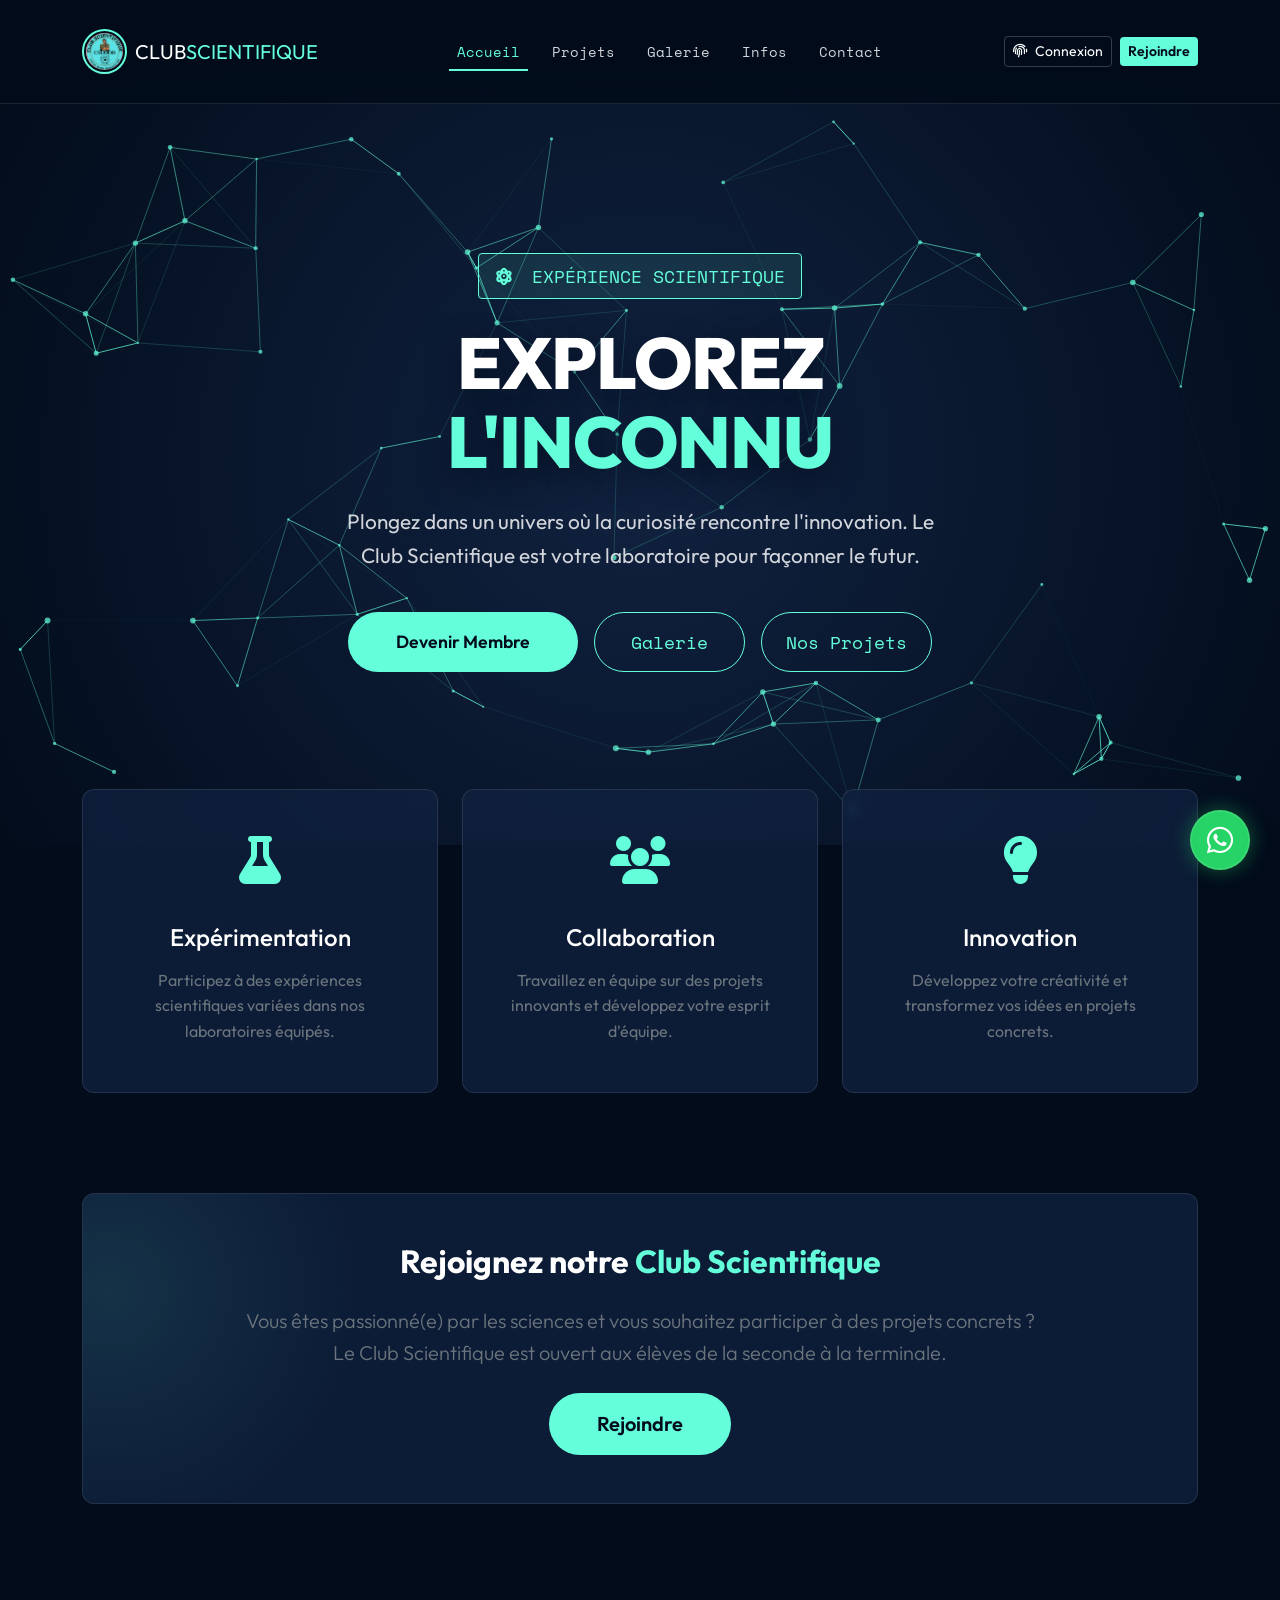
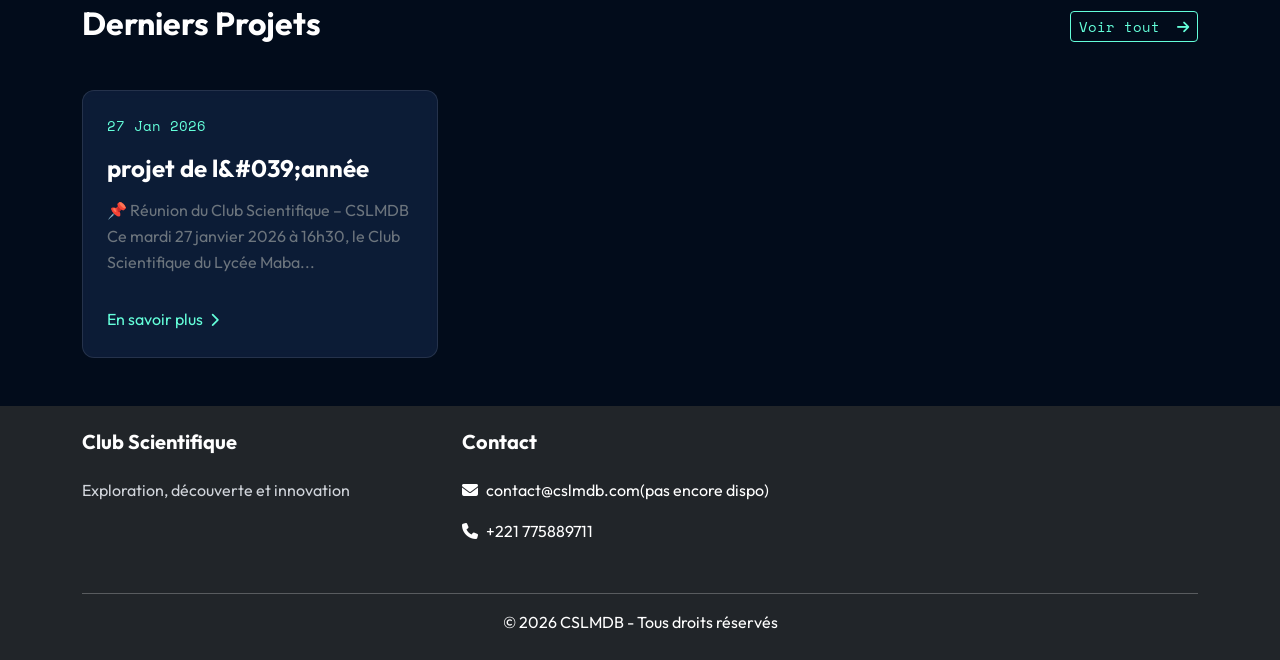
<file: index.html>
<!DOCTYPE html>
<html lang="fr">
<head>
    <meta charset="UTF-8">
    <meta name="viewport" content="width=device-width, initial-scale=1.0">
    <title>Club Scientifique - Accueil CSLMDB</title>
    
    <!-- Bootstrap CSS -->
    <link href="https://cdn.jsdelivr.net/npm/bootstrap@5.3.0/dist/css/bootstrap.min.css" rel="stylesheet">
    
    <!-- Font Awesome -->
    <link rel="stylesheet" href="https://cdnjs.cloudflare.com/ajax/libs/font-awesome/6.4.0/css/all.min.css">
    
    <!-- Google Fonts: Outfit (Titres modernes) & Space Mono (Tech/Code) -->
    <link href="https://fonts.googleapis.com/css2?family=Outfit:wght@300;400;600;800&family=Space+Mono:ital,wght@0,400;0,700;1,400&display=swap" rel="stylesheet">
    
    <!-- Custom Style Masterclass (Versionned to force refresh) -->
    <link rel="stylesheet" href="css/style.css?v=2">
    
    <!-- Fail-safe styles in case CSS fails to load -->
    <style>
        img { max-width: 100%; height: auto; }
        .logo-container img { max-height: 50px; }
        body { background-color: #020c1b; color: #ccd6f6; } /* Match theme */
    </style>
</head>
</head>
<body class="d-flex flex-column min-vh-100">

        
    <!-- Navbar Masterclass (Glassmorphism + Sticky) -->
    <header class="fixed-top header-glass">
        <nav class="navbar navbar-expand-lg navbar-dark">
            <div class="container">
                <a class="navbar-brand d-flex align-items-center gap-2 logotype" href="index.html">
                    <div class="logo-container">
                        <img src="logo.jpg" alt="Logo">
                    </div>
                    <span class="brand-text">CLUB<span class="text-accent">SCIENTIFIQUE</span></span>
                </a>
                
                <button class="navbar-toggler border-0" type="button" data-bs-toggle="collapse" data-bs-target="#navbarMain">
                    <span class="navbar-toggler-icon"></span>
                </button>
                
                <div class="collapse navbar-collapse" id="navbarMain">
                    <ul class="navbar-nav mx-auto mb-2 mb-lg-0 nav-pills-glass">
                        <li class="nav-item">
                            <a class="nav-link active" href="index.html">Accueil</a>
                        </li>
                        <li class="nav-item">
                            <a class="nav-link " href="projets.html">Projets</a>
                        </li>
                        <li class="nav-item">
                            <a class="nav-link " href="galerie.html">Galerie</a>
                        </li>
                        <li class="nav-item">
                            <a class="nav-link " href="informations.html">Infos</a>
                        </li>
                        <li class="nav-item">
                            <a class="nav-link " href="contact.html">Contact</a>
                        </li>
                    </ul>
                    
                    <div class="d-flex align-items-center gap-2">
                                                    <a href="connexion.html" class="btn btn-sm btn-glass-primary">
                                <i class="fas fa-fingerprint me-2"></i>Connexion
                            </a>
                            <a href="devenir-membre.html" class="btn btn-sm btn-accent">
                                Rejoindre
                            </a>
                                            </div>
                </div>
            </div>
        </nav>
    </header>
    <!-- Spacer pour éviter que le contenu ne soit caché par la navbar fixe -->
    <div style="height: 80px;"></div> 
    
    <main class="main-content flex-grow-1">
        
        

<!-- 1. HERO SECTION AVEC CANVAS 3D -->
<section id="hero-canvas-container">
    <canvas id="bg-canvas"></canvas>
    <div class="hero-content">
        <div class="hero-super-title text-mono">
            <i class="fas fa-atom fa-spin me-2"></i> EXPÉRIENCE SCIENTIFIQUE
        </div>
        <h1 class="hero-title">
            EXPLOREZ <br>
            <span class="text-accent">L'INCONNU</span>
        </h1>
        <p class="hero-subtitle">
            Plongez dans un univers où la curiosité rencontre l'innovation. 
            Le Club Scientifique est votre laboratoire pour façonner le futur.
        </p>
        <div class="d-flex justify-content-center gap-1 gap-md-3 flex-nowrap w-100 px-2">
            <a href="devenir-membre.html" class="btn btn-accent px-2 px-md-5 py-2 py-md-3 rounded-pill text-nowrap d-flex align-items-center justify-content-center" style="font-size: clamp(0.7rem, 2vw, 1.1rem); flex: 1.2;">
                Devenir Membre
            </a>
            <a href="galerie.html" class="btn btn-glass px-2 px-md-4 py-2 py-md-3 rounded-pill text-nowrap d-flex align-items-center justify-content-center" style="font-size: clamp(0.7rem, 2vw, 1.1rem); flex: 1;">
                Galerie
            </a>
            <a href="projets.html" class="btn btn-glass px-2 px-md-4 py-2 py-md-3 rounded-pill text-nowrap d-flex align-items-center justify-content-center" style="font-size: clamp(0.7rem, 2vw, 1.1rem); flex: 1;">
                Nos Projets
            </a>
        </div>
    </div>
</section>

<!-- 2. SECTION VALEURS (CARTES HOLOGRAPHIQUES) -->
<div class="container" style="margin-top: -80px; position: relative; z-index: 10;">
    <div class="row g-4">
        <div class="col-md-4">
            <div class="card-glass text-center h-100">
                <div class="card-icon">
                    <i class="fas fa-flask"></i>
                </div>
                <h3 class="card-title h4">Expérimentation</h3>
                <p class="text-secondary">
                    Participez à des expériences scientifiques variées dans nos laboratoires équipés.
                </p>
            </div>
        </div>
        <div class="col-md-4">
            <div class="card-glass text-center h-100">
                <div class="card-icon">
                    <i class="fas fa-users"></i>
                </div>
                <h3 class="card-title h4">Collaboration</h3>
                <p class="text-secondary">
                    Travaillez en équipe sur des projets innovants et développez votre esprit d'équipe.
                </p>
            </div>
        </div>
        <div class="col-md-4">
            <div class="card-glass text-center h-100">
                <div class="card-icon">
                    <i class="fas fa-lightbulb"></i>
                </div>
                <h3 class="card-title h4">Innovation</h3>
                <p class="text-secondary">
                    Développez votre créativité et transformez vos idées en projets concrets.
                </p>
            </div>
        </div>
    </div>
</div>

<!-- 3. SECTION REJOINDRE (Rétablie) -->
<section class="section-padding" style="margin-top: 100px;">
    <div class="container">
        <div class="card-glass p-5 text-center position-relative overflow-hidden">
            <!-- Déco fond -->
            <div style="position: absolute; top: -50%; left: -20%; width: 500px; height: 500px; background: radial-gradient(circle, rgba(100,255,218,0.1) 0%, transparent 70%); border-radius: 50%; pointer-events: none;"></div>
            
            <div class="position-relative z-index-1">
                <h2 class="mb-4">Rejoignez notre <span class="text-accent">Club Scientifique</span></h2>
                <p class="lead text-secondary mb-4" style="max-width: 800px; margin: 0 auto;">
                    Vous êtes passionné(e) par les sciences et vous souhaitez participer à des projets concrets ?<br>
                    Le Club Scientifique est ouvert aux élèves de la seconde à la terminale.
                </p>
                <a href="devenir-membre.html" class="btn btn-accent btn-lg px-5 py-3 rounded-pill">
                    Rejoindre
                </a>
            </div>
        </div>
    </div>
</section>

<!-- 4. DERNIERS PROJETS (GRID MODERNE) -->
<section class="container mb-5" style="margin-top: 100px;">
    <div class="d-flex justify-content-between align-items-end mb-5">
        <div>
            <h2 class="mb-0">Derniers Projets</h2>
        </div>
        <a href="projets.html" class="btn btn-sm btn-glass">Voir tout <i class="fas fa-arrow-right ms-2"></i></a>
    </div>

            <div class="row g-4">
                            <div class="col-md-4">
                    <div class="card-glass h-100 p-0 overflow-hidden group-hover-effect">
                        <div class="card-body p-4 d-flex flex-column">
                            <div class="text-accent mb-3 text-mono small">
                                27 Jan 2026                            </div>
                            <h4 class="card-title">projet de l&amp;#039;année</h4>
                            <p class="text-secondary flex-grow-1">
                                📌 Réunion du Club Scientifique – CSLMDB
Ce mardi 27 janvier 2026 à 16h30, le Club Scientifique du Lycée Maba...                            </p>
                            <a href="projets.html?id=2" class="text-accent mt-3 d-inline-block">
                                En savoir plus <i class="fas fa-chevron-right small ms-1"></i>
                            </a>
                        </div>
                    </div>
                </div>
                    </div>
    </section>

    </main>
    <footer class="bg-dark text-white py-4 mt-auto">
        <div class="container">
            <div class="row">
                <div class="col-md-4 mb-3">
                    <h5>Club Scientifique</h5>
                    <p class="text-muted">Exploration, découverte et innovation</p>
                </div>
                <div class="col-md-4 mb-3">
                    <h5>Contact</h5>
                    <p><i class="fas fa-envelope me-2"></i>contact@cslmdb.com(pas encore dispo)</p>
                    <p><i class="fas fa-phone me-2"></i>+221 775889711</p>
                </div>
            </div>
            <hr>
            <div class="text-center">
                <p class="mb-0">&copy; 2026 CSLMDB - Tous droits réservés</p>
            </div>
        </div>
    </footer>
    
    <!-- WhatsApp Floating Button -->
    <a href="https://chat.whatsapp.com/BSFSXUpOibU4TiYzw2WKTN" class="whatsapp-btn" target="_blank" title="Rejoindre le groupe WhatsApp">
        <div class="whatsapp-pulse"></div>
        <i class="fab fa-whatsapp"></i>
    </a>

    <!-- Bootstrap Bundle with Popper -->
    <script src="https://cdn.jsdelivr.net/npm/bootstrap@5.3.0/dist/js/bootstrap.bundle.min.js"></script>
    <!-- Script JavaScript principal -->
    <script src="js/script.js?v=2"></script>

    
</body>
</html>

<!-- SCRIPTS MASTERCLASS -->

<!-- 1. Swiper JS -->
<script src="https://cdn.jsdelivr.net/npm/swiper@11/swiper-bundle.min.js"></script>
<!-- 2. Fancybox -->
<script src="https://cdn.jsdelivr.net/npm/@fancyapps/ui@5.0/dist/fancybox/fancybox.umd.js"></script>

<script>
    // --- A. INITIALISATION SWIPER STANDARD (2D) ---
    const swiper = new Swiper('.swiper-3d-container', {
        slidesPerView: 1,
        spaceBetween: 20,
        loop: true,
        grabCursor: true,
        pagination: {
            el: '.swiper-pagination',
            clickable: true,
        },
        navigation: {
            nextEl: '.swiper-button-next',
            prevEl: '.swiper-button-prev',
        },
        autoplay: {
            delay: 3000,
            disableOnInteraction: false,
        },
        breakpoints: {
            640: {
                slidesPerView: 2,
                spaceBetween: 20,
            },
            768: {
                slidesPerView: 3,
                spaceBetween: 30,
            },
            1024: {
                slidesPerView: 3,
                spaceBetween: 30,
            },
        },
    });

    // --- B. INITIALISATION FANCYBOX ---
    Fancybox.bind("[data-fancybox]", {
        // Options Fancybox
    });

    // --- C. MOUSE GLOW EFFECT SUR LES CARTES ---
    document.querySelectorAll('.card-glass').forEach(card => {
        card.addEventListener('mousemove', e => {
            const rect = card.getBoundingClientRect();
            const x = e.clientX - rect.left;
            const y = e.clientY - rect.top;
            card.style.setProperty('--mouse-x', `${x}px`);
            card.style.setProperty('--mouse-y', `${y}px`);
        });
    });

    // --- D. CANVAS CONSTELLATION SCRIPT ---
    const canvas = document.getElementById('bg-canvas');
    const ctx = canvas.getContext('2d');
    let width, height;
    let particles = [];

    // Configuration
    const particleCount = 70; // Nombre de points
    const connectionDistance = 150;
    const mouseDistance = 200;

    function resize() {
        width = canvas.width = window.innerWidth;
        height = canvas.height = document.getElementById('hero-canvas-container').offsetHeight;
    }

    class Particle {
        constructor() {
            this.x = Math.random() * width;
            this.y = Math.random() * height;
            this.vx = (Math.random() - 0.5) * 1.5; // Vitesse lente
            this.vy = (Math.random() - 0.5) * 1.5;
            this.size = Math.random() * 2 + 1;
        }

        update() {
            this.x += this.vx;
            this.y += this.vy;

            // Rebondir sur les bords
            if (this.x < 0 || this.x > width) this.vx *= -1;
            if (this.y < 0 || this.y > height) this.vy *= -1;
        }

        draw() {
            ctx.fillStyle = 'rgba(100, 255, 218, 0.7)'; // Cyan
            ctx.beginPath();
            ctx.arc(this.x, this.y, this.size, 0, Math.PI * 2);
            ctx.fill();
        }
    }

    function initparticles() {
        particles = [];
        for (let i = 0; i < particleCount; i++) {
            particles.push(new Particle());
        }
    }

    // Souris interactive
    let mouse = { x: null, y: null };
    window.addEventListener('mousemove', e => {
        const rect = canvas.getBoundingClientRect();
        mouse.x = e.clientX - rect.left;
        mouse.y = e.clientY - rect.top;
    });
    window.addEventListener('mouseleave', () => { mouse.x = null; mouse.y = null; });

    function animate() {
        ctx.clearRect(0, 0, width, height);

        // Dessiner les particules
        particles.forEach(p => {
            p.update();
            p.draw();
        });

        // Dessiner les lignes
        for (let i = 0; i < particles.length; i++) {
            for (let j = i + 1; j < particles.length; j++) {
                const dx = particles[i].x - particles[j].x;
                const dy = particles[i].y - particles[j].y;
                const distance = Math.sqrt(dx * dx + dy * dy);

                if (distance < connectionDistance) {
                    ctx.strokeStyle = `rgba(100, 255, 218, ${1 - distance / connectionDistance})`;
                    ctx.lineWidth = 1;
                    ctx.beginPath();
                    ctx.moveTo(particles[i].x, particles[i].y);
                    ctx.lineTo(particles[j].x, particles[j].y);
                    ctx.stroke();
                }
            }
            
            // Connexion Souris
            if (mouse.x != null) {
                const dx = particles[i].x - mouse.x;
                const dy = particles[i].y - mouse.y;
                const distance = Math.sqrt(dx * dx + dy * dy);
                 if (distance < mouseDistance) {
                    ctx.strokeStyle = `rgba(87, 203, 255, ${1 - distance / mouseDistance})`; // Bleu plus clair vers la souris
                    ctx.lineWidth = 1.5;
                    ctx.beginPath();
                    ctx.moveTo(particles[i].x, particles[i].y);
                    ctx.lineTo(mouse.x, mouse.y);
                    ctx.stroke();
                }
            }
        }

        requestAnimationFrame(animate);
    }

    window.addEventListener('resize', () => {
        resize();
        initparticles();
    });

    // Start
    resize();
    initparticles();
    animate();

</script>
</file>
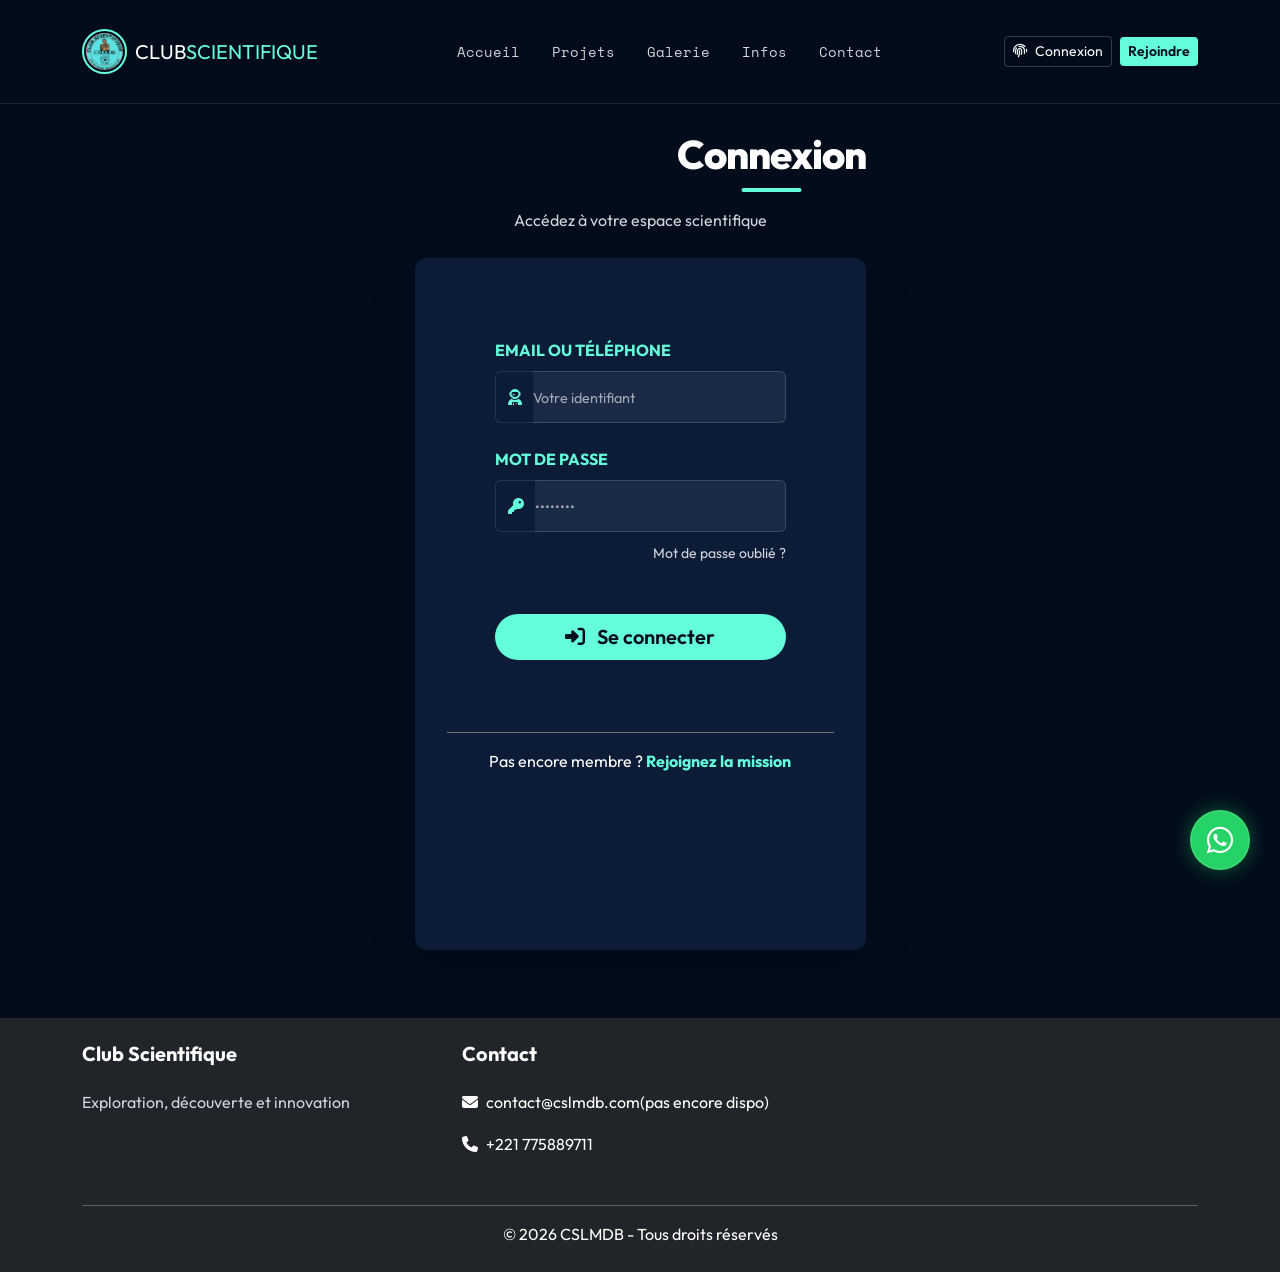
<file: connexion.html>
<!DOCTYPE html>
<html lang="fr">
<head>
    <meta charset="UTF-8">
    <meta name="viewport" content="width=device-width, initial-scale=1.0">
    <title>Club Scientifique - Connexion</title>
    
    <!-- Bootstrap CSS -->
    <link href="https://cdn.jsdelivr.net/npm/bootstrap@5.3.0/dist/css/bootstrap.min.css" rel="stylesheet">
    
    <!-- Font Awesome -->
    <link rel="stylesheet" href="https://cdnjs.cloudflare.com/ajax/libs/font-awesome/6.4.0/css/all.min.css">
    
    <!-- Google Fonts: Outfit (Titres modernes) & Space Mono (Tech/Code) -->
    <link href="https://fonts.googleapis.com/css2?family=Outfit:wght@300;400;600;800&family=Space+Mono:ital,wght@0,400;0,700;1,400&display=swap" rel="stylesheet">
    
    <!-- Custom Style Masterclass (Versionned to force refresh) -->
    <link rel="stylesheet" href="css/style.css?v=2">
    
    <!-- Fail-safe styles in case CSS fails to load -->
    <style>
        img { max-width: 100%; height: auto; }
        .logo-container img { max-height: 50px; }
        body { background-color: #020c1b; color: #ccd6f6; } /* Match theme */
    </style>
</head>
</head>
<body class="d-flex flex-column min-vh-100">

        
    <!-- Navbar Masterclass (Glassmorphism + Sticky) -->
    <header class="fixed-top header-glass">
        <nav class="navbar navbar-expand-lg navbar-dark">
            <div class="container">
                <a class="navbar-brand d-flex align-items-center gap-2 logotype" href="index.html">
                    <div class="logo-container">
                        <img src="logo.jpg" alt="Logo">
                    </div>
                    <span class="brand-text">CLUB<span class="text-accent">SCIENTIFIQUE</span></span>
                </a>
                
                <button class="navbar-toggler border-0" type="button" data-bs-toggle="collapse" data-bs-target="#navbarMain">
                    <span class="navbar-toggler-icon"></span>
                </button>
                
                <div class="collapse navbar-collapse" id="navbarMain">
                    <ul class="navbar-nav mx-auto mb-2 mb-lg-0 nav-pills-glass">
                        <li class="nav-item">
                            <a class="nav-link " href="index.html">Accueil</a>
                        </li>
                        <li class="nav-item">
                            <a class="nav-link " href="projets.html">Projets</a>
                        </li>
                        <li class="nav-item">
                            <a class="nav-link " href="galerie.html">Galerie</a>
                        </li>
                        <li class="nav-item">
                            <a class="nav-link " href="informations.html">Infos</a>
                        </li>
                        <li class="nav-item">
                            <a class="nav-link " href="contact.html">Contact</a>
                        </li>
                    </ul>
                    
                    <div class="d-flex align-items-center gap-2">
                                                    <a href="connexion.html" class="btn btn-sm btn-glass-primary">
                                <i class="fas fa-fingerprint me-2"></i>Connexion
                            </a>
                            <a href="devenir-membre.html" class="btn btn-sm btn-accent">
                                Rejoindre
                            </a>
                                            </div>
                </div>
            </div>
        </nav>
    </header>
    <!-- Spacer pour éviter que le contenu ne soit caché par la navbar fixe -->
    <div style="height: 80px;"></div> 
    
    <main class="main-content flex-grow-1">
        
        

<div class="container">
    <div class="row justify-content-center mb-5 pb-5" style="margin-top: 50px;">
    <div class="col-lg-5 col-md-7">
        <div class="text-center mb-4">
            <h1 class="page-title-glass mb-3">Connexion</h1>
            <p class="text-muted">Accédez à votre espace scientifique</p>
        </div>

        <div class="card-glass shadow-lg border-0 overflow-hidden">
            <div class="card-body p-4 p-md-5">
                                
                                
                <form method="post" action="https://cslmdb.up.railway.app/connexion.php">
                    <div class="mb-4">
                        <label for="identifiant" class="form-label text-accent text-uppercase fw-bold">Email ou Téléphone</label>
                        <div class="input-group">
                            <span class="input-group-text bg-transparent border-end-0 text-accent" style="border-color: rgba(255,255,255,0.1);">
                                <i class="fas fa-user-astronaut"></i>
                            </span>
                            <input type="text" class="form-control form-control-glass border-start-0 ps-0" id="identifiant" name="identifiant" required placeholder="Votre identifiant">
                        </div>
                    </div>
                    
                    <div class="mb-5">
                        <label for="mot_de_passe" class="form-label text-accent text-uppercase fw-bold">Mot de passe</label>
                        <div class="input-group">
                            <span class="input-group-text bg-transparent border-end-0 text-accent" style="border-color: rgba(255,255,255,0.1);">
                                <i class="fas fa-key"></i>
                            </span>
                            <input type="password" class="form-control form-control-glass border-start-0 ps-0" id="mot_de_passe" name="mot_de_passe" required placeholder="••••••••">
                        </div>
                        <div class="text-end mt-2">
                           <a href="mot-de-passe-oublie.html" class="small text-muted text-decoration-none">Mot de passe oublié ?</a>
                        </div>
                    </div>
                    
                    <div class="d-grid mb-4">
                        <button type="submit" class="btn btn-accent btn-lg rounded-pill">
                            <i class="fas fa-sign-in-alt me-2"></i> Se connecter
                        </button>
                    </div>
                </form>
            </div>
            <div class="card-footer bg-transparent border-top border-secondary text-center py-3">
                <p class="mb-0 text-white">Pas encore membre ? <a href="devenir-membre.html" class="text-accent fw-bold text-decoration-none">Rejoignez la mission</a></p>
            </div>
        </div>
    </div>
</div>

<!-- Spacer pour garantir que le footer ne monte pas sur le contenu sur petit écran -->
<div style="height: 100px;"></div>

    </main>
    <footer class="bg-dark text-white py-4 mt-auto">
        <div class="container">
            <div class="row">
                <div class="col-md-4 mb-3">
                    <h5>Club Scientifique</h5>
                    <p class="text-muted">Exploration, découverte et innovation</p>
                </div>
                <div class="col-md-4 mb-3">
                    <h5>Contact</h5>
                    <p><i class="fas fa-envelope me-2"></i>contact@cslmdb.com(pas encore dispo)</p>
                    <p><i class="fas fa-phone me-2"></i>+221 775889711</p>
                </div>
            </div>
            <hr>
            <div class="text-center">
                <p class="mb-0">&copy; 2026 CSLMDB - Tous droits réservés</p>
            </div>
        </div>
    </footer>
    
    <!-- WhatsApp Floating Button -->
    <a href="https://chat.whatsapp.com/BSFSXUpOibU4TiYzw2WKTN" class="whatsapp-btn" target="_blank" title="Rejoindre le groupe WhatsApp">
        <div class="whatsapp-pulse"></div>
        <i class="fab fa-whatsapp"></i>
    </a>

    <!-- Bootstrap Bundle with Popper -->
    <script src="https://cdn.jsdelivr.net/npm/bootstrap@5.3.0/dist/js/bootstrap.bundle.min.js"></script>
    <!-- Script JavaScript principal -->
    <script src="js/script.js?v=2"></script>

    
</body>
</html>
</file>
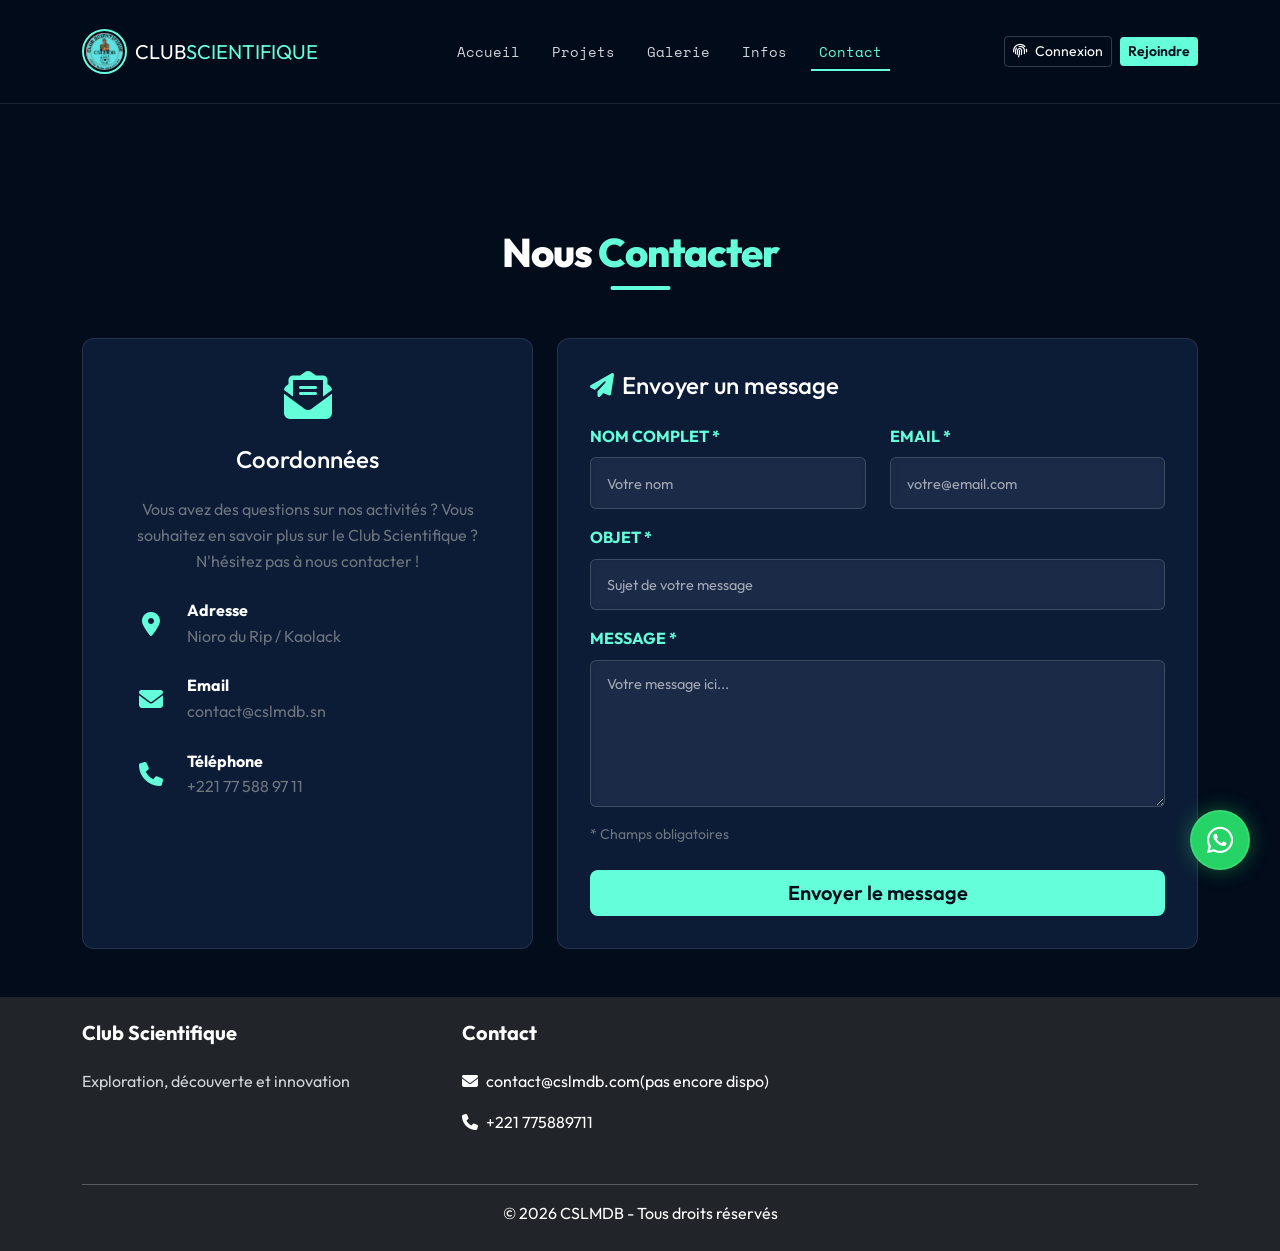
<file: contact.html>
<!DOCTYPE html>
<html lang="fr">
<head>
    <meta charset="UTF-8">
    <meta name="viewport" content="width=device-width, initial-scale=1.0">
    <title>Club Scientifique - Contact</title>
    
    <!-- Bootstrap CSS -->
    <link href="https://cdn.jsdelivr.net/npm/bootstrap@5.3.0/dist/css/bootstrap.min.css" rel="stylesheet">
    
    <!-- Font Awesome -->
    <link rel="stylesheet" href="https://cdnjs.cloudflare.com/ajax/libs/font-awesome/6.4.0/css/all.min.css">
    
    <!-- Google Fonts: Outfit (Titres modernes) & Space Mono (Tech/Code) -->
    <link href="https://fonts.googleapis.com/css2?family=Outfit:wght@300;400;600;800&family=Space+Mono:ital,wght@0,400;0,700;1,400&display=swap" rel="stylesheet">
    
    <!-- Custom Style Masterclass (Versionned to force refresh) -->
    <link rel="stylesheet" href="css/style.css?v=2">
    
    <!-- Fail-safe styles in case CSS fails to load -->
    <style>
        img { max-width: 100%; height: auto; }
        .logo-container img { max-height: 50px; }
        body { background-color: #020c1b; color: #ccd6f6; } /* Match theme */
    </style>
</head>
</head>
<body class="d-flex flex-column min-vh-100">

        
    <!-- Navbar Masterclass (Glassmorphism + Sticky) -->
    <header class="fixed-top header-glass">
        <nav class="navbar navbar-expand-lg navbar-dark">
            <div class="container">
                <a class="navbar-brand d-flex align-items-center gap-2 logotype" href="index.html">
                    <div class="logo-container">
                        <img src="logo.jpg" alt="Logo">
                    </div>
                    <span class="brand-text">CLUB<span class="text-accent">SCIENTIFIQUE</span></span>
                </a>
                
                <button class="navbar-toggler border-0" type="button" data-bs-toggle="collapse" data-bs-target="#navbarMain">
                    <span class="navbar-toggler-icon"></span>
                </button>
                
                <div class="collapse navbar-collapse" id="navbarMain">
                    <ul class="navbar-nav mx-auto mb-2 mb-lg-0 nav-pills-glass">
                        <li class="nav-item">
                            <a class="nav-link " href="index.html">Accueil</a>
                        </li>
                        <li class="nav-item">
                            <a class="nav-link " href="projets.html">Projets</a>
                        </li>
                        <li class="nav-item">
                            <a class="nav-link " href="galerie.html">Galerie</a>
                        </li>
                        <li class="nav-item">
                            <a class="nav-link " href="informations.html">Infos</a>
                        </li>
                        <li class="nav-item">
                            <a class="nav-link active" href="contact.html">Contact</a>
                        </li>
                    </ul>
                    
                    <div class="d-flex align-items-center gap-2">
                                                    <a href="connexion.html" class="btn btn-sm btn-glass-primary">
                                <i class="fas fa-fingerprint me-2"></i>Connexion
                            </a>
                            <a href="devenir-membre.html" class="btn btn-sm btn-accent">
                                Rejoindre
                            </a>
                                            </div>
                </div>
            </div>
        </nav>
    </header>
    <!-- Spacer pour éviter que le contenu ne soit caché par la navbar fixe -->
    <div style="height: 80px;"></div> 
    
    <main class="main-content flex-grow-1">
        
        

<div class="container py-5" style="margin-top: 100px;">
    <h1 class="page-title-glass mb-5">Nous <span class="text-accent">Contacter</span></h1>

    <div class="row justify-content-center g-4">
        <div class="col-lg-5">
            <div class="card-glass h-100">
                <div class="mb-4 text-center">
                     <i class="fas fa-envelope-open-text text-accent" style="font-size: 3rem;"></i>
                </div>
                <h3 class="h4 text-white mb-4 text-center">Coordonnées</h3>
                <p class="text-secondary mb-4 text-center">Vous avez des questions sur nos activités ? Vous souhaitez en savoir plus sur le Club Scientifique ? N'hésitez pas à nous contacter !</p>
                
                <ul class="list-unstyled mb-0 px-3">
                    <li class="mb-4 d-flex align-items-center">
                        <div class="me-3 text-accent" style="font-size: 1.5rem; width: 40px; text-align: center;"><i class="fas fa-map-marker-alt"></i></div>
                        <div>
                            <strong class="text-white d-block">Adresse</strong>
                            <span class="text-secondary">Nioro du Rip / Kaolack</span>
                        </div>
                    </li>
                    <li class="mb-4 d-flex align-items-center">
                        <div class="me-3 text-accent" style="font-size: 1.5rem; width: 40px; text-align: center;"><i class="fas fa-envelope"></i></div>
                        <div>
                            <strong class="text-white d-block">Email</strong>
                            <span class="text-secondary">contact@cslmdb.sn</span>
                        </div>
                    </li>
                    <li class="d-flex align-items-center">
                        <div class="me-3 text-accent" style="font-size: 1.5rem; width: 40px; text-align: center;"><i class="fas fa-phone"></i></div>
                        <div>
                            <strong class="text-white d-block">Téléphone</strong>
                            <span class="text-secondary">+221 77 588 97 11</span>
                        </div>
                    </li>
                </ul>
            </div>
        </div>
        
        <div class="col-lg-7">
            <div class="card-glass h-100">
                <h3 class="h4 text-white mb-4"><i class="fas fa-paper-plane me-2 text-accent"></i>Envoyer un message</h3>
                
                                
                <form method="post" action="https://cslmdb.up.railway.app/contact.php">
                    <div class="row">
                        <div class="col-md-6 mb-3">
                            <label for="nom" class="form-label text-accent text-uppercase fw-bold">Nom complet *</label>
                            <input type="text" class="form-control form-control-glass " id="nom" name="nom" value="" required placeholder="Votre nom">
                            <div class="invalid-feedback">
                                                            </div>
                        </div>
                        <div class="col-md-6 mb-3">
                            <label for="email" class="form-label text-accent text-uppercase fw-bold">Email *</label>
                            <input type="email" class="form-control form-control-glass " id="email" name="email" value="" required placeholder="votre@email.com">
                            <div class="invalid-feedback">
                                                            </div>
                        </div>
                    </div>
                    <div class="mb-3">
                        <label for="objet" class="form-label text-accent text-uppercase fw-bold">Objet *</label>
                        <input type="text" class="form-control form-control-glass " id="objet" name="objet" value="" required placeholder="Sujet de votre message">
                        <div class="invalid-feedback">
                                                    </div>
                    </div>
                    <div class="mb-3">
                        <label for="message" class="form-label text-accent text-uppercase fw-bold">Message *</label>
                        <textarea class="form-control form-control-glass " id="message" name="message" rows="5" required placeholder="Votre message ici..."></textarea>
                        <div class="invalid-feedback">
                                                    </div>
                    </div>
                    <p class="text-secondary small mb-4">* Champs obligatoires</p>
                    <div class="d-grid">
                        <button type="submit" class="btn btn-accent btn-lg">Envoyer le message</button>
                    </div>
                </form>
            </div>
        </div>
    </div>
</div>

    </main>
    <footer class="bg-dark text-white py-4 mt-auto">
        <div class="container">
            <div class="row">
                <div class="col-md-4 mb-3">
                    <h5>Club Scientifique</h5>
                    <p class="text-muted">Exploration, découverte et innovation</p>
                </div>
                <div class="col-md-4 mb-3">
                    <h5>Contact</h5>
                    <p><i class="fas fa-envelope me-2"></i>contact@cslmdb.com(pas encore dispo)</p>
                    <p><i class="fas fa-phone me-2"></i>+221 775889711</p>
                </div>
            </div>
            <hr>
            <div class="text-center">
                <p class="mb-0">&copy; 2026 CSLMDB - Tous droits réservés</p>
            </div>
        </div>
    </footer>
    
    <!-- WhatsApp Floating Button -->
    <a href="https://chat.whatsapp.com/BSFSXUpOibU4TiYzw2WKTN" class="whatsapp-btn" target="_blank" title="Rejoindre le groupe WhatsApp">
        <div class="whatsapp-pulse"></div>
        <i class="fab fa-whatsapp"></i>
    </a>

    <!-- Bootstrap Bundle with Popper -->
    <script src="https://cdn.jsdelivr.net/npm/bootstrap@5.3.0/dist/js/bootstrap.bundle.min.js"></script>
    <!-- Script JavaScript principal -->
    <script src="js/script.js?v=2"></script>

    
</body>
</html>
</file>
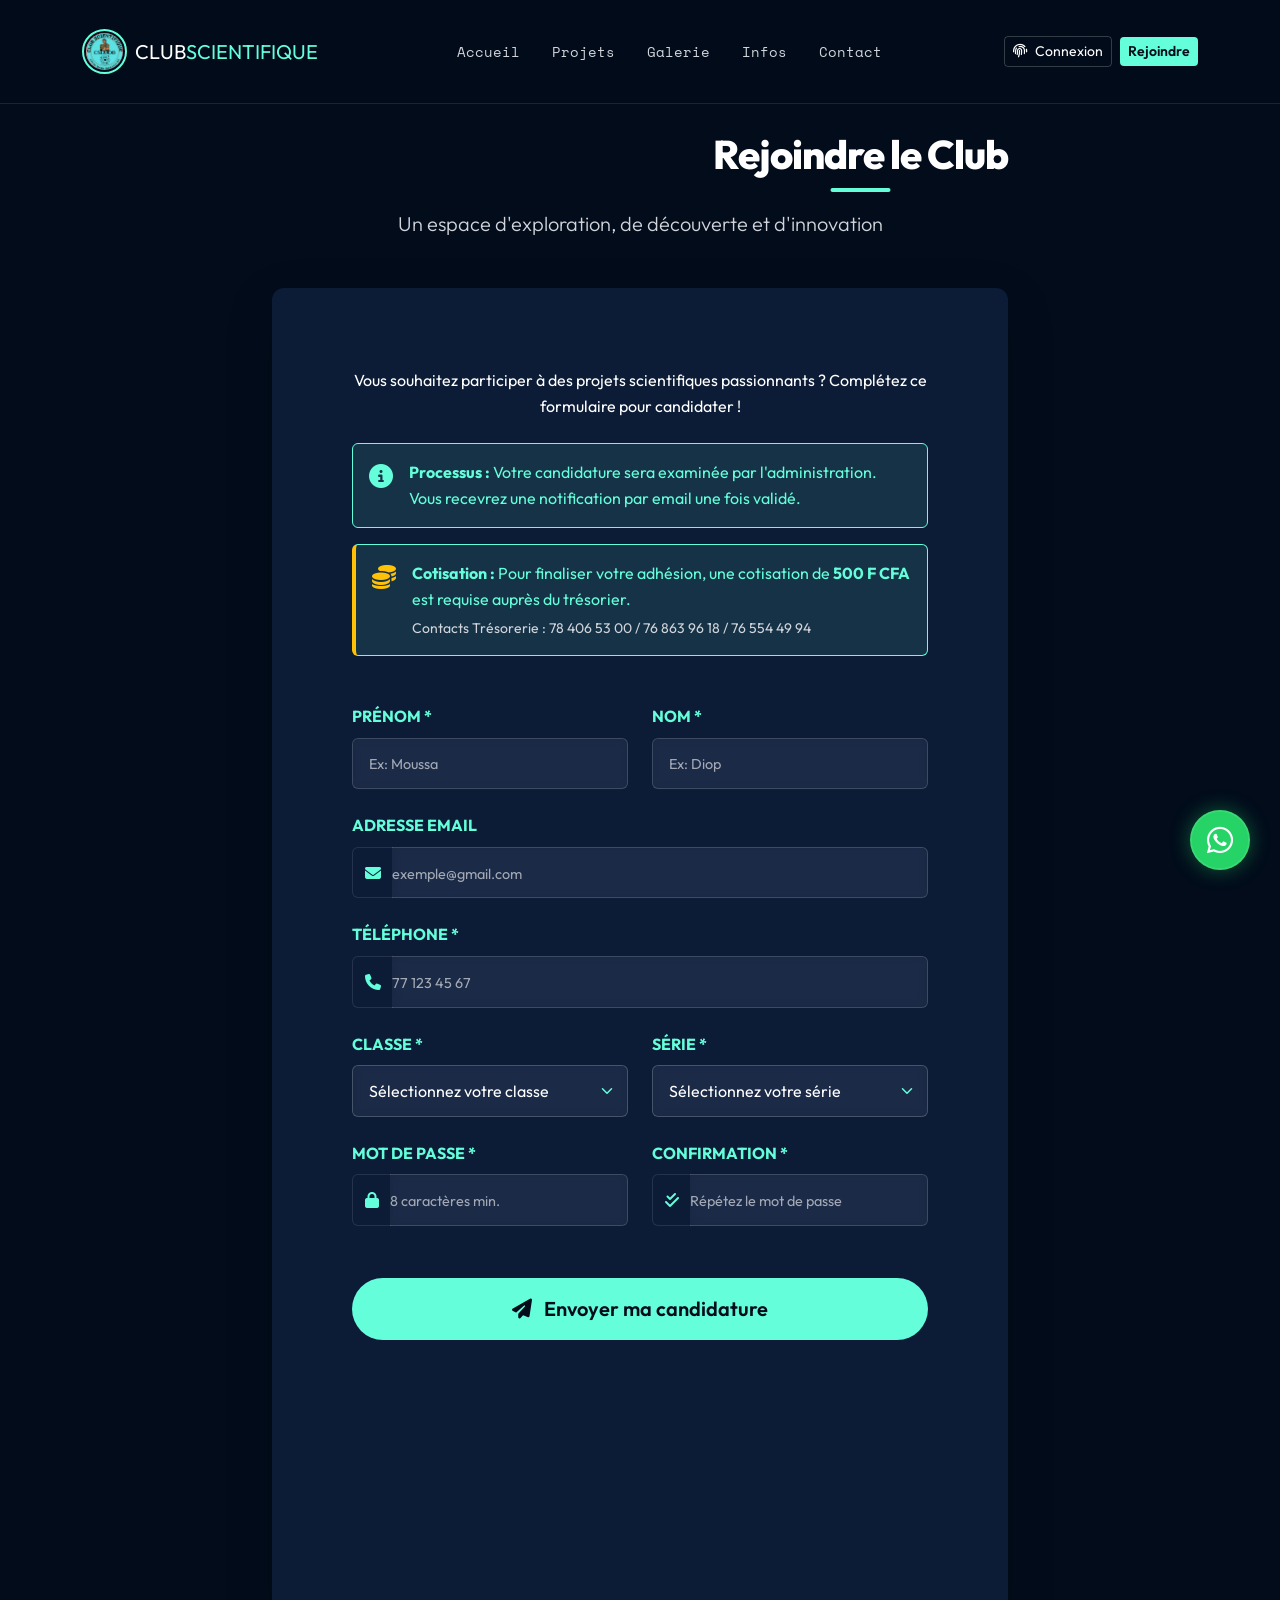
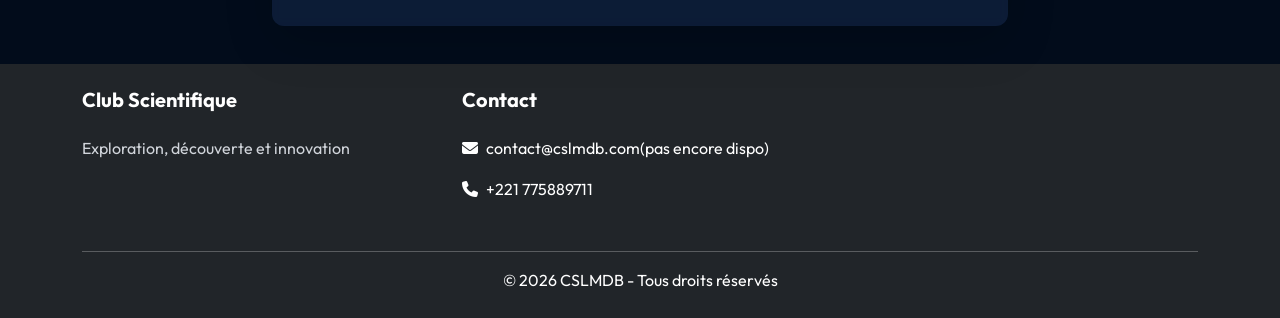
<file: devenir-membre.html>
<!DOCTYPE html>
<html lang="fr">
<head>
    <meta charset="UTF-8">
    <meta name="viewport" content="width=device-width, initial-scale=1.0">
    <title>Club Scientifique - Devenir membre</title>
    
    <!-- Bootstrap CSS -->
    <link href="https://cdn.jsdelivr.net/npm/bootstrap@5.3.0/dist/css/bootstrap.min.css" rel="stylesheet">
    
    <!-- Font Awesome -->
    <link rel="stylesheet" href="https://cdnjs.cloudflare.com/ajax/libs/font-awesome/6.4.0/css/all.min.css">
    
    <!-- Google Fonts: Outfit (Titres modernes) & Space Mono (Tech/Code) -->
    <link href="https://fonts.googleapis.com/css2?family=Outfit:wght@300;400;600;800&family=Space+Mono:ital,wght@0,400;0,700;1,400&display=swap" rel="stylesheet">
    
    <!-- Custom Style Masterclass (Versionned to force refresh) -->
    <link rel="stylesheet" href="css/style.css?v=2">
    
    <!-- Fail-safe styles in case CSS fails to load -->
    <style>
        img { max-width: 100%; height: auto; }
        .logo-container img { max-height: 50px; }
        body { background-color: #020c1b; color: #ccd6f6; } /* Match theme */
    </style>
</head>
</head>
<body class="d-flex flex-column min-vh-100">

        
    <!-- Navbar Masterclass (Glassmorphism + Sticky) -->
    <header class="fixed-top header-glass">
        <nav class="navbar navbar-expand-lg navbar-dark">
            <div class="container">
                <a class="navbar-brand d-flex align-items-center gap-2 logotype" href="index.html">
                    <div class="logo-container">
                        <img src="logo.jpg" alt="Logo">
                    </div>
                    <span class="brand-text">CLUB<span class="text-accent">SCIENTIFIQUE</span></span>
                </a>
                
                <button class="navbar-toggler border-0" type="button" data-bs-toggle="collapse" data-bs-target="#navbarMain">
                    <span class="navbar-toggler-icon"></span>
                </button>
                
                <div class="collapse navbar-collapse" id="navbarMain">
                    <ul class="navbar-nav mx-auto mb-2 mb-lg-0 nav-pills-glass">
                        <li class="nav-item">
                            <a class="nav-link " href="index.html">Accueil</a>
                        </li>
                        <li class="nav-item">
                            <a class="nav-link " href="projets.html">Projets</a>
                        </li>
                        <li class="nav-item">
                            <a class="nav-link " href="galerie.html">Galerie</a>
                        </li>
                        <li class="nav-item">
                            <a class="nav-link " href="informations.html">Infos</a>
                        </li>
                        <li class="nav-item">
                            <a class="nav-link " href="contact.html">Contact</a>
                        </li>
                    </ul>
                    
                    <div class="d-flex align-items-center gap-2">
                                                    <a href="connexion.html" class="btn btn-sm btn-glass-primary">
                                <i class="fas fa-fingerprint me-2"></i>Connexion
                            </a>
                            <a href="devenir-membre.html" class="btn btn-sm btn-accent">
                                Rejoindre
                            </a>
                                            </div>
                </div>
            </div>
        </nav>
    </header>
    <!-- Spacer pour éviter que le contenu ne soit caché par la navbar fixe -->
    <div style="height: 80px;"></div> 
    
    <main class="main-content flex-grow-1">
        
        

<div class="container">
    <div class="row justify-content-center mb-5 pb-5" style="margin-top: 50px;">
    <div class="col-lg-8">
        <div class="text-center mb-5">
            <h1 class="page-title-glass mb-3">Rejoindre le Club</h1>
            <p class="text-muted lead">Un espace d'exploration, de découverte et d'innovation</p>
        </div>

        <div class="card-glass shadow-lg border-0 overflow-hidden mb-5">
            <div class="card-body p-4 p-md-5">
                <div class="mb-5 text-center">  
                    <p class="text-white mb-4">Vous souhaitez participer à des projets scientifiques passionnants ? Complétez ce formulaire pour candidater !</p>
                    
                    <div class="alert glass-alert text-start mb-3">
                        <div class="d-flex">
                            <i class="fas fa-info-circle fs-4 me-3 mt-1 text-accent"></i>
                            <div>
                                <strong>Processus :</strong> Votre candidature sera examinée par l'administration. Vous recevrez une notification par email une fois validé.
                            </div>
                        </div>
                    </div>
                    
                    <div class="alert glass-alert text-start" style="border-left: 4px solid #ffc107;">
                        <div class="d-flex">
                            <i class="fas fa-coins fs-4 me-3 mt-1 text-warning"></i>
                            <div>
                                <strong>Cotisation :</strong> Pour finaliser votre adhésion, une cotisation de <strong>500 F CFA</strong> est requise auprès du trésorier.<br>
                                <span class="small text-muted mt-1 d-block">Contacts Trésorerie : 78 406 53 00 / 76 863 96 18 / 76 554 49 94</span>
                            </div>
                        </div>
                    </div>
                </div>
                
                                
                <form method="post" action="https://cslmdb.up.railway.app/devenir-membre.php" id="formulaire-membre">
                    <div class="row">
                        <div class="col-md-6 mb-4">
                            <label for="prenom" class="form-label text-accent text-uppercase fw-bold">Prénom *</label>
                            <input type="text" class="form-control form-control-glass" id="prenom" name="prenom" value="" required placeholder="Ex: Moussa">
                            <div class="invalid-feedback">
                                                            </div>
                        </div>
                        
                        <div class="col-md-6 mb-4">
                            <label for="nom" class="form-label text-accent text-uppercase fw-bold">Nom *</label>
                            <input type="text" class="form-control form-control-glass" id="nom" name="nom" value="" required placeholder="Ex: Diop">
                            <div class="invalid-feedback">
                                                            </div>
                        </div>
                    </div>
                    
                    <div class="mb-4">
                        <label for="email" class="form-label text-accent text-uppercase fw-bold">Adresse email</label>
                        <div class="input-group">
                            <span class="input-group-text bg-transparent border-end-0 text-accent" style="border-color: rgba(255,255,255,0.1);"><i class="fas fa-envelope"></i></span>
                            <input type="email" class="form-control form-control-glass border-start-0 ps-0 " id="email" name="email" value="" placeholder="exemple@gmail.com">
                        </div>
                        <div class="invalid-feedback d-block">
                                                    </div>
                    </div>
                    
                    <div class="mb-4">
                        <label for="telephone" class="form-label text-accent text-uppercase fw-bold">Téléphone *</label>
                        <div class="input-group">
                            <span class="input-group-text bg-transparent border-end-0 text-accent" style="border-color: rgba(255,255,255,0.1);"><i class="fas fa-phone"></i></span>
                            <input type="tel" class="form-control form-control-glass border-start-0 ps-0 " id="telephone" name="telephone" value="" placeholder="77 123 45 67" required>
                        </div>
                        <div class="invalid-feedback d-block">
                                                    </div>
                    </div>
                    
                    <div class="row">
                        <div class="col-md-6 mb-4">
                            <label for="classe" class="form-label text-accent text-uppercase fw-bold">Classe *</label>
                            <select class="form-select form-control-glass " id="classe" name="classe" required>
                                <option value="" selected class="bg-dark">Sélectionnez votre classe</option>
                                <option value="Seconde"  class="bg-dark">Seconde</option>
                                <option value="Première"  class="bg-dark">Première</option>
                                <option value="Terminal"  class="bg-dark">Terminale</option>
                                <option value="Supérieur"  class="bg-dark">Supérieur</option>
                            </select>
                            <div class="invalid-feedback">
                                                            </div>
                        </div>
                        
                        <div class="col-md-6 mb-4">
                            <label for="serie" class="form-label text-accent text-uppercase fw-bold">Série *</label>
                            <select class="form-select form-control-glass " id="serie" name="serie" required>
                                <option value="" selected class="bg-dark">Sélectionnez votre série</option>
                                <option value="S"  class="bg-dark">S</option>
                                <option value="S1"  class="bg-dark">S1</option>
                                <option value="S2"  class="bg-dark">S2</option>
                                <option value="Autre"  class="bg-dark">Autre</option>
                            </select>
                            <div class="invalid-feedback">
                                                            </div>
                        </div>
                    </div>
                    
                    <div class="row">
                        <div class="col-md-6 mb-4">
                            <label for="mot_de_passe" class="form-label text-accent text-uppercase fw-bold">Mot de passe *</label>
                            <div class="input-group">
                                <span class="input-group-text bg-transparent border-end-0 text-accent" style="border-color: rgba(255,255,255,0.1);"><i class="fas fa-lock"></i></span>
                                <input type="password" class="form-control form-control-glass border-start-0 ps-0 " id="mot_de_passe" name="mot_de_passe" required placeholder="8 caractères min.">
                            </div>
                            <div class="invalid-feedback d-block">
                                                            </div>
                        </div>
                        
                        <div class="col-md-6 mb-4">
                            <label for="confirmation_mot_de_passe" class="form-label text-accent text-uppercase fw-bold">Confirmation *</label>
                            <div class="input-group">
                                <span class="input-group-text bg-transparent border-end-0 text-accent" style="border-color: rgba(255,255,255,0.1);"><i class="fas fa-check-double"></i></span>
                                <input type="password" class="form-control form-control-glass border-start-0 ps-0 " id="confirmation_mot_de_passe" name="confirmation_mot_de_passe" required placeholder="Répétez le mot de passe">
                            </div>
                            <div class="invalid-feedback d-block">
                                                            </div>
                        </div>
                    </div>
                    
                    <div class="d-grid mt-4">
                        <button type="submit" class="btn btn-accent btn-lg rounded-pill py-3">
                            <i class="fas fa-paper-plane me-2"></i> Envoyer ma candidature
                        </button>
                    </div>
                </form>
            </div>
        </div>
</div>
</div>

<!-- Spacer pour garantir que le footer ne monte pas sur le contenu -->
<div style="height: 100px;"></div>

    </main>
    <footer class="bg-dark text-white py-4 mt-auto">
        <div class="container">
            <div class="row">
                <div class="col-md-4 mb-3">
                    <h5>Club Scientifique</h5>
                    <p class="text-muted">Exploration, découverte et innovation</p>
                </div>
                <div class="col-md-4 mb-3">
                    <h5>Contact</h5>
                    <p><i class="fas fa-envelope me-2"></i>contact@cslmdb.com(pas encore dispo)</p>
                    <p><i class="fas fa-phone me-2"></i>+221 775889711</p>
                </div>
            </div>
            <hr>
            <div class="text-center">
                <p class="mb-0">&copy; 2026 CSLMDB - Tous droits réservés</p>
            </div>
        </div>
    </footer>
    
    <!-- WhatsApp Floating Button -->
    <a href="https://chat.whatsapp.com/BSFSXUpOibU4TiYzw2WKTN" class="whatsapp-btn" target="_blank" title="Rejoindre le groupe WhatsApp">
        <div class="whatsapp-pulse"></div>
        <i class="fab fa-whatsapp"></i>
    </a>

    <!-- Bootstrap Bundle with Popper -->
    <script src="https://cdn.jsdelivr.net/npm/bootstrap@5.3.0/dist/js/bootstrap.bundle.min.js"></script>
    <!-- Script JavaScript principal -->
    <script src="js/script.js?v=2"></script>

    <script src="js/validation.js"></script>
</body>
</html>
</file>
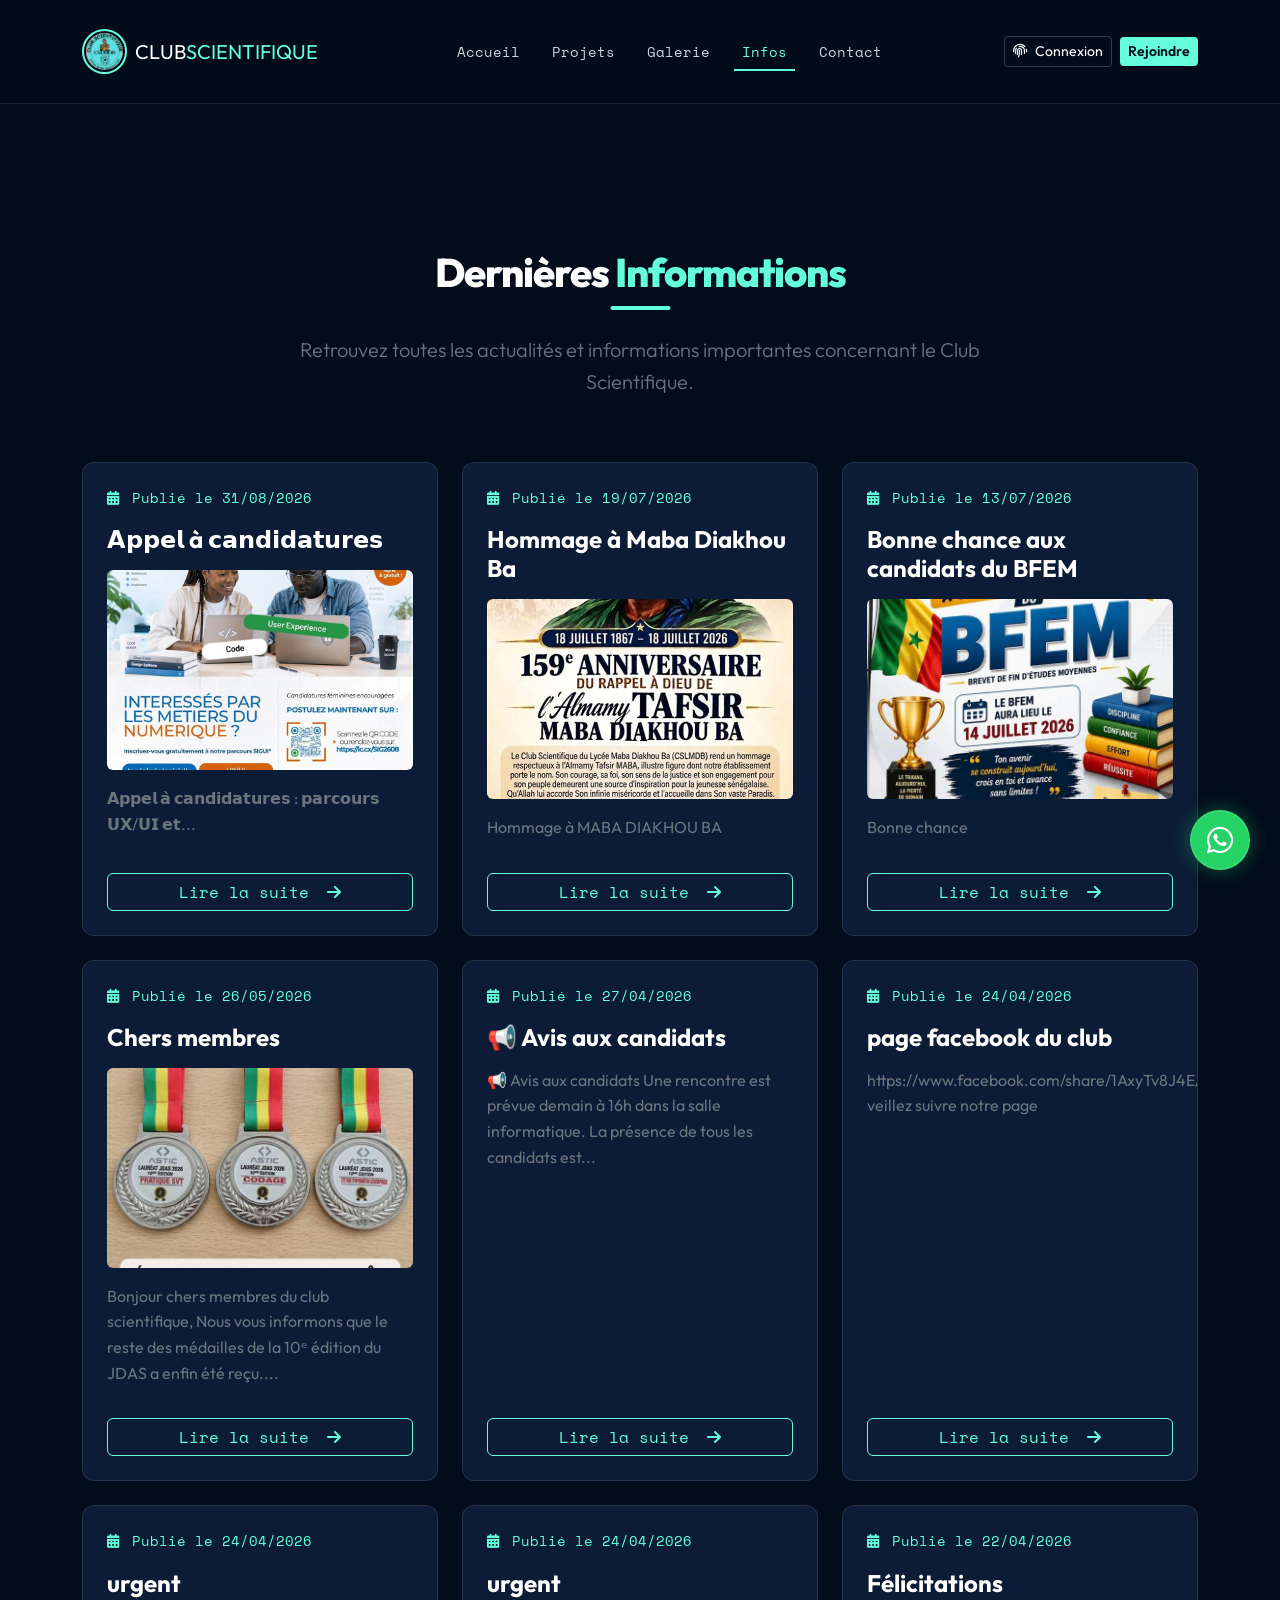
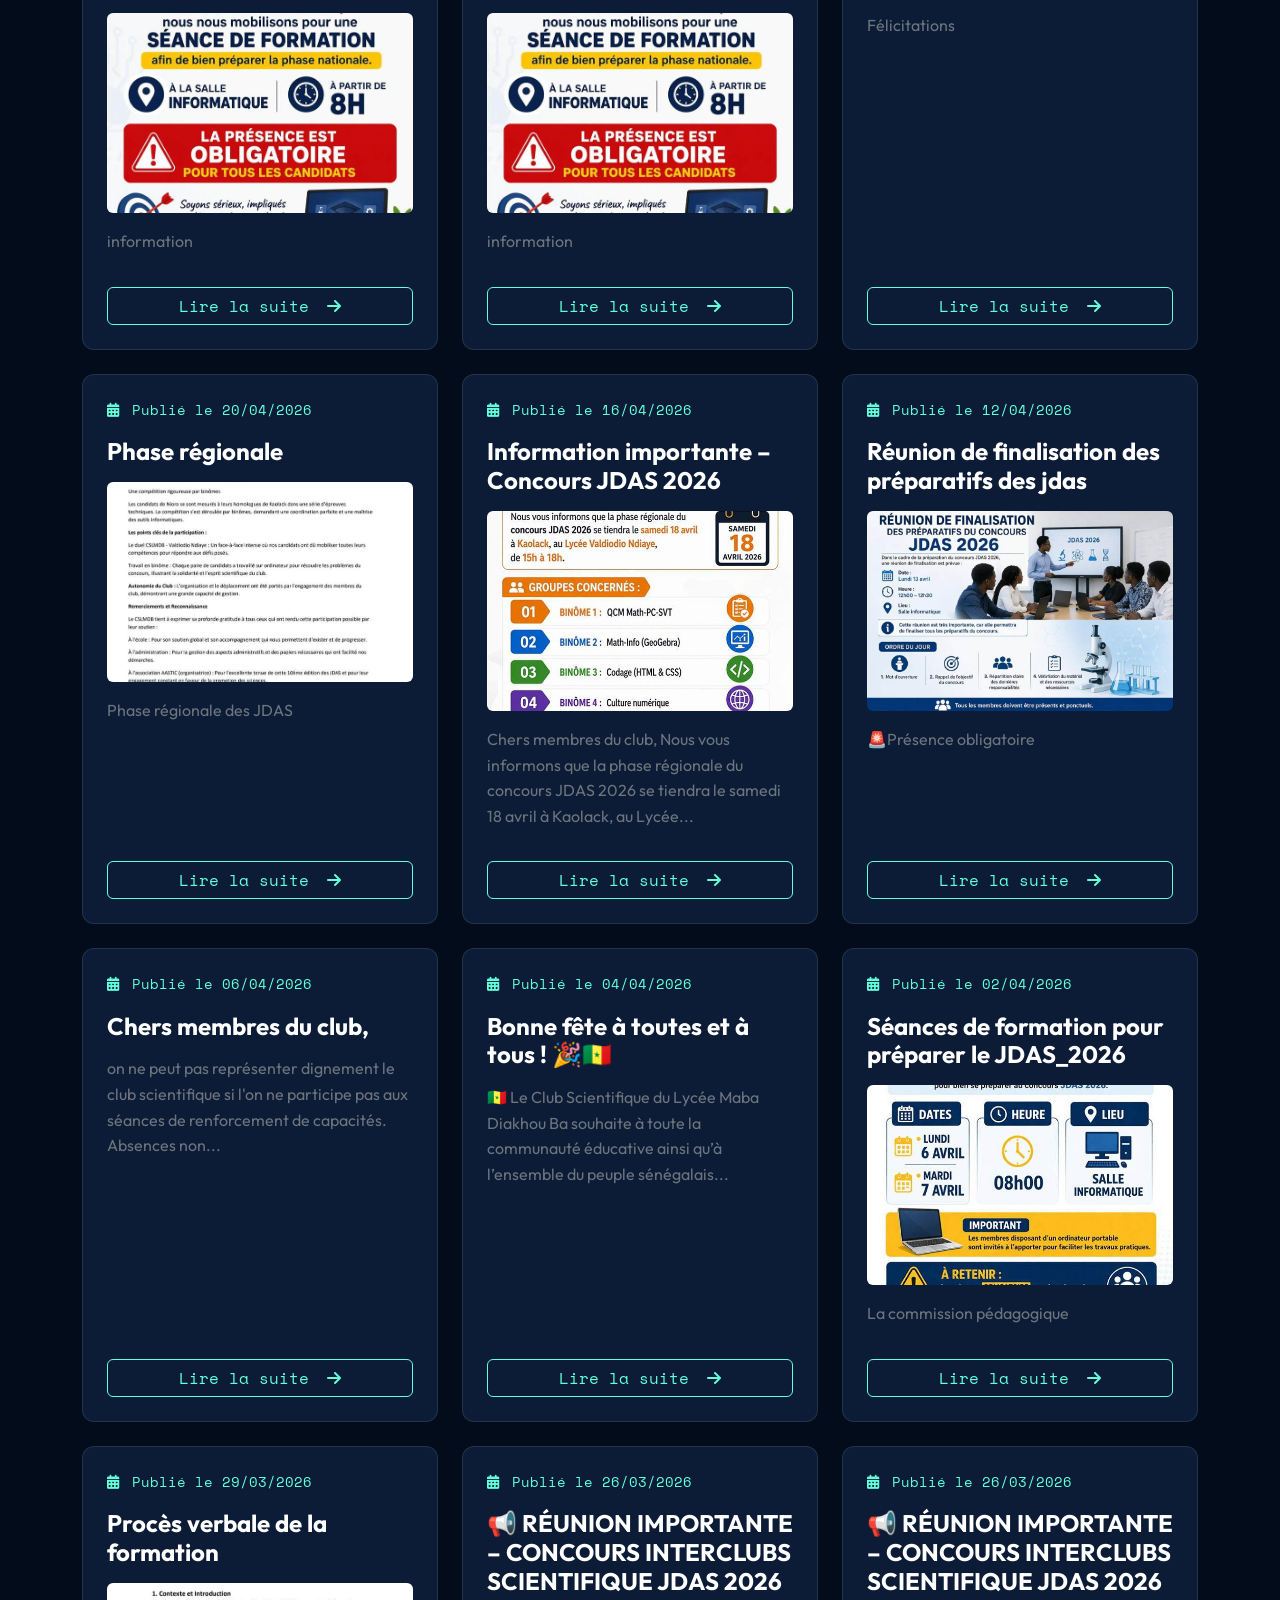
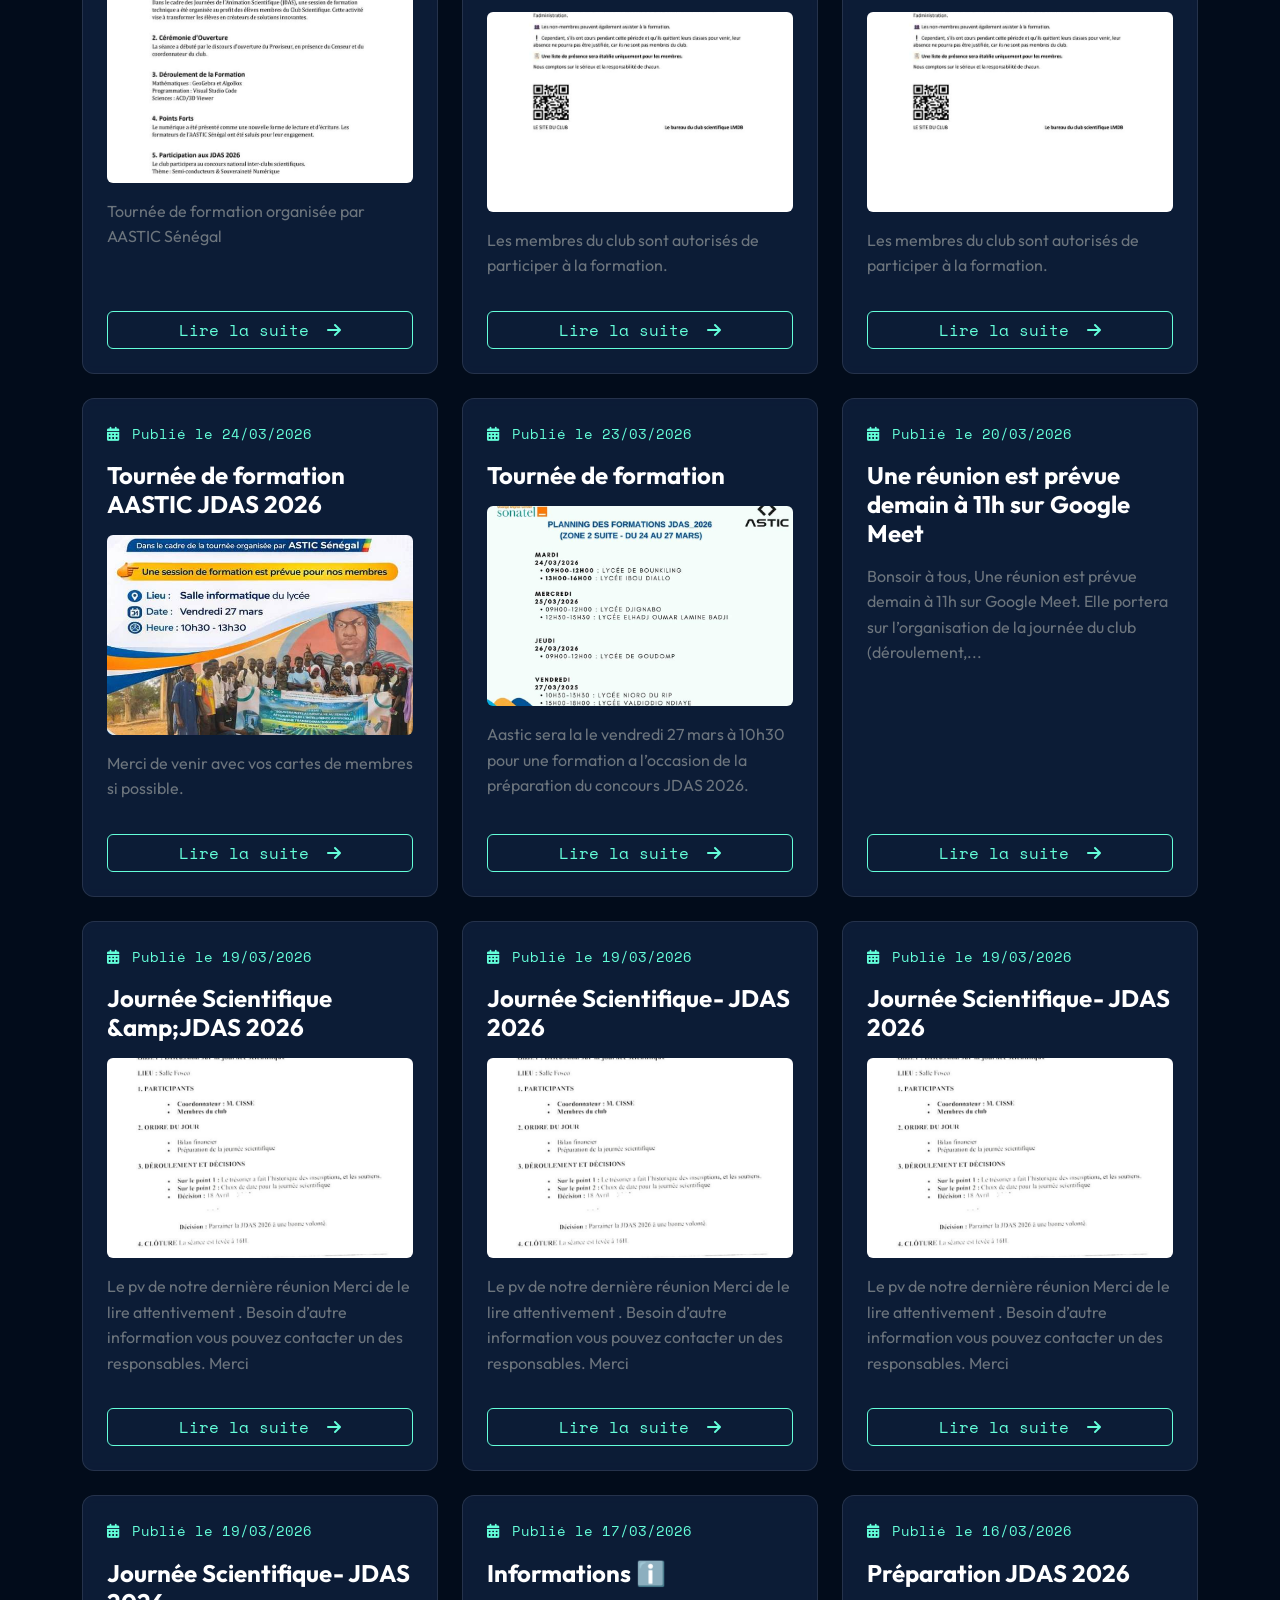
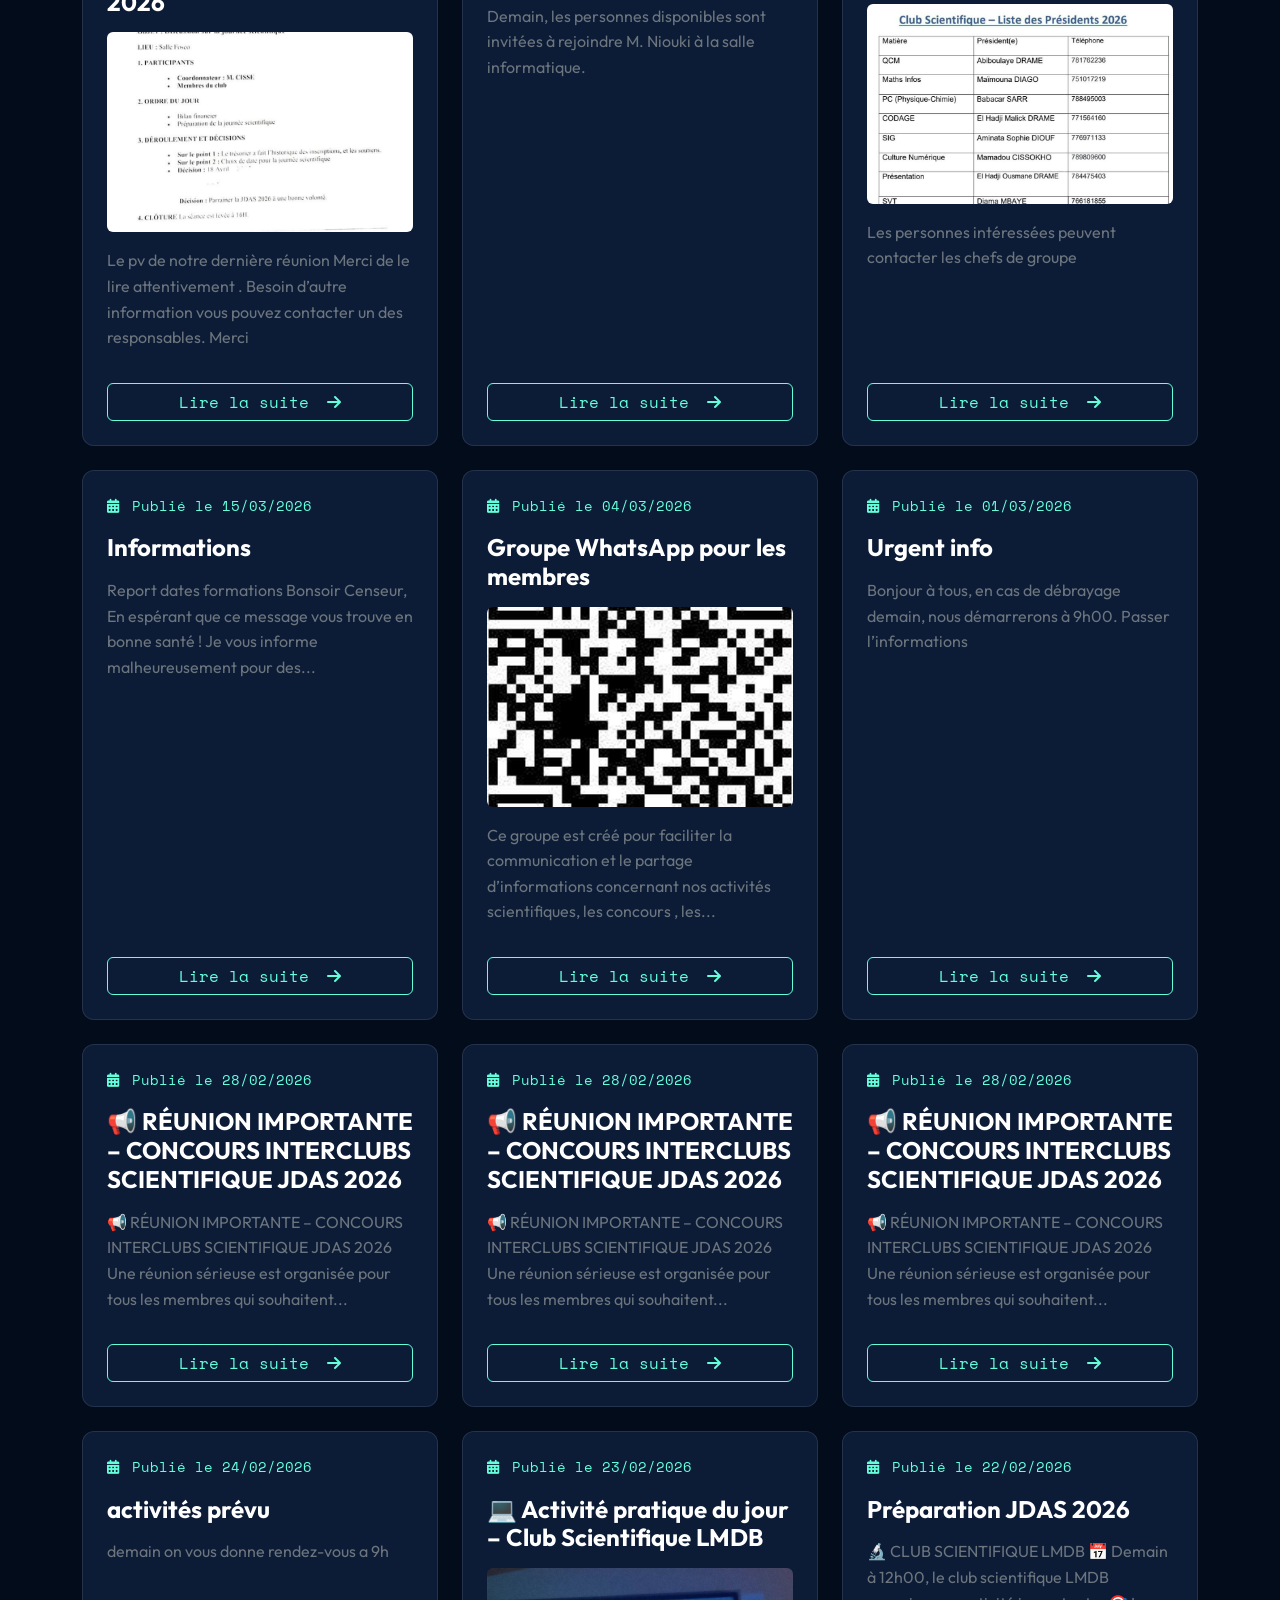
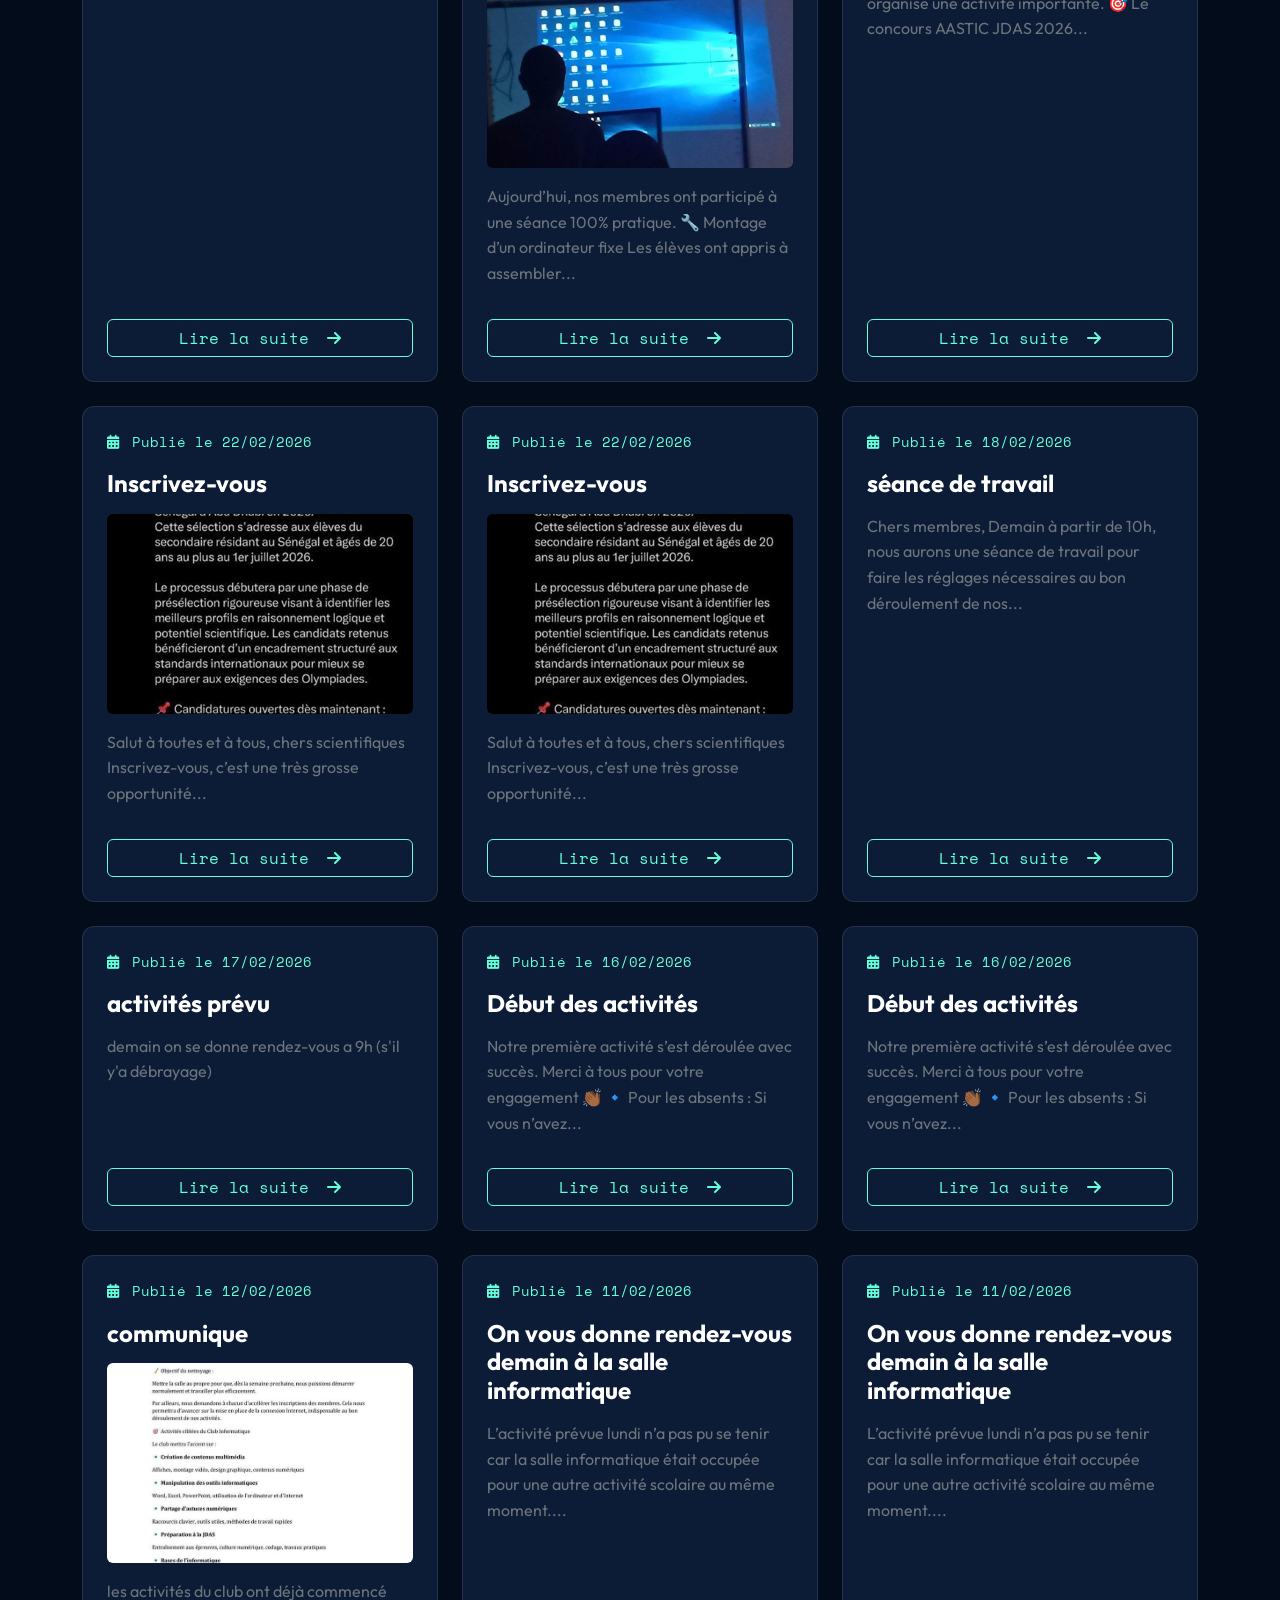
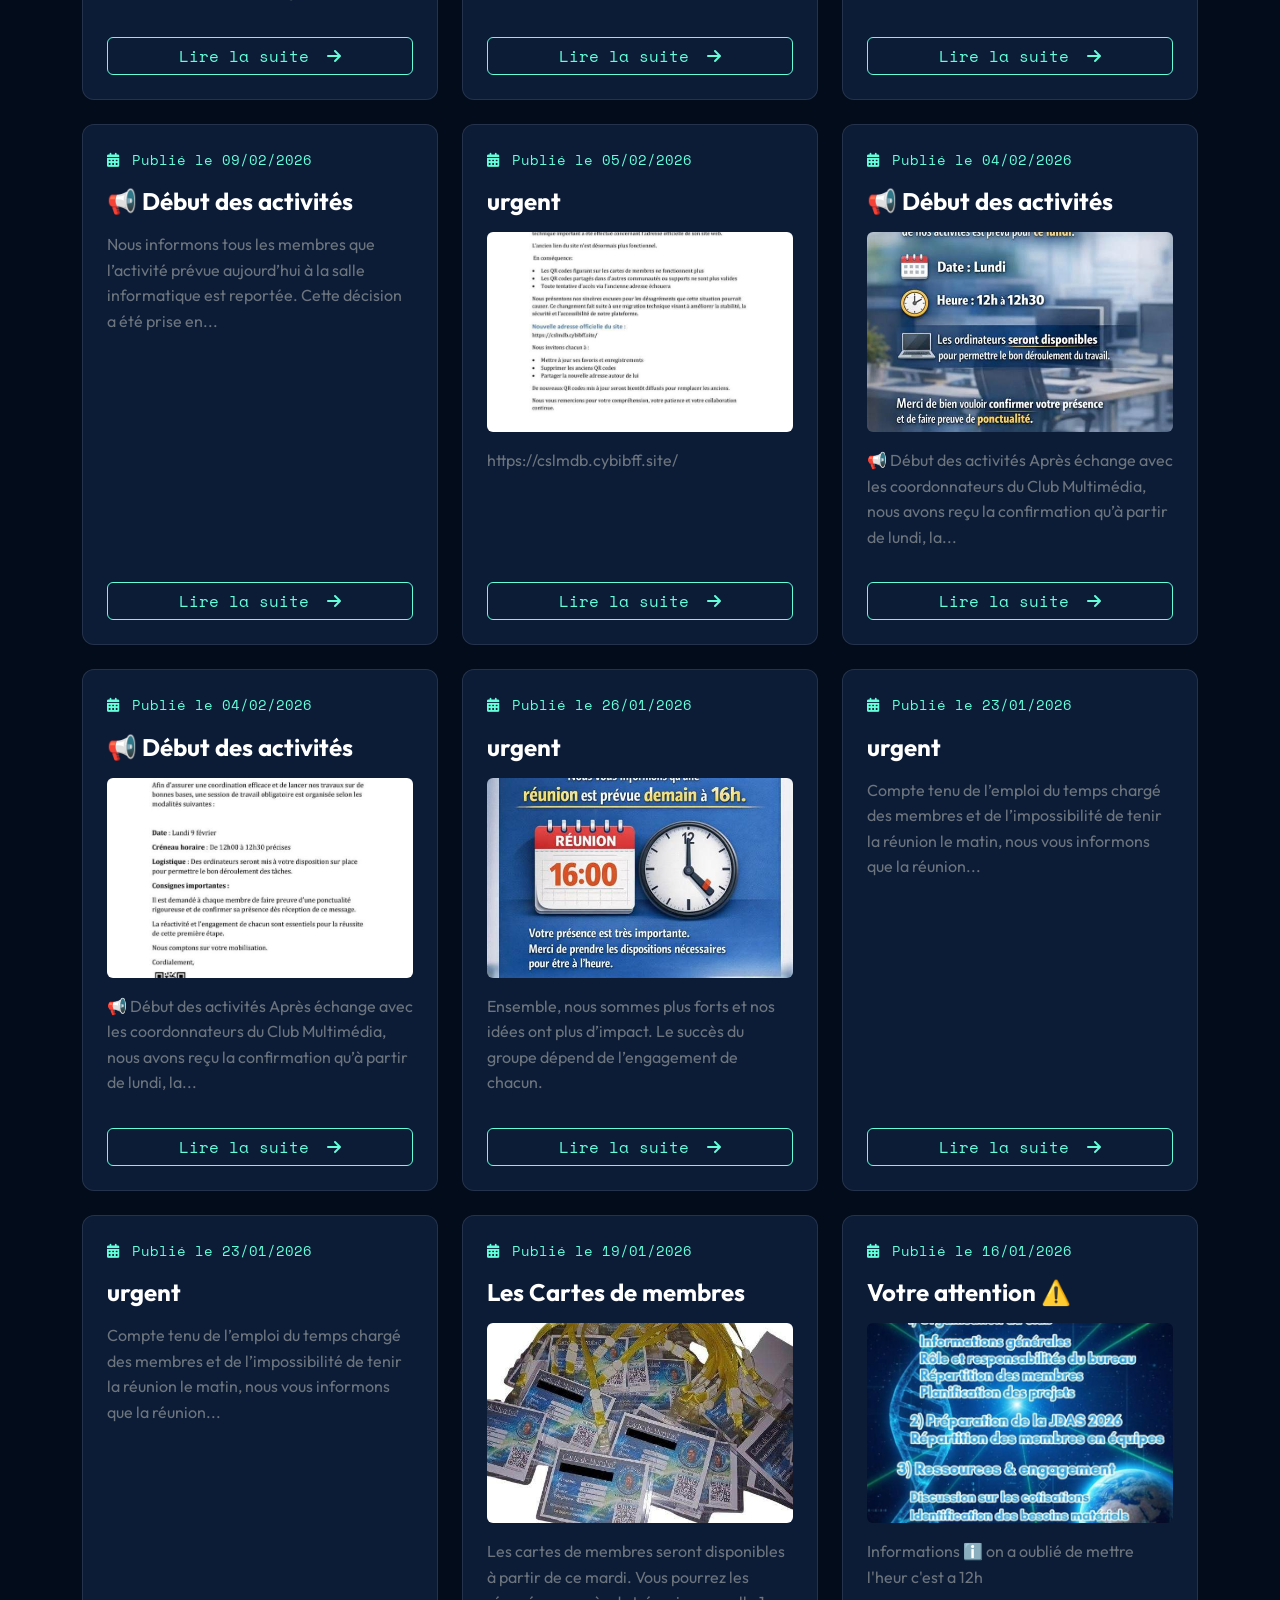
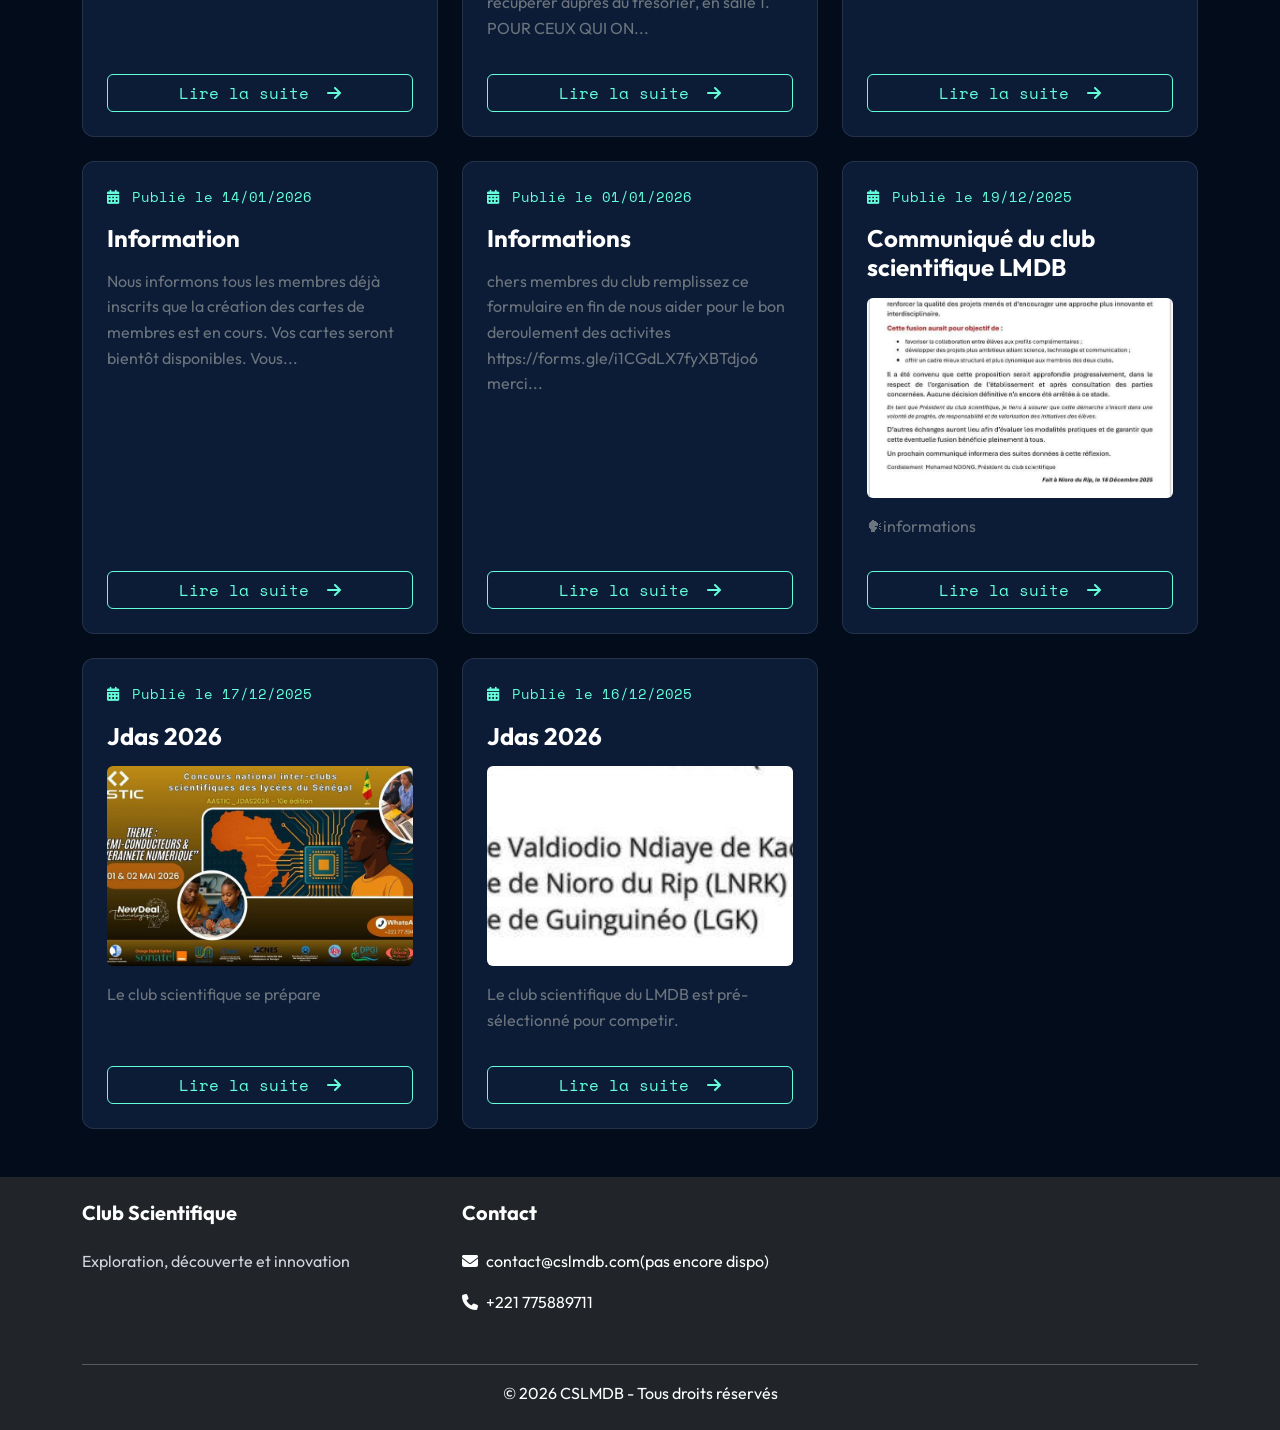
<file: informations.html>
<!DOCTYPE html>
<html lang="fr">
<head>
    <meta charset="UTF-8">
    <meta name="viewport" content="width=device-width, initial-scale=1.0">
    <title>Club Scientifique - Informations</title>
    
    <!-- Bootstrap CSS -->
    <link href="https://cdn.jsdelivr.net/npm/bootstrap@5.3.0/dist/css/bootstrap.min.css" rel="stylesheet">
    
    <!-- Font Awesome -->
    <link rel="stylesheet" href="https://cdnjs.cloudflare.com/ajax/libs/font-awesome/6.4.0/css/all.min.css">
    
    <!-- Google Fonts: Outfit (Titres modernes) & Space Mono (Tech/Code) -->
    <link href="https://fonts.googleapis.com/css2?family=Outfit:wght@300;400;600;800&family=Space+Mono:ital,wght@0,400;0,700;1,400&display=swap" rel="stylesheet">
    
    <!-- Custom Style Masterclass (Versionned to force refresh) -->
    <link rel="stylesheet" href="css/style.css?v=2">
    
    <!-- Fail-safe styles in case CSS fails to load -->
    <style>
        img { max-width: 100%; height: auto; }
        .logo-container img { max-height: 50px; }
        body { background-color: #020c1b; color: #ccd6f6; } /* Match theme */
    </style>
</head>
</head>
<body class="d-flex flex-column min-vh-100">

        
    <!-- Navbar Masterclass (Glassmorphism + Sticky) -->
    <header class="fixed-top header-glass">
        <nav class="navbar navbar-expand-lg navbar-dark">
            <div class="container">
                <a class="navbar-brand d-flex align-items-center gap-2 logotype" href="index.html">
                    <div class="logo-container">
                        <img src="logo.jpg" alt="Logo">
                    </div>
                    <span class="brand-text">CLUB<span class="text-accent">SCIENTIFIQUE</span></span>
                </a>
                
                <button class="navbar-toggler border-0" type="button" data-bs-toggle="collapse" data-bs-target="#navbarMain">
                    <span class="navbar-toggler-icon"></span>
                </button>
                
                <div class="collapse navbar-collapse" id="navbarMain">
                    <ul class="navbar-nav mx-auto mb-2 mb-lg-0 nav-pills-glass">
                        <li class="nav-item">
                            <a class="nav-link " href="index.html">Accueil</a>
                        </li>
                        <li class="nav-item">
                            <a class="nav-link " href="projets.html">Projets</a>
                        </li>
                        <li class="nav-item">
                            <a class="nav-link " href="galerie.html">Galerie</a>
                        </li>
                        <li class="nav-item">
                            <a class="nav-link active" href="informations.html">Infos</a>
                        </li>
                        <li class="nav-item">
                            <a class="nav-link " href="contact.html">Contact</a>
                        </li>
                    </ul>
                    
                    <div class="d-flex align-items-center gap-2">
                                                    <a href="connexion.html" class="btn btn-sm btn-glass-primary">
                                <i class="fas fa-fingerprint me-2"></i>Connexion
                            </a>
                            <a href="devenir-membre.html" class="btn btn-sm btn-accent">
                                Rejoindre
                            </a>
                                            </div>
                </div>
            </div>
        </nav>
    </header>
    <!-- Spacer pour éviter que le contenu ne soit caché par la navbar fixe -->
    <div style="height: 80px;"></div> 
    
    <main class="main-content flex-grow-1">
        
        

    <!-- Affichage de la liste des informations -->
    <div class="container py-5" style="margin-top: 120px;">
        <h1 class="page-title-glass mb-4">Dernières <span class="text-accent">Informations</span></h1>
        
        <div class="mb-5 d-flex justify-content-center">
            <p class="lead text-center text-secondary" style="max-width: 700px;">
                Retrouvez toutes les actualités et informations importantes concernant le Club Scientifique.
            </p>
        </div>
        
                    <div class="row row-cols-1 row-cols-md-2 row-cols-lg-3 g-4">
                                    <div class="col">
                        <div class="card-glass h-100 p-0 overflow-hidden d-flex flex-column group-hover-effect">
                            <div class="card-body p-4 d-flex flex-column h-100">
                                <div class="text-accent mb-3 text-mono small">
                                    <i class="fas fa-calendar-alt me-1"></i> Publié le 31/08/2026                                </div>
                                <h4 class="card-title text-white">𝗔𝗽𝗽𝗲𝗹 à 𝗰𝗮𝗻𝗱𝗶𝗱𝗮𝘁𝘂𝗿𝗲𝘀</h4>
                                
                                                                <div class="mb-3 rounded overflow-hidden" style="height: 200px;">
                                    <img src="uploads/informations/info_6a95b4c71f225.jpg" alt="Illustration" class="w-100 h-100 object-fit-cover">
                                </div>
                                
                                <p class="text-secondary flex-grow-1">
                                    𝗔𝗽𝗽𝗲𝗹 𝗮̀ 𝗰𝗮𝗻𝗱𝗶𝗱𝗮𝘁𝘂𝗿𝗲𝘀 : 𝗽𝗮𝗿𝗰𝗼𝘂𝗿𝘀 𝗨𝗫/𝗨𝗜 𝗲𝘁...                                </p>
                                <a href="informations.html?id=82" class="btn btn-glass w-100 mt-3 align-self-end">
                                    Lire la suite <i class="fas fa-arrow-right ms-2"></i>
                                </a>
                            </div>
                        </div>
                    </div>
                                    <div class="col">
                        <div class="card-glass h-100 p-0 overflow-hidden d-flex flex-column group-hover-effect">
                            <div class="card-body p-4 d-flex flex-column h-100">
                                <div class="text-accent mb-3 text-mono small">
                                    <i class="fas fa-calendar-alt me-1"></i> Publié le 19/07/2026                                </div>
                                <h4 class="card-title text-white">Hommage à Maba Diakhou Ba</h4>
                                
                                                                <div class="mb-3 rounded overflow-hidden" style="height: 200px;">
                                    <img src="uploads/informations/info_6a5c1ac406254.jpg" alt="Illustration" class="w-100 h-100 object-fit-cover">
                                </div>
                                
                                <p class="text-secondary flex-grow-1">
                                    Hommage à MABA DIAKHOU BA                                 </p>
                                <a href="informations.html?id=81" class="btn btn-glass w-100 mt-3 align-self-end">
                                    Lire la suite <i class="fas fa-arrow-right ms-2"></i>
                                </a>
                            </div>
                        </div>
                    </div>
                                    <div class="col">
                        <div class="card-glass h-100 p-0 overflow-hidden d-flex flex-column group-hover-effect">
                            <div class="card-body p-4 d-flex flex-column h-100">
                                <div class="text-accent mb-3 text-mono small">
                                    <i class="fas fa-calendar-alt me-1"></i> Publié le 13/07/2026                                </div>
                                <h4 class="card-title text-white">Bonne chance aux candidats du BFEM</h4>
                                
                                                                <div class="mb-3 rounded overflow-hidden" style="height: 200px;">
                                    <img src="uploads/informations/info_6a5553ea4ca25.png" alt="Illustration" class="w-100 h-100 object-fit-cover">
                                </div>
                                
                                <p class="text-secondary flex-grow-1">
                                    Bonne chance                                 </p>
                                <a href="informations.html?id=75" class="btn btn-glass w-100 mt-3 align-self-end">
                                    Lire la suite <i class="fas fa-arrow-right ms-2"></i>
                                </a>
                            </div>
                        </div>
                    </div>
                                    <div class="col">
                        <div class="card-glass h-100 p-0 overflow-hidden d-flex flex-column group-hover-effect">
                            <div class="card-body p-4 d-flex flex-column h-100">
                                <div class="text-accent mb-3 text-mono small">
                                    <i class="fas fa-calendar-alt me-1"></i> Publié le 26/05/2026                                </div>
                                <h4 class="card-title text-white">Chers membres</h4>
                                
                                                                <div class="mb-3 rounded overflow-hidden" style="height: 200px;">
                                    <img src="uploads/informations/info_6a154909e8f13.png" alt="Illustration" class="w-100 h-100 object-fit-cover">
                                </div>
                                
                                <p class="text-secondary flex-grow-1">
                                    Bonjour chers membres du club scientifique,

Nous vous informons que le reste des médailles de la 10ᵉ édition du JDAS a enfin été reçu....                                </p>
                                <a href="informations.html?id=74" class="btn btn-glass w-100 mt-3 align-self-end">
                                    Lire la suite <i class="fas fa-arrow-right ms-2"></i>
                                </a>
                            </div>
                        </div>
                    </div>
                                    <div class="col">
                        <div class="card-glass h-100 p-0 overflow-hidden d-flex flex-column group-hover-effect">
                            <div class="card-body p-4 d-flex flex-column h-100">
                                <div class="text-accent mb-3 text-mono small">
                                    <i class="fas fa-calendar-alt me-1"></i> Publié le 27/04/2026                                </div>
                                <h4 class="card-title text-white">📢 Avis aux candidats</h4>
                                
                                
                                <p class="text-secondary flex-grow-1">
                                    📢 Avis aux candidats

Une rencontre est prévue demain à 16h dans la salle informatique.
La présence de tous les candidats est...                                </p>
                                <a href="informations.html?id=73" class="btn btn-glass w-100 mt-3 align-self-end">
                                    Lire la suite <i class="fas fa-arrow-right ms-2"></i>
                                </a>
                            </div>
                        </div>
                    </div>
                                    <div class="col">
                        <div class="card-glass h-100 p-0 overflow-hidden d-flex flex-column group-hover-effect">
                            <div class="card-body p-4 d-flex flex-column h-100">
                                <div class="text-accent mb-3 text-mono small">
                                    <i class="fas fa-calendar-alt me-1"></i> Publié le 24/04/2026                                </div>
                                <h4 class="card-title text-white">page facebook du club</h4>
                                
                                
                                <p class="text-secondary flex-grow-1">
                                    https://www.facebook.com/share/1AxyTv8J4E/
veillez suivre notre page                                </p>
                                <a href="informations.html?id=72" class="btn btn-glass w-100 mt-3 align-self-end">
                                    Lire la suite <i class="fas fa-arrow-right ms-2"></i>
                                </a>
                            </div>
                        </div>
                    </div>
                                    <div class="col">
                        <div class="card-glass h-100 p-0 overflow-hidden d-flex flex-column group-hover-effect">
                            <div class="card-body p-4 d-flex flex-column h-100">
                                <div class="text-accent mb-3 text-mono small">
                                    <i class="fas fa-calendar-alt me-1"></i> Publié le 24/04/2026                                </div>
                                <h4 class="card-title text-white">urgent</h4>
                                
                                                                <div class="mb-3 rounded overflow-hidden" style="height: 200px;">
                                    <img src="uploads/informations/info_69eb86d3d3470.png" alt="Illustration" class="w-100 h-100 object-fit-cover">
                                </div>
                                
                                <p class="text-secondary flex-grow-1">
                                    information                                </p>
                                <a href="informations.html?id=71" class="btn btn-glass w-100 mt-3 align-self-end">
                                    Lire la suite <i class="fas fa-arrow-right ms-2"></i>
                                </a>
                            </div>
                        </div>
                    </div>
                                    <div class="col">
                        <div class="card-glass h-100 p-0 overflow-hidden d-flex flex-column group-hover-effect">
                            <div class="card-body p-4 d-flex flex-column h-100">
                                <div class="text-accent mb-3 text-mono small">
                                    <i class="fas fa-calendar-alt me-1"></i> Publié le 24/04/2026                                </div>
                                <h4 class="card-title text-white">urgent</h4>
                                
                                                                <div class="mb-3 rounded overflow-hidden" style="height: 200px;">
                                    <img src="uploads/informations/info_69eb868f773b4.png" alt="Illustration" class="w-100 h-100 object-fit-cover">
                                </div>
                                
                                <p class="text-secondary flex-grow-1">
                                    information                                </p>
                                <a href="informations.html?id=70" class="btn btn-glass w-100 mt-3 align-self-end">
                                    Lire la suite <i class="fas fa-arrow-right ms-2"></i>
                                </a>
                            </div>
                        </div>
                    </div>
                                    <div class="col">
                        <div class="card-glass h-100 p-0 overflow-hidden d-flex flex-column group-hover-effect">
                            <div class="card-body p-4 d-flex flex-column h-100">
                                <div class="text-accent mb-3 text-mono small">
                                    <i class="fas fa-calendar-alt me-1"></i> Publié le 22/04/2026                                </div>
                                <h4 class="card-title text-white">Félicitations</h4>
                                
                                
                                <p class="text-secondary flex-grow-1">
                                    Félicitations                                 </p>
                                <a href="informations.html?id=69" class="btn btn-glass w-100 mt-3 align-self-end">
                                    Lire la suite <i class="fas fa-arrow-right ms-2"></i>
                                </a>
                            </div>
                        </div>
                    </div>
                                    <div class="col">
                        <div class="card-glass h-100 p-0 overflow-hidden d-flex flex-column group-hover-effect">
                            <div class="card-body p-4 d-flex flex-column h-100">
                                <div class="text-accent mb-3 text-mono small">
                                    <i class="fas fa-calendar-alt me-1"></i> Publié le 20/04/2026                                </div>
                                <h4 class="card-title text-white">Phase régionale</h4>
                                
                                                                <div class="mb-3 rounded overflow-hidden" style="height: 200px;">
                                    <img src="uploads/informations/info_69e6377cb7f9f.jpg" alt="Illustration" class="w-100 h-100 object-fit-cover">
                                </div>
                                
                                <p class="text-secondary flex-grow-1">
                                    Phase régionale des JDAS                                 </p>
                                <a href="informations.html?id=68" class="btn btn-glass w-100 mt-3 align-self-end">
                                    Lire la suite <i class="fas fa-arrow-right ms-2"></i>
                                </a>
                            </div>
                        </div>
                    </div>
                                    <div class="col">
                        <div class="card-glass h-100 p-0 overflow-hidden d-flex flex-column group-hover-effect">
                            <div class="card-body p-4 d-flex flex-column h-100">
                                <div class="text-accent mb-3 text-mono small">
                                    <i class="fas fa-calendar-alt me-1"></i> Publié le 16/04/2026                                </div>
                                <h4 class="card-title text-white">Information importante – Concours JDAS 2026</h4>
                                
                                                                <div class="mb-3 rounded overflow-hidden" style="height: 200px;">
                                    <img src="uploads/informations/info_69e011ca1bc34.png" alt="Illustration" class="w-100 h-100 object-fit-cover">
                                </div>
                                
                                <p class="text-secondary flex-grow-1">
                                    Chers membres du club,

Nous vous informons que la phase régionale du concours JDAS 2026 se tiendra le samedi 18 avril à Kaolack, au Lycée...                                </p>
                                <a href="informations.html?id=67" class="btn btn-glass w-100 mt-3 align-self-end">
                                    Lire la suite <i class="fas fa-arrow-right ms-2"></i>
                                </a>
                            </div>
                        </div>
                    </div>
                                    <div class="col">
                        <div class="card-glass h-100 p-0 overflow-hidden d-flex flex-column group-hover-effect">
                            <div class="card-body p-4 d-flex flex-column h-100">
                                <div class="text-accent mb-3 text-mono small">
                                    <i class="fas fa-calendar-alt me-1"></i> Publié le 12/04/2026                                </div>
                                <h4 class="card-title text-white">Réunion de finalisation des préparatifs des jdas</h4>
                                
                                                                <div class="mb-3 rounded overflow-hidden" style="height: 200px;">
                                    <img src="uploads/informations/info_69db60ec1cb02.png" alt="Illustration" class="w-100 h-100 object-fit-cover">
                                </div>
                                
                                <p class="text-secondary flex-grow-1">
                                    🚨Présence obligatoire                                 </p>
                                <a href="informations.html?id=66" class="btn btn-glass w-100 mt-3 align-self-end">
                                    Lire la suite <i class="fas fa-arrow-right ms-2"></i>
                                </a>
                            </div>
                        </div>
                    </div>
                                    <div class="col">
                        <div class="card-glass h-100 p-0 overflow-hidden d-flex flex-column group-hover-effect">
                            <div class="card-body p-4 d-flex flex-column h-100">
                                <div class="text-accent mb-3 text-mono small">
                                    <i class="fas fa-calendar-alt me-1"></i> Publié le 06/04/2026                                </div>
                                <h4 class="card-title text-white">Chers membres du club,</h4>
                                
                                
                                <p class="text-secondary flex-grow-1">
                                    on ne peut pas représenter dignement le club scientifique si l&#039;on ne participe pas aux séances de renforcement de capacités.
Absences non...                                </p>
                                <a href="informations.html?id=65" class="btn btn-glass w-100 mt-3 align-self-end">
                                    Lire la suite <i class="fas fa-arrow-right ms-2"></i>
                                </a>
                            </div>
                        </div>
                    </div>
                                    <div class="col">
                        <div class="card-glass h-100 p-0 overflow-hidden d-flex flex-column group-hover-effect">
                            <div class="card-body p-4 d-flex flex-column h-100">
                                <div class="text-accent mb-3 text-mono small">
                                    <i class="fas fa-calendar-alt me-1"></i> Publié le 04/04/2026                                </div>
                                <h4 class="card-title text-white">Bonne fête à toutes et à tous ! 🎉🇸🇳</h4>
                                
                                
                                <p class="text-secondary flex-grow-1">
                                    🇸🇳 Le Club Scientifique du Lycée Maba Diakhou Ba souhaite à toute la communauté éducative ainsi qu’à l’ensemble du peuple sénégalais...                                </p>
                                <a href="informations.html?id=64" class="btn btn-glass w-100 mt-3 align-self-end">
                                    Lire la suite <i class="fas fa-arrow-right ms-2"></i>
                                </a>
                            </div>
                        </div>
                    </div>
                                    <div class="col">
                        <div class="card-glass h-100 p-0 overflow-hidden d-flex flex-column group-hover-effect">
                            <div class="card-body p-4 d-flex flex-column h-100">
                                <div class="text-accent mb-3 text-mono small">
                                    <i class="fas fa-calendar-alt me-1"></i> Publié le 02/04/2026                                </div>
                                <h4 class="card-title text-white">Séances de formation pour préparer le JDAS_2026</h4>
                                
                                                                <div class="mb-3 rounded overflow-hidden" style="height: 200px;">
                                    <img src="uploads/informations/info_69ced14a36857.png" alt="Illustration" class="w-100 h-100 object-fit-cover">
                                </div>
                                
                                <p class="text-secondary flex-grow-1">
                                    La commission pédagogique                                 </p>
                                <a href="informations.html?id=63" class="btn btn-glass w-100 mt-3 align-self-end">
                                    Lire la suite <i class="fas fa-arrow-right ms-2"></i>
                                </a>
                            </div>
                        </div>
                    </div>
                                    <div class="col">
                        <div class="card-glass h-100 p-0 overflow-hidden d-flex flex-column group-hover-effect">
                            <div class="card-body p-4 d-flex flex-column h-100">
                                <div class="text-accent mb-3 text-mono small">
                                    <i class="fas fa-calendar-alt me-1"></i> Publié le 29/03/2026                                </div>
                                <h4 class="card-title text-white">Procès verbale de la formation</h4>
                                
                                                                <div class="mb-3 rounded overflow-hidden" style="height: 200px;">
                                    <img src="uploads/informations/info_69c949dea7059.jpg" alt="Illustration" class="w-100 h-100 object-fit-cover">
                                </div>
                                
                                <p class="text-secondary flex-grow-1">
                                    Tournée de formation organisée par AASTIC Sénégal                                 </p>
                                <a href="informations.html?id=62" class="btn btn-glass w-100 mt-3 align-self-end">
                                    Lire la suite <i class="fas fa-arrow-right ms-2"></i>
                                </a>
                            </div>
                        </div>
                    </div>
                                    <div class="col">
                        <div class="card-glass h-100 p-0 overflow-hidden d-flex flex-column group-hover-effect">
                            <div class="card-body p-4 d-flex flex-column h-100">
                                <div class="text-accent mb-3 text-mono small">
                                    <i class="fas fa-calendar-alt me-1"></i> Publié le 26/03/2026                                </div>
                                <h4 class="card-title text-white">📢 RÉUNION IMPORTANTE – CONCOURS INTERCLUBS SCIENTIFIQUE JDAS 2026</h4>
                                
                                                                <div class="mb-3 rounded overflow-hidden" style="height: 200px;">
                                    <img src="uploads/informations/info_69c54f1f76afd.jpg" alt="Illustration" class="w-100 h-100 object-fit-cover">
                                </div>
                                
                                <p class="text-secondary flex-grow-1">
                                    Les membres du club sont autorisés de participer à la formation.                                 </p>
                                <a href="informations.html?id=61" class="btn btn-glass w-100 mt-3 align-self-end">
                                    Lire la suite <i class="fas fa-arrow-right ms-2"></i>
                                </a>
                            </div>
                        </div>
                    </div>
                                    <div class="col">
                        <div class="card-glass h-100 p-0 overflow-hidden d-flex flex-column group-hover-effect">
                            <div class="card-body p-4 d-flex flex-column h-100">
                                <div class="text-accent mb-3 text-mono small">
                                    <i class="fas fa-calendar-alt me-1"></i> Publié le 26/03/2026                                </div>
                                <h4 class="card-title text-white">📢 RÉUNION IMPORTANTE – CONCOURS INTERCLUBS SCIENTIFIQUE JDAS 2026</h4>
                                
                                                                <div class="mb-3 rounded overflow-hidden" style="height: 200px;">
                                    <img src="uploads/informations/info_69c54ee463d94.jpg" alt="Illustration" class="w-100 h-100 object-fit-cover">
                                </div>
                                
                                <p class="text-secondary flex-grow-1">
                                    Les membres du club sont autorisés de participer à la formation.                                 </p>
                                <a href="informations.html?id=60" class="btn btn-glass w-100 mt-3 align-self-end">
                                    Lire la suite <i class="fas fa-arrow-right ms-2"></i>
                                </a>
                            </div>
                        </div>
                    </div>
                                    <div class="col">
                        <div class="card-glass h-100 p-0 overflow-hidden d-flex flex-column group-hover-effect">
                            <div class="card-body p-4 d-flex flex-column h-100">
                                <div class="text-accent mb-3 text-mono small">
                                    <i class="fas fa-calendar-alt me-1"></i> Publié le 24/03/2026                                </div>
                                <h4 class="card-title text-white">Tournée de formation AASTIC JDAS 2026</h4>
                                
                                                                <div class="mb-3 rounded overflow-hidden" style="height: 200px;">
                                    <img src="uploads/informations/info_69c2cab53655e.jpg" alt="Illustration" class="w-100 h-100 object-fit-cover">
                                </div>
                                
                                <p class="text-secondary flex-grow-1">
                                    Merci de venir avec vos cartes de membres si possible.                                 </p>
                                <a href="informations.html?id=59" class="btn btn-glass w-100 mt-3 align-self-end">
                                    Lire la suite <i class="fas fa-arrow-right ms-2"></i>
                                </a>
                            </div>
                        </div>
                    </div>
                                    <div class="col">
                        <div class="card-glass h-100 p-0 overflow-hidden d-flex flex-column group-hover-effect">
                            <div class="card-body p-4 d-flex flex-column h-100">
                                <div class="text-accent mb-3 text-mono small">
                                    <i class="fas fa-calendar-alt me-1"></i> Publié le 23/03/2026                                </div>
                                <h4 class="card-title text-white">Tournée de formation</h4>
                                
                                                                <div class="mb-3 rounded overflow-hidden" style="height: 200px;">
                                    <img src="uploads/informations/info_69c1416f799a4.jpg" alt="Illustration" class="w-100 h-100 object-fit-cover">
                                </div>
                                
                                <p class="text-secondary flex-grow-1">
                                    Aastic sera la le  vendredi 27 mars à 10h30 pour une formation a l’occasion de la préparation du concours JDAS 2026.                                </p>
                                <a href="informations.html?id=58" class="btn btn-glass w-100 mt-3 align-self-end">
                                    Lire la suite <i class="fas fa-arrow-right ms-2"></i>
                                </a>
                            </div>
                        </div>
                    </div>
                                    <div class="col">
                        <div class="card-glass h-100 p-0 overflow-hidden d-flex flex-column group-hover-effect">
                            <div class="card-body p-4 d-flex flex-column h-100">
                                <div class="text-accent mb-3 text-mono small">
                                    <i class="fas fa-calendar-alt me-1"></i> Publié le 20/03/2026                                </div>
                                <h4 class="card-title text-white">Une réunion est prévue demain à 11h sur Google Meet</h4>
                                
                                
                                <p class="text-secondary flex-grow-1">
                                    Bonsoir à tous,
Une réunion est prévue demain à 11h sur Google Meet. Elle portera sur l’organisation de la journée du club (déroulement,...                                </p>
                                <a href="informations.html?id=57" class="btn btn-glass w-100 mt-3 align-self-end">
                                    Lire la suite <i class="fas fa-arrow-right ms-2"></i>
                                </a>
                            </div>
                        </div>
                    </div>
                                    <div class="col">
                        <div class="card-glass h-100 p-0 overflow-hidden d-flex flex-column group-hover-effect">
                            <div class="card-body p-4 d-flex flex-column h-100">
                                <div class="text-accent mb-3 text-mono small">
                                    <i class="fas fa-calendar-alt me-1"></i> Publié le 19/03/2026                                </div>
                                <h4 class="card-title text-white">Journée Scientifique &amp;amp;JDAS 2026</h4>
                                
                                                                <div class="mb-3 rounded overflow-hidden" style="height: 200px;">
                                    <img src="uploads/informations/info_69bbee614c109.jpg" alt="Illustration" class="w-100 h-100 object-fit-cover">
                                </div>
                                
                                <p class="text-secondary flex-grow-1">
                                    Le pv de notre dernière réunion 
Merci de le lire attentivement .
Besoin d’autre information vous pouvez contacter un des responsables. 
Merci                                 </p>
                                <a href="informations.html?id=56" class="btn btn-glass w-100 mt-3 align-self-end">
                                    Lire la suite <i class="fas fa-arrow-right ms-2"></i>
                                </a>
                            </div>
                        </div>
                    </div>
                                    <div class="col">
                        <div class="card-glass h-100 p-0 overflow-hidden d-flex flex-column group-hover-effect">
                            <div class="card-body p-4 d-flex flex-column h-100">
                                <div class="text-accent mb-3 text-mono small">
                                    <i class="fas fa-calendar-alt me-1"></i> Publié le 19/03/2026                                </div>
                                <h4 class="card-title text-white">Journée Scientifique- JDAS 2026</h4>
                                
                                                                <div class="mb-3 rounded overflow-hidden" style="height: 200px;">
                                    <img src="uploads/informations/info_69bbee4ebce68.jpg" alt="Illustration" class="w-100 h-100 object-fit-cover">
                                </div>
                                
                                <p class="text-secondary flex-grow-1">
                                    Le pv de notre dernière réunion 
Merci de le lire attentivement .
Besoin d’autre information vous pouvez contacter un des responsables. 
Merci                                 </p>
                                <a href="informations.html?id=55" class="btn btn-glass w-100 mt-3 align-self-end">
                                    Lire la suite <i class="fas fa-arrow-right ms-2"></i>
                                </a>
                            </div>
                        </div>
                    </div>
                                    <div class="col">
                        <div class="card-glass h-100 p-0 overflow-hidden d-flex flex-column group-hover-effect">
                            <div class="card-body p-4 d-flex flex-column h-100">
                                <div class="text-accent mb-3 text-mono small">
                                    <i class="fas fa-calendar-alt me-1"></i> Publié le 19/03/2026                                </div>
                                <h4 class="card-title text-white">Journée Scientifique- JDAS 2026</h4>
                                
                                                                <div class="mb-3 rounded overflow-hidden" style="height: 200px;">
                                    <img src="uploads/informations/info_69bbee2615dc0.jpg" alt="Illustration" class="w-100 h-100 object-fit-cover">
                                </div>
                                
                                <p class="text-secondary flex-grow-1">
                                    Le pv de notre dernière réunion 
Merci de le lire attentivement .
Besoin d’autre information vous pouvez contacter un des responsables. 
Merci                                 </p>
                                <a href="informations.html?id=54" class="btn btn-glass w-100 mt-3 align-self-end">
                                    Lire la suite <i class="fas fa-arrow-right ms-2"></i>
                                </a>
                            </div>
                        </div>
                    </div>
                                    <div class="col">
                        <div class="card-glass h-100 p-0 overflow-hidden d-flex flex-column group-hover-effect">
                            <div class="card-body p-4 d-flex flex-column h-100">
                                <div class="text-accent mb-3 text-mono small">
                                    <i class="fas fa-calendar-alt me-1"></i> Publié le 19/03/2026                                </div>
                                <h4 class="card-title text-white">Journée Scientifique- JDAS 2026</h4>
                                
                                                                <div class="mb-3 rounded overflow-hidden" style="height: 200px;">
                                    <img src="uploads/informations/info_69bbeddae6e3c.jpg" alt="Illustration" class="w-100 h-100 object-fit-cover">
                                </div>
                                
                                <p class="text-secondary flex-grow-1">
                                    Le pv de notre dernière réunion 
Merci de le lire attentivement .
Besoin d’autre information vous pouvez contacter un des responsables. 
Merci                                 </p>
                                <a href="informations.html?id=53" class="btn btn-glass w-100 mt-3 align-self-end">
                                    Lire la suite <i class="fas fa-arrow-right ms-2"></i>
                                </a>
                            </div>
                        </div>
                    </div>
                                    <div class="col">
                        <div class="card-glass h-100 p-0 overflow-hidden d-flex flex-column group-hover-effect">
                            <div class="card-body p-4 d-flex flex-column h-100">
                                <div class="text-accent mb-3 text-mono small">
                                    <i class="fas fa-calendar-alt me-1"></i> Publié le 17/03/2026                                </div>
                                <h4 class="card-title text-white">Informations ℹ️</h4>
                                
                                
                                <p class="text-secondary flex-grow-1">
                                    Demain, les personnes disponibles sont invitées à rejoindre M. Niouki à la salle informatique.                                </p>
                                <a href="informations.html?id=52" class="btn btn-glass w-100 mt-3 align-self-end">
                                    Lire la suite <i class="fas fa-arrow-right ms-2"></i>
                                </a>
                            </div>
                        </div>
                    </div>
                                    <div class="col">
                        <div class="card-glass h-100 p-0 overflow-hidden d-flex flex-column group-hover-effect">
                            <div class="card-body p-4 d-flex flex-column h-100">
                                <div class="text-accent mb-3 text-mono small">
                                    <i class="fas fa-calendar-alt me-1"></i> Publié le 16/03/2026                                </div>
                                <h4 class="card-title text-white">Préparation JDAS 2026</h4>
                                
                                                                <div class="mb-3 rounded overflow-hidden" style="height: 200px;">
                                    <img src="uploads/informations/info_69b88812797d9.jpg" alt="Illustration" class="w-100 h-100 object-fit-cover">
                                </div>
                                
                                <p class="text-secondary flex-grow-1">
                                    Les personnes intéressées peuvent contacter les chefs de groupe                                 </p>
                                <a href="informations.html?id=51" class="btn btn-glass w-100 mt-3 align-self-end">
                                    Lire la suite <i class="fas fa-arrow-right ms-2"></i>
                                </a>
                            </div>
                        </div>
                    </div>
                                    <div class="col">
                        <div class="card-glass h-100 p-0 overflow-hidden d-flex flex-column group-hover-effect">
                            <div class="card-body p-4 d-flex flex-column h-100">
                                <div class="text-accent mb-3 text-mono small">
                                    <i class="fas fa-calendar-alt me-1"></i> Publié le 15/03/2026                                </div>
                                <h4 class="card-title text-white">Informations</h4>
                                
                                
                                <p class="text-secondary flex-grow-1">
                                    Report dates formations

Bonsoir Censeur,
En espérant que ce message vous trouve en bonne santé ! Je vous informe malheureusement pour des...                                </p>
                                <a href="informations.html?id=50" class="btn btn-glass w-100 mt-3 align-self-end">
                                    Lire la suite <i class="fas fa-arrow-right ms-2"></i>
                                </a>
                            </div>
                        </div>
                    </div>
                                    <div class="col">
                        <div class="card-glass h-100 p-0 overflow-hidden d-flex flex-column group-hover-effect">
                            <div class="card-body p-4 d-flex flex-column h-100">
                                <div class="text-accent mb-3 text-mono small">
                                    <i class="fas fa-calendar-alt me-1"></i> Publié le 04/03/2026                                </div>
                                <h4 class="card-title text-white">Groupe WhatsApp pour les membres</h4>
                                
                                                                <div class="mb-3 rounded overflow-hidden" style="height: 200px;">
                                    <img src="uploads/informations/info_69a87abcc1e08.png" alt="Illustration" class="w-100 h-100 object-fit-cover">
                                </div>
                                
                                <p class="text-secondary flex-grow-1">
                                    Ce groupe est créé pour faciliter la communication et le partage d’informations concernant nos activités scientifiques, les concours , les...                                </p>
                                <a href="informations.html?id=49" class="btn btn-glass w-100 mt-3 align-self-end">
                                    Lire la suite <i class="fas fa-arrow-right ms-2"></i>
                                </a>
                            </div>
                        </div>
                    </div>
                                    <div class="col">
                        <div class="card-glass h-100 p-0 overflow-hidden d-flex flex-column group-hover-effect">
                            <div class="card-body p-4 d-flex flex-column h-100">
                                <div class="text-accent mb-3 text-mono small">
                                    <i class="fas fa-calendar-alt me-1"></i> Publié le 01/03/2026                                </div>
                                <h4 class="card-title text-white">Urgent info</h4>
                                
                                
                                <p class="text-secondary flex-grow-1">
                                    Bonjour à tous, en cas de débrayage demain, nous démarrerons à 9h00. 
Passer l’informations                                 </p>
                                <a href="informations.html?id=45" class="btn btn-glass w-100 mt-3 align-self-end">
                                    Lire la suite <i class="fas fa-arrow-right ms-2"></i>
                                </a>
                            </div>
                        </div>
                    </div>
                                    <div class="col">
                        <div class="card-glass h-100 p-0 overflow-hidden d-flex flex-column group-hover-effect">
                            <div class="card-body p-4 d-flex flex-column h-100">
                                <div class="text-accent mb-3 text-mono small">
                                    <i class="fas fa-calendar-alt me-1"></i> Publié le 28/02/2026                                </div>
                                <h4 class="card-title text-white">📢 RÉUNION IMPORTANTE – CONCOURS INTERCLUBS SCIENTIFIQUE JDAS 2026</h4>
                                
                                
                                <p class="text-secondary flex-grow-1">
                                    📢 RÉUNION IMPORTANTE – CONCOURS INTERCLUBS SCIENTIFIQUE JDAS 2026
Une réunion sérieuse est organisée pour tous les membres qui souhaitent...                                </p>
                                <a href="informations.html?id=44" class="btn btn-glass w-100 mt-3 align-self-end">
                                    Lire la suite <i class="fas fa-arrow-right ms-2"></i>
                                </a>
                            </div>
                        </div>
                    </div>
                                    <div class="col">
                        <div class="card-glass h-100 p-0 overflow-hidden d-flex flex-column group-hover-effect">
                            <div class="card-body p-4 d-flex flex-column h-100">
                                <div class="text-accent mb-3 text-mono small">
                                    <i class="fas fa-calendar-alt me-1"></i> Publié le 28/02/2026                                </div>
                                <h4 class="card-title text-white">📢 RÉUNION IMPORTANTE – CONCOURS INTERCLUBS SCIENTIFIQUE JDAS 2026</h4>
                                
                                
                                <p class="text-secondary flex-grow-1">
                                    📢 RÉUNION IMPORTANTE – CONCOURS INTERCLUBS SCIENTIFIQUE JDAS 2026
Une réunion sérieuse est organisée pour tous les membres qui souhaitent...                                </p>
                                <a href="informations.html?id=43" class="btn btn-glass w-100 mt-3 align-self-end">
                                    Lire la suite <i class="fas fa-arrow-right ms-2"></i>
                                </a>
                            </div>
                        </div>
                    </div>
                                    <div class="col">
                        <div class="card-glass h-100 p-0 overflow-hidden d-flex flex-column group-hover-effect">
                            <div class="card-body p-4 d-flex flex-column h-100">
                                <div class="text-accent mb-3 text-mono small">
                                    <i class="fas fa-calendar-alt me-1"></i> Publié le 28/02/2026                                </div>
                                <h4 class="card-title text-white">📢 RÉUNION IMPORTANTE – CONCOURS INTERCLUBS SCIENTIFIQUE JDAS 2026</h4>
                                
                                
                                <p class="text-secondary flex-grow-1">
                                    📢 RÉUNION IMPORTANTE – CONCOURS INTERCLUBS SCIENTIFIQUE JDAS 2026
Une réunion sérieuse est organisée pour tous les membres qui souhaitent...                                </p>
                                <a href="informations.html?id=42" class="btn btn-glass w-100 mt-3 align-self-end">
                                    Lire la suite <i class="fas fa-arrow-right ms-2"></i>
                                </a>
                            </div>
                        </div>
                    </div>
                                    <div class="col">
                        <div class="card-glass h-100 p-0 overflow-hidden d-flex flex-column group-hover-effect">
                            <div class="card-body p-4 d-flex flex-column h-100">
                                <div class="text-accent mb-3 text-mono small">
                                    <i class="fas fa-calendar-alt me-1"></i> Publié le 24/02/2026                                </div>
                                <h4 class="card-title text-white">activités prévu</h4>
                                
                                
                                <p class="text-secondary flex-grow-1">
                                    demain on vous donne rendez-vous a 9h                                </p>
                                <a href="informations.html?id=41" class="btn btn-glass w-100 mt-3 align-self-end">
                                    Lire la suite <i class="fas fa-arrow-right ms-2"></i>
                                </a>
                            </div>
                        </div>
                    </div>
                                    <div class="col">
                        <div class="card-glass h-100 p-0 overflow-hidden d-flex flex-column group-hover-effect">
                            <div class="card-body p-4 d-flex flex-column h-100">
                                <div class="text-accent mb-3 text-mono small">
                                    <i class="fas fa-calendar-alt me-1"></i> Publié le 23/02/2026                                </div>
                                <h4 class="card-title text-white">💻 Activité pratique du jour – Club Scientifique LMDB</h4>
                                
                                                                <div class="mb-3 rounded overflow-hidden" style="height: 200px;">
                                    <img src="uploads/informations/info_699cb9199b64c.jpg" alt="Illustration" class="w-100 h-100 object-fit-cover">
                                </div>
                                
                                <p class="text-secondary flex-grow-1">
                                    
Aujourd’hui, nos membres ont participé à une séance 100% pratique.
🔧 Montage d’un ordinateur fixe
Les élèves ont appris à assembler...                                </p>
                                <a href="informations.html?id=40" class="btn btn-glass w-100 mt-3 align-self-end">
                                    Lire la suite <i class="fas fa-arrow-right ms-2"></i>
                                </a>
                            </div>
                        </div>
                    </div>
                                    <div class="col">
                        <div class="card-glass h-100 p-0 overflow-hidden d-flex flex-column group-hover-effect">
                            <div class="card-body p-4 d-flex flex-column h-100">
                                <div class="text-accent mb-3 text-mono small">
                                    <i class="fas fa-calendar-alt me-1"></i> Publié le 22/02/2026                                </div>
                                <h4 class="card-title text-white">Préparation JDAS 2026</h4>
                                
                                
                                <p class="text-secondary flex-grow-1">
                                    🔬 CLUB SCIENTIFIQUE LMDB
📅 Demain à 12h00, le club scientifique LMDB organise une activité importante.
🎯  
Le concours AASTIC JDAS 2026...                                </p>
                                <a href="informations.html?id=39" class="btn btn-glass w-100 mt-3 align-self-end">
                                    Lire la suite <i class="fas fa-arrow-right ms-2"></i>
                                </a>
                            </div>
                        </div>
                    </div>
                                    <div class="col">
                        <div class="card-glass h-100 p-0 overflow-hidden d-flex flex-column group-hover-effect">
                            <div class="card-body p-4 d-flex flex-column h-100">
                                <div class="text-accent mb-3 text-mono small">
                                    <i class="fas fa-calendar-alt me-1"></i> Publié le 22/02/2026                                </div>
                                <h4 class="card-title text-white">Inscrivez-vous</h4>
                                
                                                                <div class="mb-3 rounded overflow-hidden" style="height: 200px;">
                                    <img src="uploads/informations/info_699afcd1156b5.jpg" alt="Illustration" class="w-100 h-100 object-fit-cover">
                                </div>
                                
                                <p class="text-secondary flex-grow-1">
                                    Salut à toutes et à tous, chers scientifiques
Inscrivez-vous, c’est une très grosse opportunité...                                </p>
                                <a href="informations.html?id=38" class="btn btn-glass w-100 mt-3 align-self-end">
                                    Lire la suite <i class="fas fa-arrow-right ms-2"></i>
                                </a>
                            </div>
                        </div>
                    </div>
                                    <div class="col">
                        <div class="card-glass h-100 p-0 overflow-hidden d-flex flex-column group-hover-effect">
                            <div class="card-body p-4 d-flex flex-column h-100">
                                <div class="text-accent mb-3 text-mono small">
                                    <i class="fas fa-calendar-alt me-1"></i> Publié le 22/02/2026                                </div>
                                <h4 class="card-title text-white">Inscrivez-vous</h4>
                                
                                                                <div class="mb-3 rounded overflow-hidden" style="height: 200px;">
                                    <img src="uploads/informations/info_699afcaa7388f.jpg" alt="Illustration" class="w-100 h-100 object-fit-cover">
                                </div>
                                
                                <p class="text-secondary flex-grow-1">
                                    Salut à toutes et à tous, chers scientifiques
Inscrivez-vous, c’est une très grosse opportunité...                                </p>
                                <a href="informations.html?id=37" class="btn btn-glass w-100 mt-3 align-self-end">
                                    Lire la suite <i class="fas fa-arrow-right ms-2"></i>
                                </a>
                            </div>
                        </div>
                    </div>
                                    <div class="col">
                        <div class="card-glass h-100 p-0 overflow-hidden d-flex flex-column group-hover-effect">
                            <div class="card-body p-4 d-flex flex-column h-100">
                                <div class="text-accent mb-3 text-mono small">
                                    <i class="fas fa-calendar-alt me-1"></i> Publié le 18/02/2026                                </div>
                                <h4 class="card-title text-white">séance de travail</h4>
                                
                                
                                <p class="text-secondary flex-grow-1">
                                    Chers membres,
Demain à partir de 10h, nous aurons une séance de travail pour faire les réglages nécessaires au bon déroulement de nos...                                </p>
                                <a href="informations.html?id=36" class="btn btn-glass w-100 mt-3 align-self-end">
                                    Lire la suite <i class="fas fa-arrow-right ms-2"></i>
                                </a>
                            </div>
                        </div>
                    </div>
                                    <div class="col">
                        <div class="card-glass h-100 p-0 overflow-hidden d-flex flex-column group-hover-effect">
                            <div class="card-body p-4 d-flex flex-column h-100">
                                <div class="text-accent mb-3 text-mono small">
                                    <i class="fas fa-calendar-alt me-1"></i> Publié le 17/02/2026                                </div>
                                <h4 class="card-title text-white">activités prévu</h4>
                                
                                
                                <p class="text-secondary flex-grow-1">
                                    demain on se donne rendez-vous a 9h 
(s&#039;il y&#039;a débrayage)
                                </p>
                                <a href="informations.html?id=35" class="btn btn-glass w-100 mt-3 align-self-end">
                                    Lire la suite <i class="fas fa-arrow-right ms-2"></i>
                                </a>
                            </div>
                        </div>
                    </div>
                                    <div class="col">
                        <div class="card-glass h-100 p-0 overflow-hidden d-flex flex-column group-hover-effect">
                            <div class="card-body p-4 d-flex flex-column h-100">
                                <div class="text-accent mb-3 text-mono small">
                                    <i class="fas fa-calendar-alt me-1"></i> Publié le 16/02/2026                                </div>
                                <h4 class="card-title text-white">Début des activités</h4>
                                
                                
                                <p class="text-secondary flex-grow-1">
                                    Notre première activité s’est déroulée avec succès. Merci à tous pour votre engagement 👏🏾
🔹 Pour les absents :
Si vous n’avez...                                </p>
                                <a href="informations.html?id=34" class="btn btn-glass w-100 mt-3 align-self-end">
                                    Lire la suite <i class="fas fa-arrow-right ms-2"></i>
                                </a>
                            </div>
                        </div>
                    </div>
                                    <div class="col">
                        <div class="card-glass h-100 p-0 overflow-hidden d-flex flex-column group-hover-effect">
                            <div class="card-body p-4 d-flex flex-column h-100">
                                <div class="text-accent mb-3 text-mono small">
                                    <i class="fas fa-calendar-alt me-1"></i> Publié le 16/02/2026                                </div>
                                <h4 class="card-title text-white">Début des activités</h4>
                                
                                
                                <p class="text-secondary flex-grow-1">
                                    Notre première activité s’est déroulée avec succès. Merci à tous pour votre engagement 👏🏾
🔹 Pour les absents :
Si vous n’avez...                                </p>
                                <a href="informations.html?id=33" class="btn btn-glass w-100 mt-3 align-self-end">
                                    Lire la suite <i class="fas fa-arrow-right ms-2"></i>
                                </a>
                            </div>
                        </div>
                    </div>
                                    <div class="col">
                        <div class="card-glass h-100 p-0 overflow-hidden d-flex flex-column group-hover-effect">
                            <div class="card-body p-4 d-flex flex-column h-100">
                                <div class="text-accent mb-3 text-mono small">
                                    <i class="fas fa-calendar-alt me-1"></i> Publié le 12/02/2026                                </div>
                                <h4 class="card-title text-white">communique</h4>
                                
                                                                <div class="mb-3 rounded overflow-hidden" style="height: 200px;">
                                    <img src="uploads/informations/info_698df131a5c28.jpg" alt="Illustration" class="w-100 h-100 object-fit-cover">
                                </div>
                                
                                <p class="text-secondary flex-grow-1">
                                    les activités du club ont déjà commencé                                 </p>
                                <a href="informations.html?id=32" class="btn btn-glass w-100 mt-3 align-self-end">
                                    Lire la suite <i class="fas fa-arrow-right ms-2"></i>
                                </a>
                            </div>
                        </div>
                    </div>
                                    <div class="col">
                        <div class="card-glass h-100 p-0 overflow-hidden d-flex flex-column group-hover-effect">
                            <div class="card-body p-4 d-flex flex-column h-100">
                                <div class="text-accent mb-3 text-mono small">
                                    <i class="fas fa-calendar-alt me-1"></i> Publié le 11/02/2026                                </div>
                                <h4 class="card-title text-white">On vous donne rendez-vous demain à la salle informatique</h4>
                                
                                
                                <p class="text-secondary flex-grow-1">
                                    L’activité prévue lundi n’a pas pu se tenir car la salle informatique était occupée pour une autre activité scolaire au même moment....                                </p>
                                <a href="informations.html?id=31" class="btn btn-glass w-100 mt-3 align-self-end">
                                    Lire la suite <i class="fas fa-arrow-right ms-2"></i>
                                </a>
                            </div>
                        </div>
                    </div>
                                    <div class="col">
                        <div class="card-glass h-100 p-0 overflow-hidden d-flex flex-column group-hover-effect">
                            <div class="card-body p-4 d-flex flex-column h-100">
                                <div class="text-accent mb-3 text-mono small">
                                    <i class="fas fa-calendar-alt me-1"></i> Publié le 11/02/2026                                </div>
                                <h4 class="card-title text-white">On vous donne rendez-vous demain à la salle informatique</h4>
                                
                                
                                <p class="text-secondary flex-grow-1">
                                    L’activité prévue lundi n’a pas pu se tenir car la salle informatique était occupée pour une autre activité scolaire au même moment....                                </p>
                                <a href="informations.html?id=30" class="btn btn-glass w-100 mt-3 align-self-end">
                                    Lire la suite <i class="fas fa-arrow-right ms-2"></i>
                                </a>
                            </div>
                        </div>
                    </div>
                                    <div class="col">
                        <div class="card-glass h-100 p-0 overflow-hidden d-flex flex-column group-hover-effect">
                            <div class="card-body p-4 d-flex flex-column h-100">
                                <div class="text-accent mb-3 text-mono small">
                                    <i class="fas fa-calendar-alt me-1"></i> Publié le 09/02/2026                                </div>
                                <h4 class="card-title text-white">📢 Début des activités</h4>
                                
                                
                                <p class="text-secondary flex-grow-1">
                                    Nous informons tous les membres que l’activité prévue aujourd’hui à la salle informatique est reportée.

Cette décision a été prise en...                                </p>
                                <a href="informations.html?id=29" class="btn btn-glass w-100 mt-3 align-self-end">
                                    Lire la suite <i class="fas fa-arrow-right ms-2"></i>
                                </a>
                            </div>
                        </div>
                    </div>
                                    <div class="col">
                        <div class="card-glass h-100 p-0 overflow-hidden d-flex flex-column group-hover-effect">
                            <div class="card-body p-4 d-flex flex-column h-100">
                                <div class="text-accent mb-3 text-mono small">
                                    <i class="fas fa-calendar-alt me-1"></i> Publié le 05/02/2026                                </div>
                                <h4 class="card-title text-white">urgent</h4>
                                
                                                                <div class="mb-3 rounded overflow-hidden" style="height: 200px;">
                                    <img src="uploads/informations/info_6984b66ef26df.jpg" alt="Illustration" class="w-100 h-100 object-fit-cover">
                                </div>
                                
                                <p class="text-secondary flex-grow-1">
                                    https://cslmdb.cybibff.site/
                                </p>
                                <a href="informations.html?id=28" class="btn btn-glass w-100 mt-3 align-self-end">
                                    Lire la suite <i class="fas fa-arrow-right ms-2"></i>
                                </a>
                            </div>
                        </div>
                    </div>
                                    <div class="col">
                        <div class="card-glass h-100 p-0 overflow-hidden d-flex flex-column group-hover-effect">
                            <div class="card-body p-4 d-flex flex-column h-100">
                                <div class="text-accent mb-3 text-mono small">
                                    <i class="fas fa-calendar-alt me-1"></i> Publié le 04/02/2026                                </div>
                                <h4 class="card-title text-white">📢 Début des activités</h4>
                                
                                                                <div class="mb-3 rounded overflow-hidden" style="height: 200px;">
                                    <img src="uploads/informations/info_698339a25b660.jpg" alt="Illustration" class="w-100 h-100 object-fit-cover">
                                </div>
                                
                                <p class="text-secondary flex-grow-1">
                                    📢 Début des activités
Après échange avec les coordonnateurs du Club Multimédia, nous avons reçu la confirmation qu’à partir de lundi, la...                                </p>
                                <a href="informations.html?id=27" class="btn btn-glass w-100 mt-3 align-self-end">
                                    Lire la suite <i class="fas fa-arrow-right ms-2"></i>
                                </a>
                            </div>
                        </div>
                    </div>
                                    <div class="col">
                        <div class="card-glass h-100 p-0 overflow-hidden d-flex flex-column group-hover-effect">
                            <div class="card-body p-4 d-flex flex-column h-100">
                                <div class="text-accent mb-3 text-mono small">
                                    <i class="fas fa-calendar-alt me-1"></i> Publié le 04/02/2026                                </div>
                                <h4 class="card-title text-white">📢 Début des activités</h4>
                                
                                                                <div class="mb-3 rounded overflow-hidden" style="height: 200px;">
                                    <img src="uploads/informations/info_6983376830188.jpg" alt="Illustration" class="w-100 h-100 object-fit-cover">
                                </div>
                                
                                <p class="text-secondary flex-grow-1">
                                    📢 Début des activités
Après échange avec les coordonnateurs du Club Multimédia, nous avons reçu la confirmation qu’à partir de lundi, la...                                </p>
                                <a href="informations.html?id=23" class="btn btn-glass w-100 mt-3 align-self-end">
                                    Lire la suite <i class="fas fa-arrow-right ms-2"></i>
                                </a>
                            </div>
                        </div>
                    </div>
                                    <div class="col">
                        <div class="card-glass h-100 p-0 overflow-hidden d-flex flex-column group-hover-effect">
                            <div class="card-body p-4 d-flex flex-column h-100">
                                <div class="text-accent mb-3 text-mono small">
                                    <i class="fas fa-calendar-alt me-1"></i> Publié le 26/01/2026                                </div>
                                <h4 class="card-title text-white">urgent</h4>
                                
                                                                <div class="mb-3 rounded overflow-hidden" style="height: 200px;">
                                    <img src="uploads/informations/info_6977d74c646d0.jpg" alt="Illustration" class="w-100 h-100 object-fit-cover">
                                </div>
                                
                                <p class="text-secondary flex-grow-1">
                                    Ensemble, nous sommes plus forts et nos idées ont plus d’impact.
Le succès du groupe dépend de l’engagement de chacun.                                </p>
                                <a href="informations.html?id=22" class="btn btn-glass w-100 mt-3 align-self-end">
                                    Lire la suite <i class="fas fa-arrow-right ms-2"></i>
                                </a>
                            </div>
                        </div>
                    </div>
                                    <div class="col">
                        <div class="card-glass h-100 p-0 overflow-hidden d-flex flex-column group-hover-effect">
                            <div class="card-body p-4 d-flex flex-column h-100">
                                <div class="text-accent mb-3 text-mono small">
                                    <i class="fas fa-calendar-alt me-1"></i> Publié le 23/01/2026                                </div>
                                <h4 class="card-title text-white">urgent</h4>
                                
                                
                                <p class="text-secondary flex-grow-1">
                                    Compte tenu de l’emploi du temps chargé des membres et de l’impossibilité de tenir la réunion le matin, nous vous informons que la réunion...                                </p>
                                <a href="informations.html?id=21" class="btn btn-glass w-100 mt-3 align-self-end">
                                    Lire la suite <i class="fas fa-arrow-right ms-2"></i>
                                </a>
                            </div>
                        </div>
                    </div>
                                    <div class="col">
                        <div class="card-glass h-100 p-0 overflow-hidden d-flex flex-column group-hover-effect">
                            <div class="card-body p-4 d-flex flex-column h-100">
                                <div class="text-accent mb-3 text-mono small">
                                    <i class="fas fa-calendar-alt me-1"></i> Publié le 23/01/2026                                </div>
                                <h4 class="card-title text-white">urgent</h4>
                                
                                
                                <p class="text-secondary flex-grow-1">
                                    Compte tenu de l’emploi du temps chargé des membres et de l’impossibilité de tenir la réunion le matin, nous vous informons que la réunion...                                </p>
                                <a href="informations.html?id=20" class="btn btn-glass w-100 mt-3 align-self-end">
                                    Lire la suite <i class="fas fa-arrow-right ms-2"></i>
                                </a>
                            </div>
                        </div>
                    </div>
                                    <div class="col">
                        <div class="card-glass h-100 p-0 overflow-hidden d-flex flex-column group-hover-effect">
                            <div class="card-body p-4 d-flex flex-column h-100">
                                <div class="text-accent mb-3 text-mono small">
                                    <i class="fas fa-calendar-alt me-1"></i> Publié le 19/01/2026                                </div>
                                <h4 class="card-title text-white">Les Cartes de membres</h4>
                                
                                                                <div class="mb-3 rounded overflow-hidden" style="height: 200px;">
                                    <img src="uploads/informations/info_696d78c7bb3eb.jpg" alt="Illustration" class="w-100 h-100 object-fit-cover">
                                </div>
                                
                                <p class="text-secondary flex-grow-1">
                                    Les cartes de membres seront disponibles à partir de ce mardi. Vous pourrez les récupérer auprès du trésorier, en salle 1.
POUR CEUX QUI ON...                                </p>
                                <a href="informations.html?id=19" class="btn btn-glass w-100 mt-3 align-self-end">
                                    Lire la suite <i class="fas fa-arrow-right ms-2"></i>
                                </a>
                            </div>
                        </div>
                    </div>
                                    <div class="col">
                        <div class="card-glass h-100 p-0 overflow-hidden d-flex flex-column group-hover-effect">
                            <div class="card-body p-4 d-flex flex-column h-100">
                                <div class="text-accent mb-3 text-mono small">
                                    <i class="fas fa-calendar-alt me-1"></i> Publié le 16/01/2026                                </div>
                                <h4 class="card-title text-white">Votre attention ⚠️</h4>
                                
                                                                <div class="mb-3 rounded overflow-hidden" style="height: 200px;">
                                    <img src="uploads/informations/info_696a55fc9cbfd.jpg" alt="Illustration" class="w-100 h-100 object-fit-cover">
                                </div>
                                
                                <p class="text-secondary flex-grow-1">
                                    Informations ℹ️ 
on a oublié de mettre l&#039;heur c&#039;est a 12h                                </p>
                                <a href="informations.html?id=18" class="btn btn-glass w-100 mt-3 align-self-end">
                                    Lire la suite <i class="fas fa-arrow-right ms-2"></i>
                                </a>
                            </div>
                        </div>
                    </div>
                                    <div class="col">
                        <div class="card-glass h-100 p-0 overflow-hidden d-flex flex-column group-hover-effect">
                            <div class="card-body p-4 d-flex flex-column h-100">
                                <div class="text-accent mb-3 text-mono small">
                                    <i class="fas fa-calendar-alt me-1"></i> Publié le 14/01/2026                                </div>
                                <h4 class="card-title text-white">Information</h4>
                                
                                
                                <p class="text-secondary flex-grow-1">
                                    Nous informons tous les membres déjà inscrits que la création des cartes de membres est en cours.

Vos cartes seront bientôt disponibles. Vous...                                </p>
                                <a href="informations.html?id=17" class="btn btn-glass w-100 mt-3 align-self-end">
                                    Lire la suite <i class="fas fa-arrow-right ms-2"></i>
                                </a>
                            </div>
                        </div>
                    </div>
                                    <div class="col">
                        <div class="card-glass h-100 p-0 overflow-hidden d-flex flex-column group-hover-effect">
                            <div class="card-body p-4 d-flex flex-column h-100">
                                <div class="text-accent mb-3 text-mono small">
                                    <i class="fas fa-calendar-alt me-1"></i> Publié le 01/01/2026                                </div>
                                <h4 class="card-title text-white">Informations</h4>
                                
                                
                                <p class="text-secondary flex-grow-1">
                                    chers membres du club remplissez ce formulaire en fin de nous aider pour le bon deroulement des activites
https://forms.gle/i1CGdLX7fyXBTdjo6
merci...                                </p>
                                <a href="informations.html?id=16" class="btn btn-glass w-100 mt-3 align-self-end">
                                    Lire la suite <i class="fas fa-arrow-right ms-2"></i>
                                </a>
                            </div>
                        </div>
                    </div>
                                    <div class="col">
                        <div class="card-glass h-100 p-0 overflow-hidden d-flex flex-column group-hover-effect">
                            <div class="card-body p-4 d-flex flex-column h-100">
                                <div class="text-accent mb-3 text-mono small">
                                    <i class="fas fa-calendar-alt me-1"></i> Publié le 19/12/2025                                </div>
                                <h4 class="card-title text-white">Communiqué du club scientifique LMDB</h4>
                                
                                                                <div class="mb-3 rounded overflow-hidden" style="height: 200px;">
                                    <img src="uploads/informations/info_69450a95d76f4.jpg" alt="Illustration" class="w-100 h-100 object-fit-cover">
                                </div>
                                
                                <p class="text-secondary flex-grow-1">
                                    🗣informations                                 </p>
                                <a href="informations.html?id=15" class="btn btn-glass w-100 mt-3 align-self-end">
                                    Lire la suite <i class="fas fa-arrow-right ms-2"></i>
                                </a>
                            </div>
                        </div>
                    </div>
                                    <div class="col">
                        <div class="card-glass h-100 p-0 overflow-hidden d-flex flex-column group-hover-effect">
                            <div class="card-body p-4 d-flex flex-column h-100">
                                <div class="text-accent mb-3 text-mono small">
                                    <i class="fas fa-calendar-alt me-1"></i> Publié le 17/12/2025                                </div>
                                <h4 class="card-title text-white">Jdas 2026</h4>
                                
                                                                <div class="mb-3 rounded overflow-hidden" style="height: 200px;">
                                    <img src="uploads/informations/info_6942b9c6b7844.jpg" alt="Illustration" class="w-100 h-100 object-fit-cover">
                                </div>
                                
                                <p class="text-secondary flex-grow-1">
                                    Le club scientifique se prépare                                 </p>
                                <a href="informations.html?id=13" class="btn btn-glass w-100 mt-3 align-self-end">
                                    Lire la suite <i class="fas fa-arrow-right ms-2"></i>
                                </a>
                            </div>
                        </div>
                    </div>
                                    <div class="col">
                        <div class="card-glass h-100 p-0 overflow-hidden d-flex flex-column group-hover-effect">
                            <div class="card-body p-4 d-flex flex-column h-100">
                                <div class="text-accent mb-3 text-mono small">
                                    <i class="fas fa-calendar-alt me-1"></i> Publié le 16/12/2025                                </div>
                                <h4 class="card-title text-white">Jdas 2026</h4>
                                
                                                                <div class="mb-3 rounded overflow-hidden" style="height: 200px;">
                                    <img src="uploads/informations/info_69419d2ef23ac.jpg" alt="Illustration" class="w-100 h-100 object-fit-cover">
                                </div>
                                
                                <p class="text-secondary flex-grow-1">
                                    Le club scientifique du LMDB est pré-sélectionné pour competir.                                </p>
                                <a href="informations.html?id=12" class="btn btn-glass w-100 mt-3 align-self-end">
                                    Lire la suite <i class="fas fa-arrow-right ms-2"></i>
                                </a>
                            </div>
                        </div>
                    </div>
                            </div>
            </div>


    </main>
    <footer class="bg-dark text-white py-4 mt-auto">
        <div class="container">
            <div class="row">
                <div class="col-md-4 mb-3">
                    <h5>Club Scientifique</h5>
                    <p class="text-muted">Exploration, découverte et innovation</p>
                </div>
                <div class="col-md-4 mb-3">
                    <h5>Contact</h5>
                    <p><i class="fas fa-envelope me-2"></i>contact@cslmdb.com(pas encore dispo)</p>
                    <p><i class="fas fa-phone me-2"></i>+221 775889711</p>
                </div>
            </div>
            <hr>
            <div class="text-center">
                <p class="mb-0">&copy; 2026 CSLMDB - Tous droits réservés</p>
            </div>
        </div>
    </footer>
    
    <!-- WhatsApp Floating Button -->
    <a href="https://chat.whatsapp.com/BSFSXUpOibU4TiYzw2WKTN" class="whatsapp-btn" target="_blank" title="Rejoindre le groupe WhatsApp">
        <div class="whatsapp-pulse"></div>
        <i class="fab fa-whatsapp"></i>
    </a>

    <!-- Bootstrap Bundle with Popper -->
    <script src="https://cdn.jsdelivr.net/npm/bootstrap@5.3.0/dist/js/bootstrap.bundle.min.js"></script>
    <!-- Script JavaScript principal -->
    <script src="js/script.js?v=2"></script>

    

<script>
const INFOS_DATA = {"12": {"id": 12, "titre": "Jdas 2026", "contenu": "Le club scientifique du LMDB est pré-sélectionné pour competir.", "image": "info_69419d2ef23ac.jpg", "document_url": "", "date": "16/12/2025"}, "13": {"id": 13, "titre": "Jdas 2026", "contenu": "Le club scientifique se prépare ", "image": "info_6942b9c6b7844.jpg", "document_url": "", "date": "17/12/2025"}, "15": {"id": 15, "titre": "Communiqué du club scientifique LMDB", "contenu": "🗣informations ", "image": "info_69450a95d76f4.jpg", "document_url": "", "date": "19/12/2025"}, "16": {"id": 16, "titre": "Informations", "contenu": "chers membres du club remplissez ce formulaire en fin de nous aider pour le bon deroulement des activites\nhttps://forms.gle/i1CGdLX7fyXBTdjo6\nmerci de votre comprhension", "image": null, "document_url": "", "date": "01/01/2026"}, "17": {"id": 17, "titre": "Information", "contenu": "Nous informons tous les membres déjà inscrits que la création des cartes de membres est en cours.\n\nVos cartes seront bientôt disponibles. Vous serez informés dès qu’elles pourront être récupérées.\n\nMerci pour votre patience et votre engagement.", "image": null, "document_url": "", "date": "14/01/2026"}, "18": {"id": 18, "titre": "Votre attention ⚠️", "contenu": "Informations ℹ️ \non a oublié de mettre l'heur c'est a 12h", "image": "info_696a55fc9cbfd.jpg", "document_url": "", "date": "16/01/2026"}, "19": {"id": 19, "titre": "Les Cartes de membres", "contenu": "Les cartes de membres seront disponibles à partir de ce mardi. Vous pourrez les récupérer auprès du trésorier, en salle 1.\nPOUR CEUX QUI ON DONNE LES 500F", "image": "info_696d78c7bb3eb.jpg", "document_url": "", "date": "19/01/2026"}, "20": {"id": 20, "titre": "urgent", "contenu": "Compte tenu de l’emploi du temps chargé des membres et de l’impossibilité de tenir la réunion le matin, nous vous informons que la réunion est reportée jusqu’à nouvel ordre. Merci pour votre compréhension.\nmerci d'informer les autres.", "image": null, "document_url": "", "date": "23/01/2026"}, "21": {"id": 21, "titre": "urgent", "contenu": "Compte tenu de l’emploi du temps chargé des membres et de l’impossibilité de tenir la réunion le matin, nous vous informons que la réunion est reportée jusqu’à nouvel ordre. Merci pour votre compréhension.\nmerci d'informer les autres.", "image": null, "document_url": "", "date": "23/01/2026"}, "22": {"id": 22, "titre": "urgent", "contenu": "Ensemble, nous sommes plus forts et nos idées ont plus d’impact.\nLe succès du groupe dépend de l’engagement de chacun.", "image": "info_6977d74c646d0.jpg", "document_url": "", "date": "26/01/2026"}, "23": {"id": 23, "titre": "📢 Début des activités", "contenu": "📢 Début des activités\nAprès échange avec les coordonnateurs du Club Multimédia, nous avons reçu la confirmation qu’à partir de lundi, la salle Multimédia sera ouverte, les ordinateurs seront disponibles, et les activités pourront officiellement commencer.\nCependant, les cours reprenant à 12h30, l’organisation se fera comme suit :\n🗓 Jour : Lundi 9 février\n⏰ Heure de travail : 12h00 à 12h30\n📚 À 12h30, tout le monde devra retourner en classe.\n💻 Les ordinateurs seront disponibles pour le travail durant ce créneau.\nMerci de bien vouloir confirmer votre présence et de faire preuve de ponctualité, afin de démarrer dans de bonnes conditions.\nNous comptons sur le sérieux et l’engagement de chacun. 💪", "image": "info_6983376830188.jpg", "document_url": "", "date": "04/02/2026"}, "27": {"id": 27, "titre": "📢 Début des activités", "contenu": "📢 Début des activités\nAprès échange avec les coordonnateurs du Club Multimédia, nous avons reçu la confirmation qu’à partir de lundi, la salle Multimédia sera ouverte, les ordinateurs seront disponibles, et les activités pourront officiellement commencer.\nCependant, les cours reprenant à 12h30, l’organisation se fera comme suit :\n🗓 Jour : Lundi 9 février\n⏰ Heure de travail : 12h00 à 12h30\n📚 À 12h30, tout le monde devra retourner en classe.\n💻 Les ordinateurs seront disponibles pour le travail durant ce créneau.\nMerci de bien vouloir confirmer votre présence et de faire preuve de ponctualité, afin de démarrer dans de bonnes conditions.\nNous comptons sur le sérieux et l’engagement de chacun. 💪", "image": "info_698339a25b660.jpg", "document_url": "", "date": "04/02/2026"}, "28": {"id": 28, "titre": "urgent", "contenu": "https://cslmdb.cybibff.site/\n", "image": "info_6984b66ef26df.jpg", "document_url": "", "date": "05/02/2026"}, "29": {"id": 29, "titre": "📢 Début des activités", "contenu": "Nous informons tous les membres que l’activité prévue aujourd’hui à la salle informatique est reportée.\n\nCette décision a été prise en raison de la tenue d’un match de Génie en Herbe dans la salle informatique au même moment. La salle étant occupée pour cette activité académique, nous ne pourrons pas y travailler comme prévu.\n\n👉 L’activité est donc reportée à mercredi à la même heure.\n\nMerci pour votre compréhension et votre collaboration.", "image": null, "document_url": "", "date": "09/02/2026"}, "30": {"id": 30, "titre": "On vous donne rendez-vous demain à la salle informatique", "contenu": "L’activité prévue lundi n’a pas pu se tenir car la salle informatique était occupée pour une autre activité scolaire au même moment. L’espace n’étant pas disponible, il n’était pas possible de travailler dans de bonnes conditions.\nC’est pour cette raison que la séance est déplacée au jeudi de 12h00 à 12h30.\nMerci pour votre compréhension et votre esprit de collaboration.", "image": null, "document_url": "", "date": "11/02/2026"}, "31": {"id": 31, "titre": "On vous donne rendez-vous demain à la salle informatique", "contenu": "L’activité prévue lundi n’a pas pu se tenir car la salle informatique était occupée pour une autre activité scolaire au même moment. L’espace n’étant pas disponible, il n’était pas possible de travailler dans de bonnes conditions.\nC’est pour cette raison que la séance est déplacée au jeudi de 12h00 à 12h30.\nMerci pour votre compréhension et votre esprit de collaboration.", "image": null, "document_url": "", "date": "11/02/2026"}, "32": {"id": 32, "titre": "communique", "contenu": "les activités du club ont déjà commencé ", "image": "info_698df131a5c28.jpg", "document_url": "", "date": "12/02/2026"}, "33": {"id": 33, "titre": "Début des activités", "contenu": "Notre première activité s’est déroulée avec succès. Merci à tous pour votre engagement 👏🏾\n🔹 Pour les absents :\nSi vous n’avez pas pu participer, veuillez vous rapprocher du groupe pour la mise à niveau afin de ne pas accumuler de retard.\n🔹 Pour ceux qui souhaitent intégrer :\nLe groupe reste ouvert aux personnes sérieuses et motivées. Contactez-nous pour connaître les modalités d’adhésion.\n📅 Prochaine activité : Mardi\n⏰ De 12h00 à 12h30\n📍 Salle informatique\nSoyons ponctuels et engagés pour continuer sur cette belle lancée 🚀", "image": null, "document_url": "", "date": "16/02/2026"}, "34": {"id": 34, "titre": "Début des activités", "contenu": "Notre première activité s’est déroulée avec succès. Merci à tous pour votre engagement 👏🏾\n🔹 Pour les absents :\nSi vous n’avez pas pu participer, veuillez vous rapprocher du groupe pour la mise à niveau afin de ne pas accumuler de retard.\n🔹 Pour ceux qui souhaitent intégrer :\nLe groupe reste ouvert aux personnes sérieuses et motivées. Contactez-nous pour connaître les modalités d’adhésion.\n📅 Prochaine activité : Mardi\n⏰ De 12h00 à 12h30\n📍 Salle informatique\nSoyons ponctuels et engagés pour continuer sur cette belle lancée 🚀", "image": null, "document_url": "", "date": "16/02/2026"}, "35": {"id": 35, "titre": "activités prévu", "contenu": "demain on se donne rendez-vous a 9h \n(s'il y'a débrayage)\n", "image": null, "document_url": "", "date": "17/02/2026"}, "36": {"id": 36, "titre": "séance de travail", "contenu": "Chers membres,\nDemain à partir de 10h, nous aurons une séance de travail pour faire les réglages nécessaires au bon déroulement de nos prochaines activités.\nPour plus de détails 784065300", "image": null, "document_url": "", "date": "18/02/2026"}, "37": {"id": 37, "titre": "Inscrivez-vous", "contenu": "Salut à toutes et à tous, chers scientifiques\nInscrivez-vous, c’est une très grosse opportunité 🙏🏿https://docs.google.com/forms/d/e/1FAIpQLSfuw0QfatMVS43BQY3_oUyJ8bMoPv20vowDKbX9RSGeKseJeg/viewform", "image": "info_699afcaa7388f.jpg", "document_url": "", "date": "22/02/2026"}, "38": {"id": 38, "titre": "Inscrivez-vous", "contenu": "Salut à toutes et à tous, chers scientifiques\nInscrivez-vous, c’est une très grosse opportunité 🙏🏿https://docs.google.com/forms/d/e/1FAIpQLSfuw0QfatMVS43BQY3_oUyJ8bMoPv20vowDKbX9RSGeKseJeg/viewform", "image": "info_699afcd1156b5.jpg", "document_url": "", "date": "22/02/2026"}, "39": {"id": 39, "titre": "Préparation JDAS 2026", "contenu": "🔬 CLUB SCIENTIFIQUE LMDB\n📅 Demain à 12h00, le club scientifique LMDB organise une activité importante.\n🎯  \nLe concours AASTIC JDAS 2026 sera au cœur des débats.\n📘 Un document explicatif sera présenté afin de permettre aux membres de mieux comprendre :\n+Les objectifs du concours\n+Les critères de participation\n+Les attentes et exigences\nLa préparation nécessaire\nCette rencontre permettra à chaque membre d’acquérir les connaissances essentielles pour bien se préparer et participer activement.\n✨ La présence de tous les membres est vivement souhaitée.", "image": null, "document_url": "", "date": "22/02/2026"}, "40": {"id": 40, "titre": "💻 Activité pratique du jour – Club Scientifique LMDB", "contenu": "\nAujourd’hui, nos membres ont participé à une séance 100% pratique.\n🔧 Montage d’un ordinateur fixe\nLes élèves ont appris à assembler les différents composants et à comprendre le fonctionnement interne d’un ordinateur.\n🗂️ Création de dossiers\nIls ont appris à organiser les fichiers correctement pour un travail structuré et professionnel.\n📝 Saisie sur Microsoft Word\nLes membres se sont exercés à taper des documents, appliquer une bonne mise en forme et structurer un texte correctement.\n🎯 Objectif de la séance :\nDévelopper des compétences pratiques\nMaîtriser les bases de l’informatique\nRenforcer l’autonomie des élèves\nAujourd’hui, nous ne faisons pas que regarder…\nNous pratiquons, nous apprenons et nous progressons. 🚀\nNB: pour les autres séances portons nos cartes de membres. \nMerci de votre compréhension. ", "image": "info_699cb9199b64c.jpg", "document_url": "", "date": "23/02/2026"}, "41": {"id": 41, "titre": "activités prévu", "contenu": "demain on vous donne rendez-vous a 9h", "image": null, "document_url": "", "date": "24/02/2026"}, "42": {"id": 42, "titre": "📢 RÉUNION IMPORTANTE – CONCOURS INTERCLUBS SCIENTIFIQUE JDAS 2026", "contenu": "📢 RÉUNION IMPORTANTE – CONCOURS INTERCLUBS SCIENTIFIQUE JDAS 2026\nUne réunion sérieuse est organisée pour tous les membres qui souhaitent participer au concours interclubs scientifique JDAS 2026.\n🎯 Objectif de la réunion :\nExpliquer les critères de participation\nFormer les équipes\nDéfinir les projets à préparer\nMettre en place une stratégie de travail efficace\n📅 Date : Lundi\n⏰ Heure : 12h00 – 12h30\n🔁 Poursuite : 14h30\n📍 Lieu : Salle informatique\n⚠️ La présence est obligatoire pour tous les membres motivés et déterminés à représenter dignement notre club.\n🔥 La réussite se prépare. La victoire s’organise.", "image": null, "document_url": "", "date": "28/02/2026"}, "43": {"id": 43, "titre": "📢 RÉUNION IMPORTANTE – CONCOURS INTERCLUBS SCIENTIFIQUE JDAS 2026", "contenu": "📢 RÉUNION IMPORTANTE – CONCOURS INTERCLUBS SCIENTIFIQUE JDAS 2026\nUne réunion sérieuse est organisée pour tous les membres qui souhaitent participer au concours interclubs scientifique JDAS 2026.\n🎯 Objectif de la réunion :\nExpliquer les critères de participation\nFormer les équipes\nDéfinir les projets à préparer\nMettre en place une stratégie de travail efficace\n📅 Date : Lundi\n⏰ Heure : 12h00 – 12h30\n🔁 Poursuite : 14h30\n📍 Lieu : Salle informatique\n⚠️ La présence est obligatoire pour tous les membres motivés et déterminés à représenter dignement notre club.\n🔥 La réussite se prépare. La victoire s’organise.", "image": null, "document_url": "", "date": "28/02/2026"}, "44": {"id": 44, "titre": "📢 RÉUNION IMPORTANTE – CONCOURS INTERCLUBS SCIENTIFIQUE JDAS 2026", "contenu": "📢 RÉUNION IMPORTANTE – CONCOURS INTERCLUBS SCIENTIFIQUE JDAS 2026\nUne réunion sérieuse est organisée pour tous les membres qui souhaitent participer au concours interclubs scientifique JDAS 2026.\n🎯 Objectif de la réunion :\nExpliquer les critères de participation\nFormer les équipes\nDéfinir les projets à préparer\nMettre en place une stratégie de travail efficace\n📅 Date : Lundi\n⏰ Heure : 12h00 – 12h30\n🔁 Poursuite : 14h30\n📍 Lieu : Salle informatique\n⚠️ La présence est obligatoire pour tous les membres motivés et déterminés à représenter dignement notre club.\n🔥 La réussite se prépare. La victoire s’organise.\nChaqu’un peut choisir le groupe qui l’intéresse. (L’épreuve)", "image": null, "document_url": "", "date": "28/02/2026"}, "45": {"id": 45, "titre": "Urgent info", "contenu": "Bonjour à tous, en cas de débrayage demain, nous démarrerons à 9h00. \nPasser l’informations ", "image": null, "document_url": "", "date": "01/03/2026"}, "49": {"id": 49, "titre": "Groupe WhatsApp pour les membres", "contenu": "Ce groupe est créé pour faciliter la communication et le partage d’informations concernant nos activités scientifiques, les concours , les réunions et les formations.\nhttps://chat.whatsapp.com/GoqL18y9pOQ6Z8DQmJuOii?mode=gi_t \n\ninfo:784065300\n", "image": "info_69a87abcc1e08.png", "document_url": "", "date": "04/03/2026"}, "50": {"id": 50, "titre": "Informations", "contenu": "Report dates formations\n\nBonsoir Censeur,\nEn espérant que ce message vous trouve en bonne santé ! Je vous informe malheureusement pour des raisons indépendantes de notre volonté, la formation des clubs scientifiques pour Sedhiou, Ziguinchor et Kaolack est reportée après les fêtes de Korité. \nEn attendant, les élèves peuvent s’inscrire directement sur la plate-forme (https://cle.astic-sn.org) et accéder automatiquement aux contenus.", "image": null, "document_url": "", "date": "15/03/2026"}, "51": {"id": 51, "titre": "Préparation JDAS 2026", "contenu": "Les personnes intéressées peuvent contacter les chefs de groupe ", "image": "info_69b88812797d9.jpg", "document_url": "", "date": "16/03/2026"}, "52": {"id": 52, "titre": "Informations ℹ️", "contenu": "Demain, les personnes disponibles sont invitées à rejoindre M. Niouki à la salle informatique.", "image": null, "document_url": "", "date": "17/03/2026"}, "53": {"id": 53, "titre": "Journée Scientifique- JDAS 2026", "contenu": "Le pv de notre dernière réunion \nMerci de le lire attentivement .\nBesoin d’autre information vous pouvez contacter un des responsables. \nMerci ", "image": "info_69bbeddae6e3c.jpg", "document_url": "", "date": "19/03/2026"}, "54": {"id": 54, "titre": "Journée Scientifique- JDAS 2026", "contenu": "Le pv de notre dernière réunion \nMerci de le lire attentivement .\nBesoin d’autre information vous pouvez contacter un des responsables. \nMerci ", "image": "info_69bbee2615dc0.jpg", "document_url": "", "date": "19/03/2026"}, "55": {"id": 55, "titre": "Journée Scientifique- JDAS 2026", "contenu": "Le pv de notre dernière réunion \nMerci de le lire attentivement .\nBesoin d’autre information vous pouvez contacter un des responsables. \nMerci ", "image": "info_69bbee4ebce68.jpg", "document_url": "", "date": "19/03/2026"}, "56": {"id": 56, "titre": "Journée Scientifique &amp;JDAS 2026", "contenu": "Le pv de notre dernière réunion \nMerci de le lire attentivement .\nBesoin d’autre information vous pouvez contacter un des responsables. \nMerci ", "image": "info_69bbee614c109.jpg", "document_url": "", "date": "19/03/2026"}, "57": {"id": 57, "titre": "Une réunion est prévue demain à 11h sur Google Meet", "contenu": "Bonsoir à tous,\nUne réunion est prévue demain à 11h sur Google Meet. Elle portera sur l’organisation de la journée du club (déroulement, programme et autres points essentiels), ainsi que sur le JDAS 2026.\nhttps://meet.google.com/dxi-dihy-gsg\n", "image": null, "document_url": "", "date": "20/03/2026"}, "58": {"id": 58, "titre": "Tournée de formation", "contenu": "Aastic sera la le  vendredi 27 mars à 10h30 pour une formation a l’occasion de la préparation du concours JDAS 2026.", "image": "info_69c1416f799a4.jpg", "document_url": "", "date": "23/03/2026"}, "59": {"id": 59, "titre": "Tournée de formation AASTIC JDAS 2026", "contenu": "Merci de venir avec vos cartes de membres si possible. ", "image": "info_69c2cab53655e.jpg", "document_url": "", "date": "24/03/2026"}, "60": {"id": 60, "titre": "📢 RÉUNION IMPORTANTE – CONCOURS INTERCLUBS SCIENTIFIQUE JDAS 2026", "contenu": "Les membres du club sont autorisés de participer à la formation. ", "image": "info_69c54ee463d94.jpg", "document_url": "", "date": "26/03/2026"}, "61": {"id": 61, "titre": "📢 RÉUNION IMPORTANTE – CONCOURS INTERCLUBS SCIENTIFIQUE JDAS 2026", "contenu": "Les membres du club sont autorisés de participer à la formation. ", "image": "info_69c54f1f76afd.jpg", "document_url": "", "date": "26/03/2026"}, "62": {"id": 62, "titre": "Procès verbale de la formation", "contenu": "Tournée de formation organisée par AASTIC Sénégal ", "image": "info_69c949dea7059.jpg", "document_url": "", "date": "29/03/2026"}, "63": {"id": 63, "titre": "Séances de formation pour préparer le JDAS_2026", "contenu": "La commission pédagogique ", "image": "info_69ced14a36857.png", "document_url": "", "date": "02/04/2026"}, "64": {"id": 64, "titre": "Bonne fête à toutes et à tous ! 🎉🇸🇳", "contenu": "🇸🇳 Le Club Scientifique du Lycée Maba Diakhou Ba souhaite à toute la communauté éducative ainsi qu’à l’ensemble du peuple sénégalais une excellente fête de l’Indépendance !\nEn ce jour mémorable du , célébrons avec fierté notre histoire, nos valeurs et notre engagement pour un avenir meilleur à travers la science, l’innovation et le savoir.\nBonne fête à toutes et à tous ! 🎉🇸🇳", "image": null, "document_url": "", "date": "04/04/2026"}, "65": {"id": 65, "titre": "Chers membres du club,", "contenu": "on ne peut pas représenter dignement le club scientifique si l'on ne participe pas aux séances de renforcement de capacités.\nAbsences non justifiées, elles témoignent d'un manque d'engagement. Pour un concours de cette envergure, le club a besoin de membres sur qui on peut compter.\nDes mesures fermes seront prises. ", "image": null, "document_url": "", "date": "06/04/2026"}, "66": {"id": 66, "titre": "Réunion de finalisation des préparatifs des jdas", "contenu": "🚨Présence obligatoire ", "image": "info_69db60ec1cb02.png", "document_url": "", "date": "12/04/2026"}, "67": {"id": 67, "titre": "Information importante – Concours JDAS 2026", "contenu": "Chers membres du club,\n\nNous vous informons que la phase régionale du concours JDAS 2026 se tiendra le samedi 18 avril à Kaolack, au Lycée Valdiodio Ndiaye, de 15h à 18h.\n\n👥 Groupes concernés :\n\n- Binôme 1 : QCM Math-PC-SVT\n- Binôme 2 : Math-Info (GeoGebra)\n- Binôme 3 : Codage (HTML & CSS)\n- Binôme 4 : Culture numérique\n\nMerci de bien vouloir vous préparer en conséquence et être présents à l’heure.\nLa participation et le sérieux de chacun sont essentiels.\n\nBonne chance à tous ! ", "image": "info_69e011ca1bc34.png", "document_url": "", "date": "16/04/2026"}, "68": {"id": 68, "titre": "Phase régionale", "contenu": "Phase régionale des JDAS ", "image": "info_69e6377cb7f9f.jpg", "document_url": "", "date": "20/04/2026"}, "69": {"id": 69, "titre": "Félicitations", "contenu": "Félicitations ", "image": null, "document_url": "", "date": "22/04/2026"}, "70": {"id": 70, "titre": "urgent", "contenu": "information", "image": "info_69eb868f773b4.png", "document_url": "", "date": "24/04/2026"}, "71": {"id": 71, "titre": "urgent", "contenu": "information", "image": "info_69eb86d3d3470.png", "document_url": "", "date": "24/04/2026"}, "72": {"id": 72, "titre": "page facebook du club", "contenu": "https://www.facebook.com/share/1AxyTv8J4E/\nveillez suivre notre page", "image": null, "document_url": "", "date": "24/04/2026"}, "73": {"id": 73, "titre": "📢 Avis aux candidats", "contenu": "📢 Avis aux candidats\n\nUne rencontre est prévue demain à 16h dans la salle informatique.\nLa présence de tous les candidats est obligatoire.\n\nVeuillez venir avec le matériel nécessaire pour chaque groupe.", "image": null, "document_url": "", "date": "27/04/2026"}, "74": {"id": 74, "titre": "Chers membres", "contenu": "Bonjour chers membres du club scientifique,\n\nNous vous informons que le reste des médailles de la 10ᵉ édition du JDAS a enfin été reçu. 🏅\n\nSont concernés : SVT pratique, Codage et SIG.\nDésormais, chaque membre des binômes concernés recevra sa propre médaille, soit 2 médailles par binôme.\n\nMerci pour votre patience et félicitations encore à tous les lauréats. 🎉", "image": "info_6a154909e8f13.png", "document_url": "", "date": "26/05/2026"}, "75": {"id": 75, "titre": "Bonne chance aux candidats du BFEM", "contenu": "Bonne chance ", "image": "info_6a5553ea4ca25.png", "document_url": "", "date": "13/07/2026"}, "81": {"id": 81, "titre": "Hommage à Maba Diakhou Ba", "contenu": "Hommage à MABA DIAKHOU BA ", "image": "info_6a5c1ac406254.jpg", "document_url": "", "date": "19/07/2026"}, "82": {"id": 82, "titre": "𝗔𝗽𝗽𝗲𝗹 à 𝗰𝗮𝗻𝗱𝗶𝗱𝗮𝘁𝘂𝗿𝗲𝘀", "contenu": "𝗔𝗽𝗽𝗲𝗹 𝗮̀ 𝗰𝗮𝗻𝗱𝗶𝗱𝗮𝘁𝘂𝗿𝗲𝘀 : 𝗽𝗮𝗿𝗰𝗼𝘂𝗿𝘀 𝗨𝗫/𝗨𝗜 𝗲𝘁 𝗜𝗻𝗴𝗲́𝗻𝗶𝗲𝗿𝗶𝗲 𝗹𝗼𝗴𝗶𝗰𝗶𝗲𝗹𝗹𝗲\n\nLe programme  Force-N Sénégal, mis en œuvre par l’Université numérique Cheikh Hamidou KANE - Un-Chk en partenariat avec la Mastercard Foundation lance un appel à candidatures pour des formations certifiantes gratuites, destinées aux jeunes de moins de 36 ans souhaitant développer leurs compétences dans les métiers du numérique.\n\n●𝗖𝗲𝗿𝘁𝗶𝗳𝗶𝗰𝗮𝘁𝗶𝗼𝗻𝘀 𝗱𝗶𝘀𝗽𝗼𝗻𝗶𝗯𝗹𝗲𝘀 :\n\n🔹 Développement logiciel (Java, PHP, Python)\n🔹 Développement Front-end et mobile\n🔹 Low Code / No Code\n🔹 UX/UI Design\n\n■ Postulez dès maintenant via : https://lc.cx/SIG2608\n\n● Clôture des candidatures : dimanche 13 septembre 2026 à 23h59 GMT\n\n𝗟𝗲𝘀 𝗰𝗮𝗻𝗱𝗶𝗱𝗮𝘁𝘂𝗿𝗲𝘀 𝗳𝗲́𝗺𝗶𝗻𝗶𝗻𝗲𝘀 𝘀𝗼𝗻𝘁 𝗳𝗼𝗿𝘁𝗲𝗺𝗲𝗻𝘁 𝗲𝗻𝗰𝗼𝘂𝗿𝗮𝗴𝗲́𝗲𝘀.\n\n#Forcen #UNCHK_Sn #MastercardFoundation #candidature #formationprofessionnelle #formationenligne #devlogiciel #uxuidesign", "image": "info_6a95b4c71f225.jpg", "document_url": "", "date": "31/08/2026"}};
document.addEventListener("DOMContentLoaded", function() {
    const params = new URLSearchParams(window.location.search);
    const id = params.get("id");
    if (id && INFOS_DATA[id]) {
        const info = INFOS_DATA[id];
        const container = document.querySelector("main .container");
        if (container) {
            const paras = info.contenu.split("\n").filter(l => l.trim() !== "").map(l => `<p>${l.replace(/</g,"&lt;")}</p>`).join("");
            const imgHtml = info.image ? `<div class="mb-4 text-center"><img src="uploads/informations/${info.image}" alt="Illustration" class="img-fluid rounded shadow-sm" style="max-height: 400px;"></div>` : "";
            container.innerHTML = `
                <nav aria-label="breadcrumb" class="mb-4">
                    <ol class="breadcrumb">
                        <li class="breadcrumb-item"><a href="informations.html" class="text-accent text-decoration-none">Informations</a></li>
                        <li class="breadcrumb-item active text-secondary" aria-current="page">${info.titre}</li>
                    </ol>
                </nav>
                <div class="content-glass-box">
                    <div class="d-flex align-items-center justify-content-between mb-4 border-bottom border-secondary pb-3" style="border-color: rgba(255,255,255,0.1) !important;">
                        <h1 class="h2 text-white mb-0">${info.titre}</h1>
                        <span class="text-accent text-mono"><i class="fas fa-calendar-alt me-2"></i>${info.date}</span>
                    </div>
                    <div class="text-secondary" style="font-size: 1.1rem; line-height: 1.8;">
                        ${imgHtml}
                        ${paras}
                    </div>
                </div>
                <div class="text-center mt-4">
                    <a href="informations.html" class="btn btn-glass"><i class="fas fa-arrow-left me-2"></i> Retour à la liste</a>
                </div>
            `;
        }
    }
});
</script>

</body>
</html>
</file>
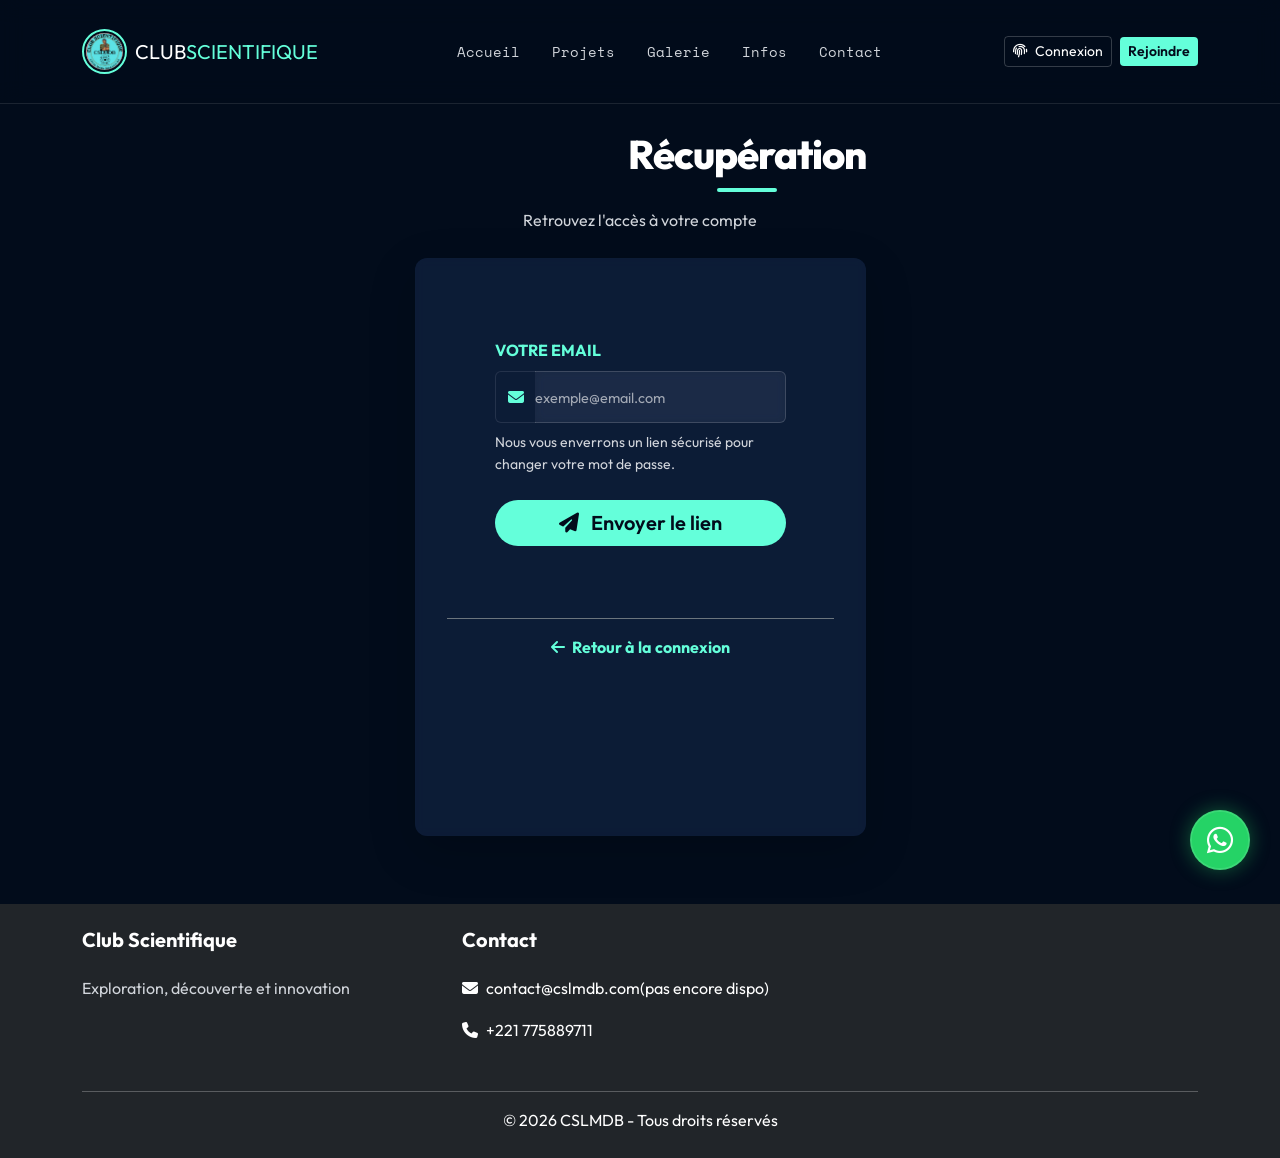
<file: mot-de-passe-oublie.html>
<!DOCTYPE html>
<html lang="fr">
<head>
    <meta charset="UTF-8">
    <meta name="viewport" content="width=device-width, initial-scale=1.0">
    <title>Club Scientifique - Mot de passe oublié</title>
    
    <!-- Bootstrap CSS -->
    <link href="https://cdn.jsdelivr.net/npm/bootstrap@5.3.0/dist/css/bootstrap.min.css" rel="stylesheet">
    
    <!-- Font Awesome -->
    <link rel="stylesheet" href="https://cdnjs.cloudflare.com/ajax/libs/font-awesome/6.4.0/css/all.min.css">
    
    <!-- Google Fonts: Outfit (Titres modernes) & Space Mono (Tech/Code) -->
    <link href="https://fonts.googleapis.com/css2?family=Outfit:wght@300;400;600;800&family=Space+Mono:ital,wght@0,400;0,700;1,400&display=swap" rel="stylesheet">
    
    <!-- Custom Style Masterclass (Versionned to force refresh) -->
    <link rel="stylesheet" href="css/style.css?v=2">
    
    <!-- Fail-safe styles in case CSS fails to load -->
    <style>
        img { max-width: 100%; height: auto; }
        .logo-container img { max-height: 50px; }
        body { background-color: #020c1b; color: #ccd6f6; } /* Match theme */
    </style>
</head>
</head>
<body class="d-flex flex-column min-vh-100">

        
    <!-- Navbar Masterclass (Glassmorphism + Sticky) -->
    <header class="fixed-top header-glass">
        <nav class="navbar navbar-expand-lg navbar-dark">
            <div class="container">
                <a class="navbar-brand d-flex align-items-center gap-2 logotype" href="index.html">
                    <div class="logo-container">
                        <img src="logo.jpg" alt="Logo">
                    </div>
                    <span class="brand-text">CLUB<span class="text-accent">SCIENTIFIQUE</span></span>
                </a>
                
                <button class="navbar-toggler border-0" type="button" data-bs-toggle="collapse" data-bs-target="#navbarMain">
                    <span class="navbar-toggler-icon"></span>
                </button>
                
                <div class="collapse navbar-collapse" id="navbarMain">
                    <ul class="navbar-nav mx-auto mb-2 mb-lg-0 nav-pills-glass">
                        <li class="nav-item">
                            <a class="nav-link " href="index.html">Accueil</a>
                        </li>
                        <li class="nav-item">
                            <a class="nav-link " href="projets.html">Projets</a>
                        </li>
                        <li class="nav-item">
                            <a class="nav-link " href="galerie.html">Galerie</a>
                        </li>
                        <li class="nav-item">
                            <a class="nav-link " href="informations.html">Infos</a>
                        </li>
                        <li class="nav-item">
                            <a class="nav-link " href="contact.html">Contact</a>
                        </li>
                    </ul>
                    
                    <div class="d-flex align-items-center gap-2">
                                                    <a href="connexion.html" class="btn btn-sm btn-glass-primary">
                                <i class="fas fa-fingerprint me-2"></i>Connexion
                            </a>
                            <a href="devenir-membre.html" class="btn btn-sm btn-accent">
                                Rejoindre
                            </a>
                                            </div>
                </div>
            </div>
        </nav>
    </header>
    <!-- Spacer pour éviter que le contenu ne soit caché par la navbar fixe -->
    <div style="height: 80px;"></div> 
    
    <main class="main-content flex-grow-1">
        
        

<div class="container">
    <div class="row justify-content-center mb-5 pb-5" style="margin-top: 50px;">
        <div class="col-lg-5 col-md-7">
            <div class="text-center mb-4">
                <h1 class="page-title-glass mb-3">Récupération</h1>
                <p class="text-muted">Retrouvez l'accès à votre compte</p>
            </div>

            <div class="card-glass shadow-lg border-0 overflow-hidden">
                <div class="card-body p-4 p-md-5">
                    
                                        <form method="post" action="https://cslmdb.up.railway.app/mot-de-passe-oublie.php">
                        <div class="mb-4">
                            <label for="email" class="form-label text-accent text-uppercase fw-bold">Votre Email</label>
                            <div class="input-group">
                                <span class="input-group-text bg-transparent border-end-0 text-accent" style="border-color: rgba(255,255,255,0.1);">
                                    <i class="fas fa-envelope"></i>
                                </span>
                                <input type="email" class="form-control form-control-glass border-start-0 ps-0" id="email" name="email" required placeholder="exemple@email.com" value="">
                            </div>
                            <div class="form-text text-muted mt-2">Nous vous enverrons un lien sécurisé pour changer votre mot de passe.</div>
                        </div>
                        
                        <div class="d-grid mb-4">
                            <button type="submit" class="btn btn-accent btn-lg rounded-pill">
                                <i class="fas fa-paper-plane me-2"></i> Envoyer le lien
                            </button>
                        </div>
                    </form>
                                    </div>
                <div class="card-footer bg-transparent border-top border-secondary text-center py-3">
                    <p class="mb-0 text-white"><a href="connexion.html" class="text-accent fw-bold text-decoration-none"><i class="fas fa-arrow-left me-1"></i> Retour à la connexion</a></p>
                </div>
            </div>
        </div>
    </div>
</div>

<div style="height: 100px;"></div>

    </main>
    <footer class="bg-dark text-white py-4 mt-auto">
        <div class="container">
            <div class="row">
                <div class="col-md-4 mb-3">
                    <h5>Club Scientifique</h5>
                    <p class="text-muted">Exploration, découverte et innovation</p>
                </div>
                <div class="col-md-4 mb-3">
                    <h5>Contact</h5>
                    <p><i class="fas fa-envelope me-2"></i>contact@cslmdb.com(pas encore dispo)</p>
                    <p><i class="fas fa-phone me-2"></i>+221 775889711</p>
                </div>
            </div>
            <hr>
            <div class="text-center">
                <p class="mb-0">&copy; 2026 CSLMDB - Tous droits réservés</p>
            </div>
        </div>
    </footer>
    
    <!-- WhatsApp Floating Button -->
    <a href="https://chat.whatsapp.com/BSFSXUpOibU4TiYzw2WKTN" class="whatsapp-btn" target="_blank" title="Rejoindre le groupe WhatsApp">
        <div class="whatsapp-pulse"></div>
        <i class="fab fa-whatsapp"></i>
    </a>

    <!-- Bootstrap Bundle with Popper -->
    <script src="https://cdn.jsdelivr.net/npm/bootstrap@5.3.0/dist/js/bootstrap.bundle.min.js"></script>
    <!-- Script JavaScript principal -->
    <script src="js/script.js?v=2"></script>

    
</body>
</html>
</file>
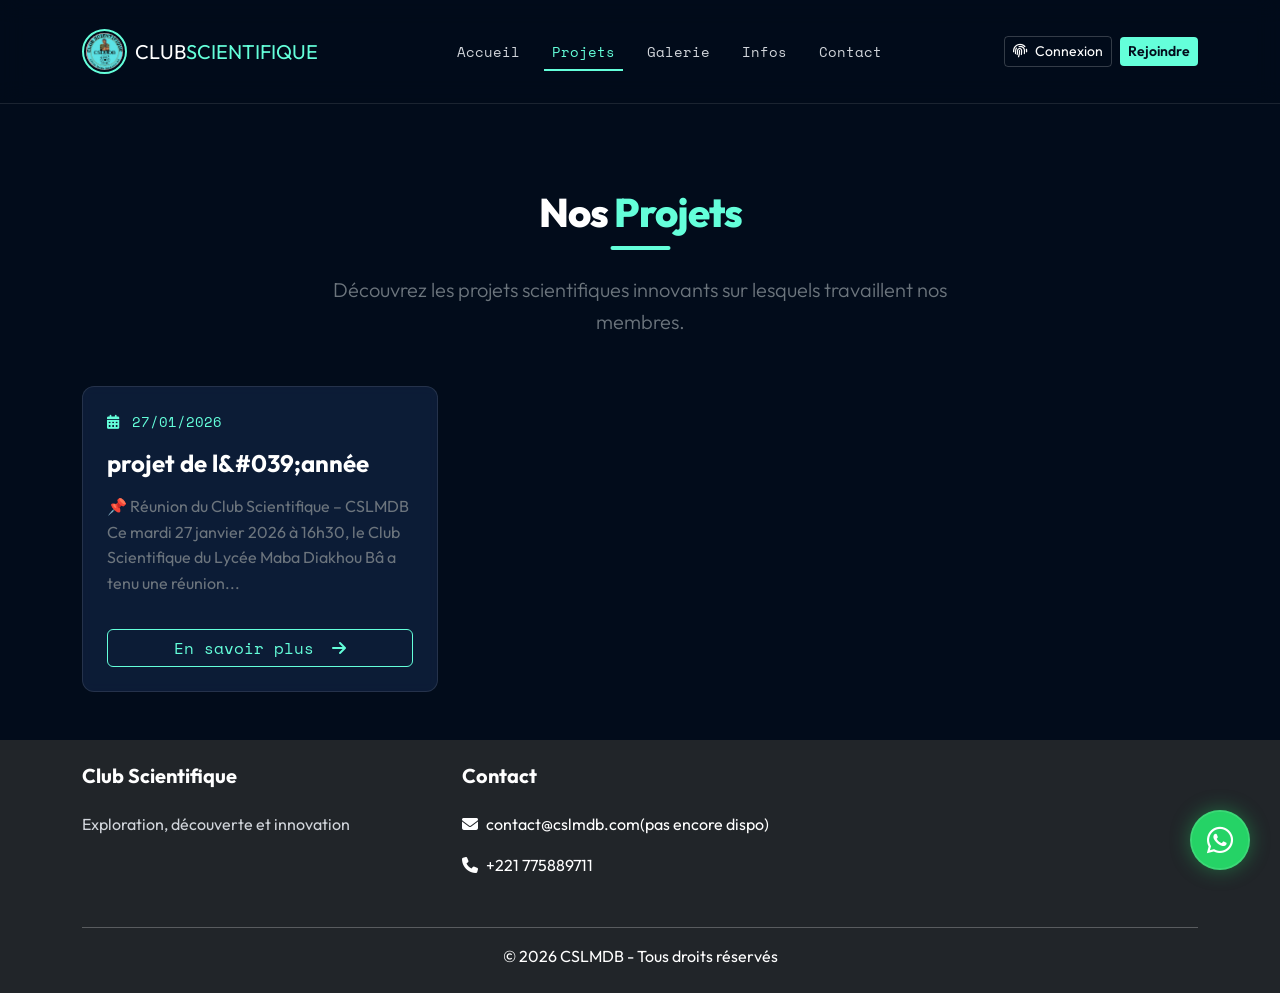
<file: projets.html>
<!DOCTYPE html>
<html lang="fr">
<head>
    <meta charset="UTF-8">
    <meta name="viewport" content="width=device-width, initial-scale=1.0">
    <title>Club Scientifique - Nos projets scientifiques</title>
    
    <!-- Bootstrap CSS -->
    <link href="https://cdn.jsdelivr.net/npm/bootstrap@5.3.0/dist/css/bootstrap.min.css" rel="stylesheet">
    
    <!-- Font Awesome -->
    <link rel="stylesheet" href="https://cdnjs.cloudflare.com/ajax/libs/font-awesome/6.4.0/css/all.min.css">
    
    <!-- Google Fonts: Outfit (Titres modernes) & Space Mono (Tech/Code) -->
    <link href="https://fonts.googleapis.com/css2?family=Outfit:wght@300;400;600;800&family=Space+Mono:ital,wght@0,400;0,700;1,400&display=swap" rel="stylesheet">
    
    <!-- Custom Style Masterclass (Versionned to force refresh) -->
    <link rel="stylesheet" href="css/style.css?v=2">
    
    <!-- Fail-safe styles in case CSS fails to load -->
    <style>
        img { max-width: 100%; height: auto; }
        .logo-container img { max-height: 50px; }
        body { background-color: #020c1b; color: #ccd6f6; } /* Match theme */
    </style>
</head>
</head>
<body class="d-flex flex-column min-vh-100">

        
    <!-- Navbar Masterclass (Glassmorphism + Sticky) -->
    <header class="fixed-top header-glass">
        <nav class="navbar navbar-expand-lg navbar-dark">
            <div class="container">
                <a class="navbar-brand d-flex align-items-center gap-2 logotype" href="index.html">
                    <div class="logo-container">
                        <img src="logo.jpg" alt="Logo">
                    </div>
                    <span class="brand-text">CLUB<span class="text-accent">SCIENTIFIQUE</span></span>
                </a>
                
                <button class="navbar-toggler border-0" type="button" data-bs-toggle="collapse" data-bs-target="#navbarMain">
                    <span class="navbar-toggler-icon"></span>
                </button>
                
                <div class="collapse navbar-collapse" id="navbarMain">
                    <ul class="navbar-nav mx-auto mb-2 mb-lg-0 nav-pills-glass">
                        <li class="nav-item">
                            <a class="nav-link " href="index.html">Accueil</a>
                        </li>
                        <li class="nav-item">
                            <a class="nav-link active" href="projets.html">Projets</a>
                        </li>
                        <li class="nav-item">
                            <a class="nav-link " href="galerie.html">Galerie</a>
                        </li>
                        <li class="nav-item">
                            <a class="nav-link " href="informations.html">Infos</a>
                        </li>
                        <li class="nav-item">
                            <a class="nav-link " href="contact.html">Contact</a>
                        </li>
                    </ul>
                    
                    <div class="d-flex align-items-center gap-2">
                                                    <a href="connexion.html" class="btn btn-sm btn-glass-primary">
                                <i class="fas fa-fingerprint me-2"></i>Connexion
                            </a>
                            <a href="devenir-membre.html" class="btn btn-sm btn-accent">
                                Rejoindre
                            </a>
                                            </div>
                </div>
            </div>
        </nav>
    </header>
    <!-- Spacer pour éviter que le contenu ne soit caché par la navbar fixe -->
    <div style="height: 80px;"></div> 
    
    <main class="main-content flex-grow-1">
        
        

    <div class="container py-5" style="margin-top: 60px;">
        <h1 class="page-title-glass mb-4">Nos <span class="text-accent">Projets</span></h1>
        
        <p class="lead text-center text-secondary mb-5" style="max-width: 700px; margin: 0 auto;">
            Découvrez les projets scientifiques innovants sur lesquels travaillent nos membres.
        </p>
        
                    <div class="row row-cols-1 row-cols-md-2 row-cols-lg-3 g-4">
                                    <div class="col">
                        <div class="card-glass h-100 p-0 overflow-hidden d-flex flex-column group-hover-effect">
                            <div class="card-body p-4 d-flex flex-column h-100">
                                <div class="text-accent mb-3 text-mono small">
                                    <i class="fas fa-calendar-alt me-1"></i> 27/01/2026                                </div>
                                <h4 class="card-title text-white">projet de l&amp;#039;année</h4>
                                <p class="text-secondary flex-grow-1">
                                    📌 Réunion du Club Scientifique – CSLMDB
Ce mardi 27 janvier 2026 à 16h30, le Club Scientifique du Lycée Maba Diakhou Bâ a tenu une réunion...                                </p>
                                <a href="projets.html?id=2" class="btn btn-glass w-100 mt-3 align-self-end">
                                    En savoir plus <i class="fas fa-arrow-right ms-2"></i>
                                </a>
                            </div>
                        </div>
                    </div>
                            </div>
            </div>


    </main>
    <footer class="bg-dark text-white py-4 mt-auto">
        <div class="container">
            <div class="row">
                <div class="col-md-4 mb-3">
                    <h5>Club Scientifique</h5>
                    <p class="text-muted">Exploration, découverte et innovation</p>
                </div>
                <div class="col-md-4 mb-3">
                    <h5>Contact</h5>
                    <p><i class="fas fa-envelope me-2"></i>contact@cslmdb.com(pas encore dispo)</p>
                    <p><i class="fas fa-phone me-2"></i>+221 775889711</p>
                </div>
            </div>
            <hr>
            <div class="text-center">
                <p class="mb-0">&copy; 2026 CSLMDB - Tous droits réservés</p>
            </div>
        </div>
    </footer>
    
    <!-- WhatsApp Floating Button -->
    <a href="https://chat.whatsapp.com/BSFSXUpOibU4TiYzw2WKTN" class="whatsapp-btn" target="_blank" title="Rejoindre le groupe WhatsApp">
        <div class="whatsapp-pulse"></div>
        <i class="fab fa-whatsapp"></i>
    </a>

    <!-- Bootstrap Bundle with Popper -->
    <script src="https://cdn.jsdelivr.net/npm/bootstrap@5.3.0/dist/js/bootstrap.bundle.min.js"></script>
    <!-- Script JavaScript principal -->
    <script src="js/script.js?v=2"></script>

    

<script>
const PROJETS_DATA = {"2": {"id": 2, "titre": "projet de l'année", "description": "📌 Réunion du Club Scientifique – CSLMDB\nCe mardi 27 janvier 2026 à 16h30, le Club Scientifique du Lycée Maba Diakhou Bâ a tenu une réunion de planification axée sur l’organisation des activités du club et la préparation stratégique de la JDAS 2026.\nLes échanges ont porté sur : 🔹 Le renforcement des projets scientifiques et numériques\n🔹 Les futures activités et démonstrations pratiques\n🔹 La participation aux concours scientifiques\n🔹 L’anticipation des épreuves de la JDAS (Maths, PC, SVT, Codage, SIG…)\nLe club poursuit son engagement pour développer l’esprit scientifique, les compétences numériques et la culture technologique chez les élèves.\n🚀 La science en action, l’avenir en préparation !\n#ClubScientifique #CSLMDB #JDAS2026 #Science #Innovation #Éducation", "date": "27/01/2026"}};
document.addEventListener("DOMContentLoaded", function() {
    const params = new URLSearchParams(window.location.search);
    const id = params.get("id");
    if (id && PROJETS_DATA[id]) {
        const p = PROJETS_DATA[id];
        const container = document.querySelector("main .container");
        if (container) {
            const paras = p.description.split("\n").filter(l => l.trim() !== "").map(l => `<p>${l.replace(/</g,"&lt;")}</p>`).join("");
            container.innerHTML = `
                <nav aria-label="breadcrumb" class="mb-4">
                    <ol class="breadcrumb">
                        <li class="breadcrumb-item"><a href="projets.html" class="text-accent text-decoration-none">Nos projets</a></li>
                        <li class="breadcrumb-item active text-secondary" aria-current="page">${p.titre}</li>
                    </ol>
                </nav>
                <div class="content-glass-box">
                    <div class="d-flex align-items-center justify-content-between mb-4 border-bottom border-secondary pb-3" style="border-color: rgba(255,255,255,0.1) !important;">
                        <h1 class="h2 text-white mb-0">${p.titre}</h1>
                        <span class="text-accent text-mono"><i class="fas fa-calendar-alt me-2"></i>${p.date}</span>
                    </div>
                    <div class="text-secondary" style="font-size: 1.1rem; line-height: 1.8;">
                        ${paras}
                    </div>
                    <div class="mt-5 pt-3 border-top" style="border-color: rgba(255,255,255,0.1) !important;">
                        <h4 class="text-white mb-3">Participer à ce projet ?</h4>
                        <a href="contact.html" class="btn btn-accent">Nous contacter</a>
                    </div>
                </div>
                <div class="text-center mt-4">
                    <a href="projets.html" class="btn btn-glass"><i class="fas fa-arrow-left me-2"></i> Retour à la liste</a>
                </div>
            `;
        }
    }
});
</script>

</body>
</html>
</file>
<file: css/style.css>
/*
 * MASTERCLASS THEME - CLUB SCIENTIFIQUE
 * Concept: Dark Science, Glassmorphism, Neon Accents, 3D
 */

/* ---------------------------------------------------- */
/* --- 1. VARIABLES & CONFIGURATION --- */
/* ---------------------------------------------------- */
:root {
    /* -- Palette Dark Science -- */
    --bg-deep: #020c1b;
    /* Fond ultra sombre, presque noir */
    --bg-card: rgba(17, 34, 64, 0.75);
    /* Bleu nuit délavé pour les cartes */
    --bg-glass: rgba(10, 25, 47, 0.7);
    /* Verre sombre pour navbar */

    /* -- Accents Néons -- */
    --accent-cyan: #64ffda;
    /* Cyan électrique - Principal activateur */
    --accent-blue: #57cbff;
    /* Bleu ciel technologique */
    --accent-purple: #bd93f9;
    /* Violet cosmos pour la profondeur */

    /* -- Typographie -- */
    --font-heading: 'Outfit', sans-serif;
    --font-mono: 'Space Mono', monospace;
    --text-primary: #ffffff;
    /* Blanc pur pour le texte principal */
    --text-secondary: #d1d5db;
    /* Gris très clair (presque blanc) pour les textes secondaires */

    /* -- Effets -- */
    --glass-border: 1px solid rgba(255, 255, 255, 0.1);
    --neon-glow: 0 0 10px rgba(100, 255, 218, 0.3);
    --transition-smooth: all 0.3s cubic-bezier(0.645, 0.045, 0.355, 1);
}

/* ---------------------------------------------------- */
/* --- 2. GLOBAL RESET & BASE --- */
/* ---------------------------------------------------- */
body {
    background-color: var(--bg-deep);
    color: var(--text-primary);
    font-family: var(--font-heading);
    line-height: 1.6;
    overflow-x: hidden;
    /* Évite les scrollbars horizontales dues aux anims */
}

h1,
h2,
h3,
h4,
h5,
h6 {
    color: var(--text-primary);
    font-weight: 700;
    margin-bottom: 1.5rem;
}

h1,
.display-txt {
    font-weight: 800;
    letter-spacing: -1px;
}

a {
    color: var(--accent-cyan);
    text-decoration: none;
    transition: var(--transition-smooth);
}

a:hover {
    color: var(--accent-blue);
    text-shadow: var(--neon-glow);
}

.text-accent {
    color: var(--accent-cyan) !important;
}

.text-mono {
    font-family: var(--font-mono);
}

.text-muted {
    color: var(--text-secondary) !important;
}

/* ---------------------------------------------------- */
/* --- 3. COMPONENTS: NAVBAR & HEADER --- */
/* ---------------------------------------------------- */
.header-glass {
    backdrop-filter: blur(12px);
    -webkit-backdrop-filter: blur(12px);
    background: rgba(2, 12, 27, 0.85);
    border-bottom: var(--glass-border);
    padding: 1rem 0;
    transition: var(--transition-smooth);
}

.navbar-brand .logotype {
    font-size: 1.4rem;
    font-weight: 700;
    letter-spacing: 1px;
}

.logo-container img {
    height: 45px;
    width: 45px;
    border-radius: 50%;
    border: 2px solid var(--accent-cyan);
    padding: 2px;
    background: var(--bg-deep);
}

/* Navigation Links Style */
.nav-pills-glass .nav-link {
    color: var(--text-secondary) !important;
    font-family: var(--font-mono);
    font-size: 0.9rem;
    margin: 0 0.5rem;
    position: relative;
    padding: 0.5rem 1rem;
}

.nav-pills-glass .nav-link::before {
    content: '';
    position: absolute;
    bottom: 0;
    left: 0;
    width: 0%;
    height: 2px;
    background: var(--accent-cyan);
    transition: var(--transition-smooth);
}

.nav-pills-glass .nav-link:hover::before,
.nav-pills-glass .nav-link.active::before {
    width: 100%;
}

.nav-pills-glass .nav-link:hover,
.nav-pills-glass .nav-link.active {
    color: var(--accent-cyan) !important;
}

/* Boutons Navigation */
.btn-glass {
    background: rgba(100, 255, 218, 0.1);
    color: var(--accent-cyan);
    border: 1px solid var(--accent-cyan);
    font-family: var(--font-mono);
}

.btn-glass:hover {
    background: rgba(100, 255, 218, 0.2);
    box-shadow: var(--neon-glow);
    color: var(--accent-cyan);
}

.btn-glass-primary {
    color: var(--text-primary);
    border: 1px solid rgba(255, 255, 255, 0.2);
}

.btn-glass-primary:hover {
    background: rgba(255, 255, 255, 0.1);
    color: #fff;
}

.btn-accent {
    background: var(--accent-cyan);
    color: var(--bg-deep);
    font-weight: 700;
    border: none;
}

.btn-accent:hover {
    background: var(--accent-blue);
    transform: translateY(-2px);
    box-shadow: 0 4px 15px rgba(100, 255, 218, 0.4);
}

/* ---------------------------------------------------- */
/* --- 4. HERO SECTION (CANVAS) --- */
/* ---------------------------------------------------- */
#hero-canvas-container {
    position: relative;
    width: 100%;
    height: 85vh;
    /* Hauteur immersive */
    overflow: hidden;
    display: flex;
    align-items: center;
    justify-content: center;
    background: radial-gradient(circle at center, #112240 0%, #020c1b 100%);
}

#bg-canvas {
    position: absolute;
    top: 0;
    left: 0;
    width: 100%;
    height: 100%;
    z-index: 1;
}

.hero-content {
    position: relative;
    z-index: 2;
    /* Au-dessus du canvas */
    text-align: center;
    max-width: 900px;
    padding: 0 20px;
}

.hero-super-title {
    font-family: var(--font-mono);
    color: var(--accent-cyan);
    font-size: 1.1rem;
    margin-bottom: 1.5rem;
    display: inline-block;
    border: 1px solid var(--accent-cyan);
    padding: 0.5rem 1rem;
    border-radius: 4px;
    background: rgba(100, 255, 218, 0.1);
}

.hero-title {
    font-size: 4.5rem;
    line-height: 1.1;
    margin-bottom: 1.5rem;
    color: #fff;
    text-shadow: 0 10px 30px rgba(2, 12, 27, 0.7);
}

.hero-subtitle {
    font-size: 1.3rem;
    color: var(--text-secondary);
    max-width: 600px;
    margin: 0 auto 2.5rem auto;
}

/* ---------------------------------------------------- */
/* --- 5. SWIPER 3D CAROUSEL (FIXES) --- */
/* ---------------------------------------------------- */
.swiper-3d-container {
    padding: 2rem 0 4rem;
    /* Adjusted padding */
    perspective: 1000px;
    overflow: hidden;
    /* Prevent overflow explosion */
}

/* Force dimensions for 3D Swiper to work correctly */
.swiper {
    width: 100%;
    max-width: 1000px;
    /* Constrain max width */
    margin: 0 auto;
    padding-top: 50px;
    padding-bottom: 50px;
}

.swiper-slide {
    background-position: center;
    background-size: cover;
    /* width: 300px !important; REMOVED to allow Swiper auto-sizing */
    height: 400px;
    /* Fixed height is usually fine/good for consistency */
    border-radius: 15px;
    background: var(--bg-card);
    border: var(--glass-border);
    overflow: hidden;
    /* Ensure content stays inside */
    display: flex;
    align-items: center;
    justify-content: center;
    position: relative;
    /* Needed for absolute positioning of children */
}

/* Image handling */
.swiper-slide img {
    display: block;
    width: 100%;
    height: 100%;
    object-fit: cover;
    /* Cover is key for varying sizes */
    transition: transform 0.5s ease;
}

.swiper-slide:hover img {
    transform: scale(1.1);
}

.slide-content {
    position: absolute;
    bottom: 0;
    left: 0;
    width: 100%;
    padding: 20px;
    background: linear-gradient(to top, rgba(2, 12, 27, 0.95), transparent);
    transform: translateY(100%);
    transition: transform 0.3s ease;
    z-index: 10;
}

.swiper-slide:hover .slide-content {
    transform: translateY(0);
}

.swiper-pagination-bullet {
    background: var(--text-secondary);
    opacity: 0.5;
}

.swiper-pagination-bullet-active {
    background: var(--accent-cyan);
    opacity: 1;
}

/* ---------------------------------------------------- */
/* --- 6. GLASS CARDS (Hover 3D) --- */
/* ---------------------------------------------------- */
.card-glass {
    background: var(--bg-card);
    backdrop-filter: blur(5px);
    border: var(--glass-border);
    border-radius: 12px;
    padding: 2rem;
    transition: var(--transition-smooth);
    height: 100%;
    position: relative;
    overflow: hidden;
    z-index: 1;
}

/* Glow Effect on Hover */
.card-glass::before {
    content: '';
    position: absolute;
    top: 0;
    left: 0;
    width: 100%;
    height: 100%;
    background: radial-gradient(800px circle at var(--mouse-x) var(--mouse-y), rgba(255, 255, 255, 0.06), transparent 40%);
    z-index: 2;
    opacity: 0;
    transition: opacity 0.3s;
    pointer-events: none;
    /* Let clicks pass through */
}

.card-glass:hover::before {
    opacity: 1;
}

.card-glass:hover {
    transform: translateY(-10px);
    box-shadow: 0 20px 30px -15px rgba(2, 12, 27, 0.7);
    border-color: var(--accent-cyan);
}

.card-icon {
    font-size: 3rem;
    color: var(--accent-cyan);
    margin-bottom: 1.5rem;
}

.card-title {
    color: #fff;
    margin-bottom: 1rem;
}

/* ---------------------------------------------------- */
/* --- 7. UTILITIES & ANIMATIONS --- */
/* ---------------------------------------------------- */
.section-title,
.page-title-glass {
    /* Added page-title-glass shared style */
    font-size: 2.5rem;
    text-align: center;
    margin-bottom: 3rem;
    position: relative;
    display: inline-block;
    left: 50%;
    transform: translateX(-50%);
    color: #fff;
}

.section-title::after,
.page-title-glass::after {
    content: '';
    display: block;
    width: 60px;
    height: 4px;
    background: var(--accent-cyan);
    margin: 10px auto 0;
    border-radius: 2px;
}

.content-glass-box {
    /* Generic box for pages content */
    background: rgba(17, 34, 64, 0.4);
    backdrop-filter: blur(10px);
    border: 1px solid rgba(255, 255, 255, 0.05);
    border-radius: 10px;
    padding: 2rem;
    margin-bottom: 2rem;
}

.container-glass {
    max-width: 1200px;
    margin: 0 auto;
}

/* Breadcrumb Styling */
.breadcrumb {
    background: transparent;
    padding: 0;
}

.breadcrumb-item a {
    color: var(--accent-cyan);
}

.breadcrumb-item.active {
    color: var(--text-secondary);
}

/* Tabs Styling (Galerie) */
.nav-tabs {
    border-bottom: 1px solid rgba(255, 255, 255, 0.1);
}

.nav-tabs .nav-link {
    color: var(--text-secondary);
    border: none;
    background: transparent;
    font-family: var(--font-mono);
}

.nav-tabs .nav-link:hover {
    color: var(--accent-cyan);
}

.nav-tabs .nav-link.active {
    color: var(--accent-cyan);
    background: rgba(100, 255, 218, 0.05);
    border-bottom: 2px solid var(--accent-cyan);
}

/* Alerts Glass */
.glass-alert {
    background: rgba(100, 255, 218, 0.1);
    border: 1px solid var(--accent-cyan);
    color: var(--accent-cyan);
}

/* Form Controls Glass */
/* Form Controls Glass */
.form-control-glass {
    background-color: rgba(255, 255, 255, 0.05);
    /* Use background-color to allow separate background-image (arrow) for selects */
    border: 1px solid rgba(255, 255, 255, 0.2);
    color: #ffffff;
    /* Pure white text */
    backdrop-filter: blur(5px);
    font-size: 1rem;
    padding: 0.8rem 1rem;
}

.form-control-glass:focus {
    background-color: rgba(255, 255, 255, 0.1);
    border-color: var(--accent-cyan);
    box-shadow: 0 0 15px rgba(100, 255, 218, 0.3);
    color: #ffffff;
}

.form-control-glass::placeholder {
    color: rgba(255, 255, 255, 0.6);
    /* Much brighter placeholder */
    font-size: 0.9rem;
}

/* Fix for Select Dropdowns */
select.form-control-glass {
    background-image: url("data:image/svg+xml,%3csvg xmlns='http://www.w3.org/2000/svg' viewBox='0 0 16 16'%3e%3cpath fill='none' stroke='%2364ffda' stroke-linecap='round' stroke-linejoin='round' stroke-width='2' d='M2 5l6 6 6-6'/%3e%3c/svg%3e");
    background-repeat: no-repeat;
    background-position: right 0.75rem center;
    background-size: 16px 12px;
    appearance: none;
    /* Remplacer l'apparence par défaut */
    -webkit-appearance: none;
    -moz-appearance: none;
    padding-right: 2.5rem;
    /* Espace pour la flèche */
}

select.form-control-glass option {
    background-color: var(--bg-deep);
    /* Fond sombre pour les options */
    color: var(--text-primary);
}

/* Buttons */
.btn-accent {
    background-color: var(--accent-cyan);
    color: var(--bg-deep);
    font-weight: 600;
    border: none;
    transition: var(--transition-smooth);
}

.btn-accent:hover {
    background-color: var(--accent-blue);
    color: var(--bg-deep);
    box-shadow: var(--neon-glow);
}

.btn-glass {
    background: transparent;
    border: 1px solid var(--accent-cyan);
    color: var(--accent-cyan);
    transition: var(--transition-smooth);
}

.btn-glass:hover {
    background: rgba(100, 255, 218, 0.1);
    color: var(--accent-cyan);
}

/* Responsive adjustments */
@media (max-width: 768px) {
    .hero-title {
        font-size: 3rem;
    }

    .swiper-slide {
        width: 250px !important;
        height: 350px !important;
    }

    .page-title-glass {
        font-size: 2rem;
    }
}

/* WhatsApp Floating Button */
.whatsapp-btn {
    position: fixed;
    bottom: 30px;
    right: 30px;
    background-color: #25d366;
    color: white;
    width: 60px;
    height: 60px;
    border-radius: 50%;
    text-align: center;
    font-size: 30px;
    box-shadow: 0px 0px 20px rgba(37, 211, 102, 0.4);
    z-index: 1000;
    display: flex;
    align-items: center;
    justify-content: center;
    transition: all 0.3s ease;
    border: 2px solid rgba(255, 255, 255, 0.1);
}

.whatsapp-btn:hover {
    transform: scale(1.1);
    background-color: #20ba5a;
    box-shadow: 0px 0px 30px rgba(37, 211, 102, 0.6);
    color: white;
}

.whatsapp-pulse {
    position: absolute;
    width: 100%;
    height: 100%;
    border-radius: 50%;
    border: 2px solid #25d366;
    animation: whatsapp-pulse 2s infinite;
}

@keyframes whatsapp-pulse {
    0% {
        transform: scale(1);
        opacity: 1;
    }

    100% {
        transform: scale(1.5);
        opacity: 0;
    }
}
</file>
